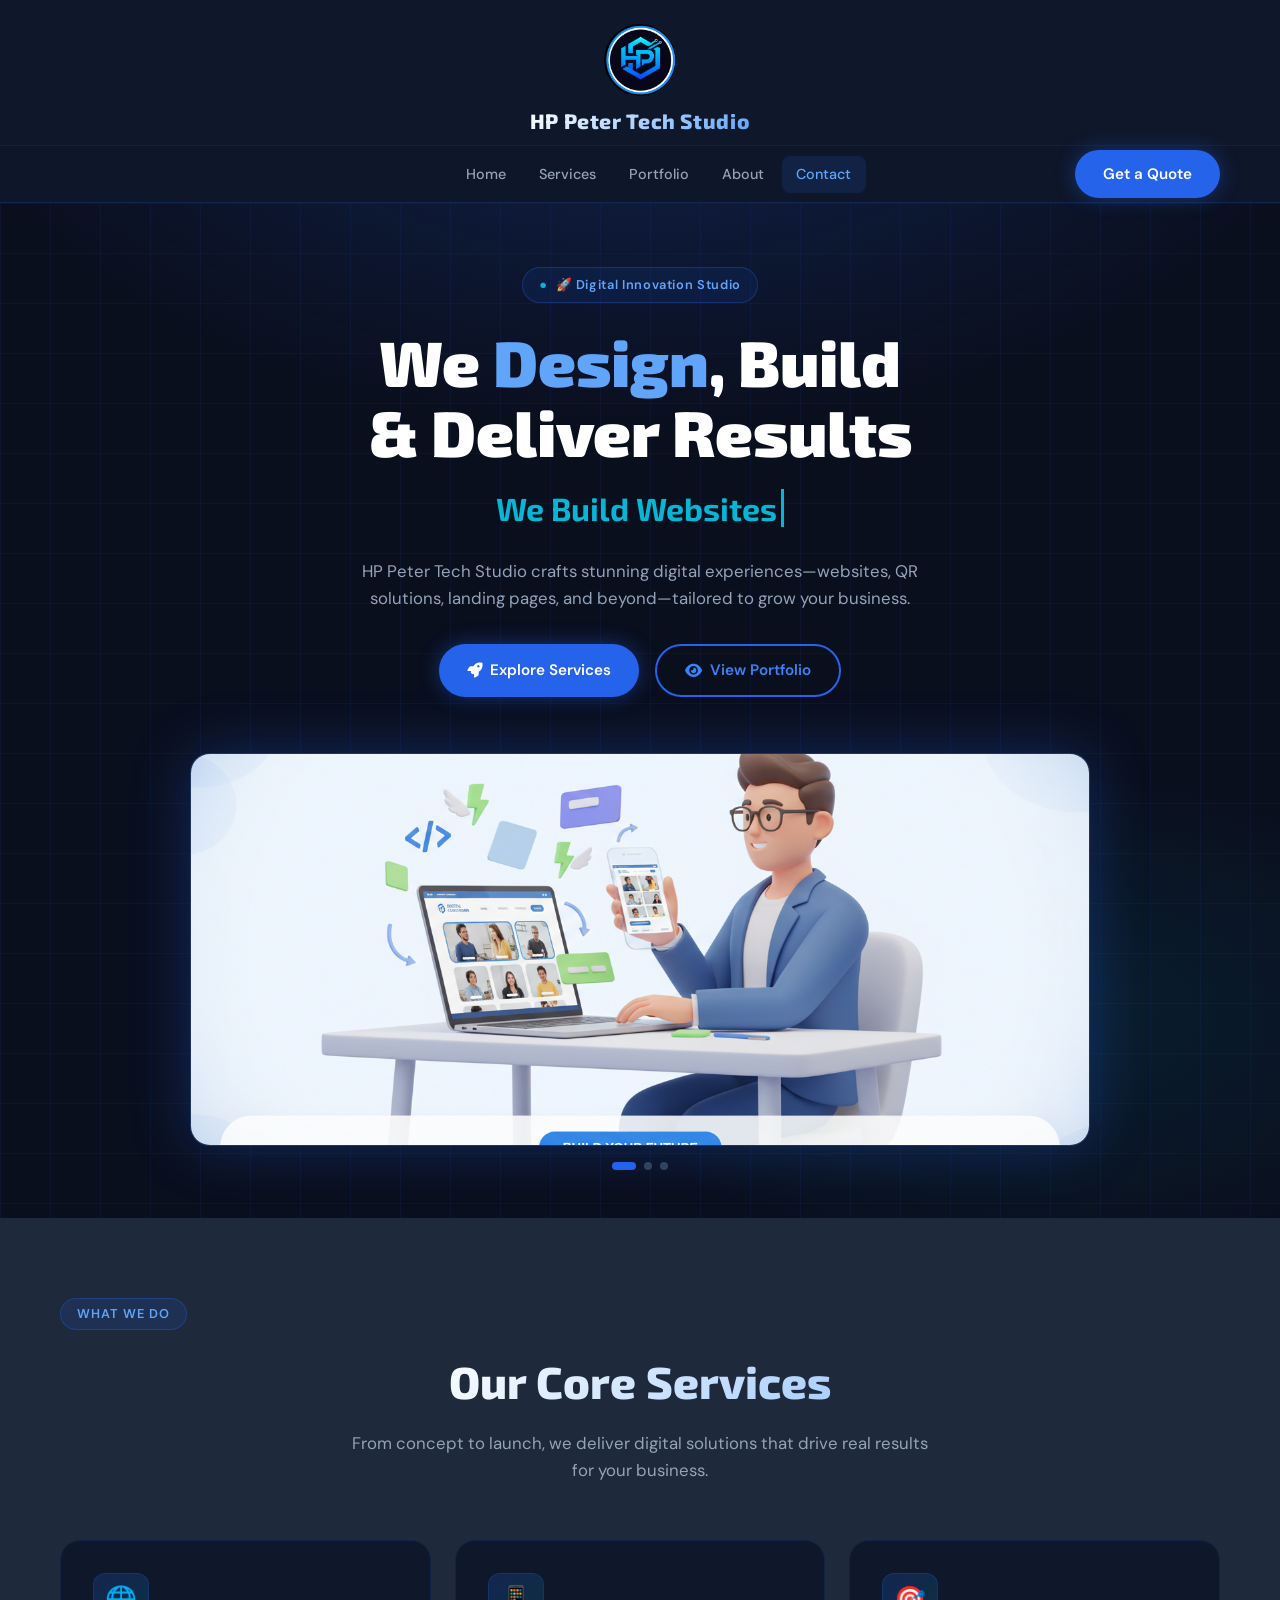
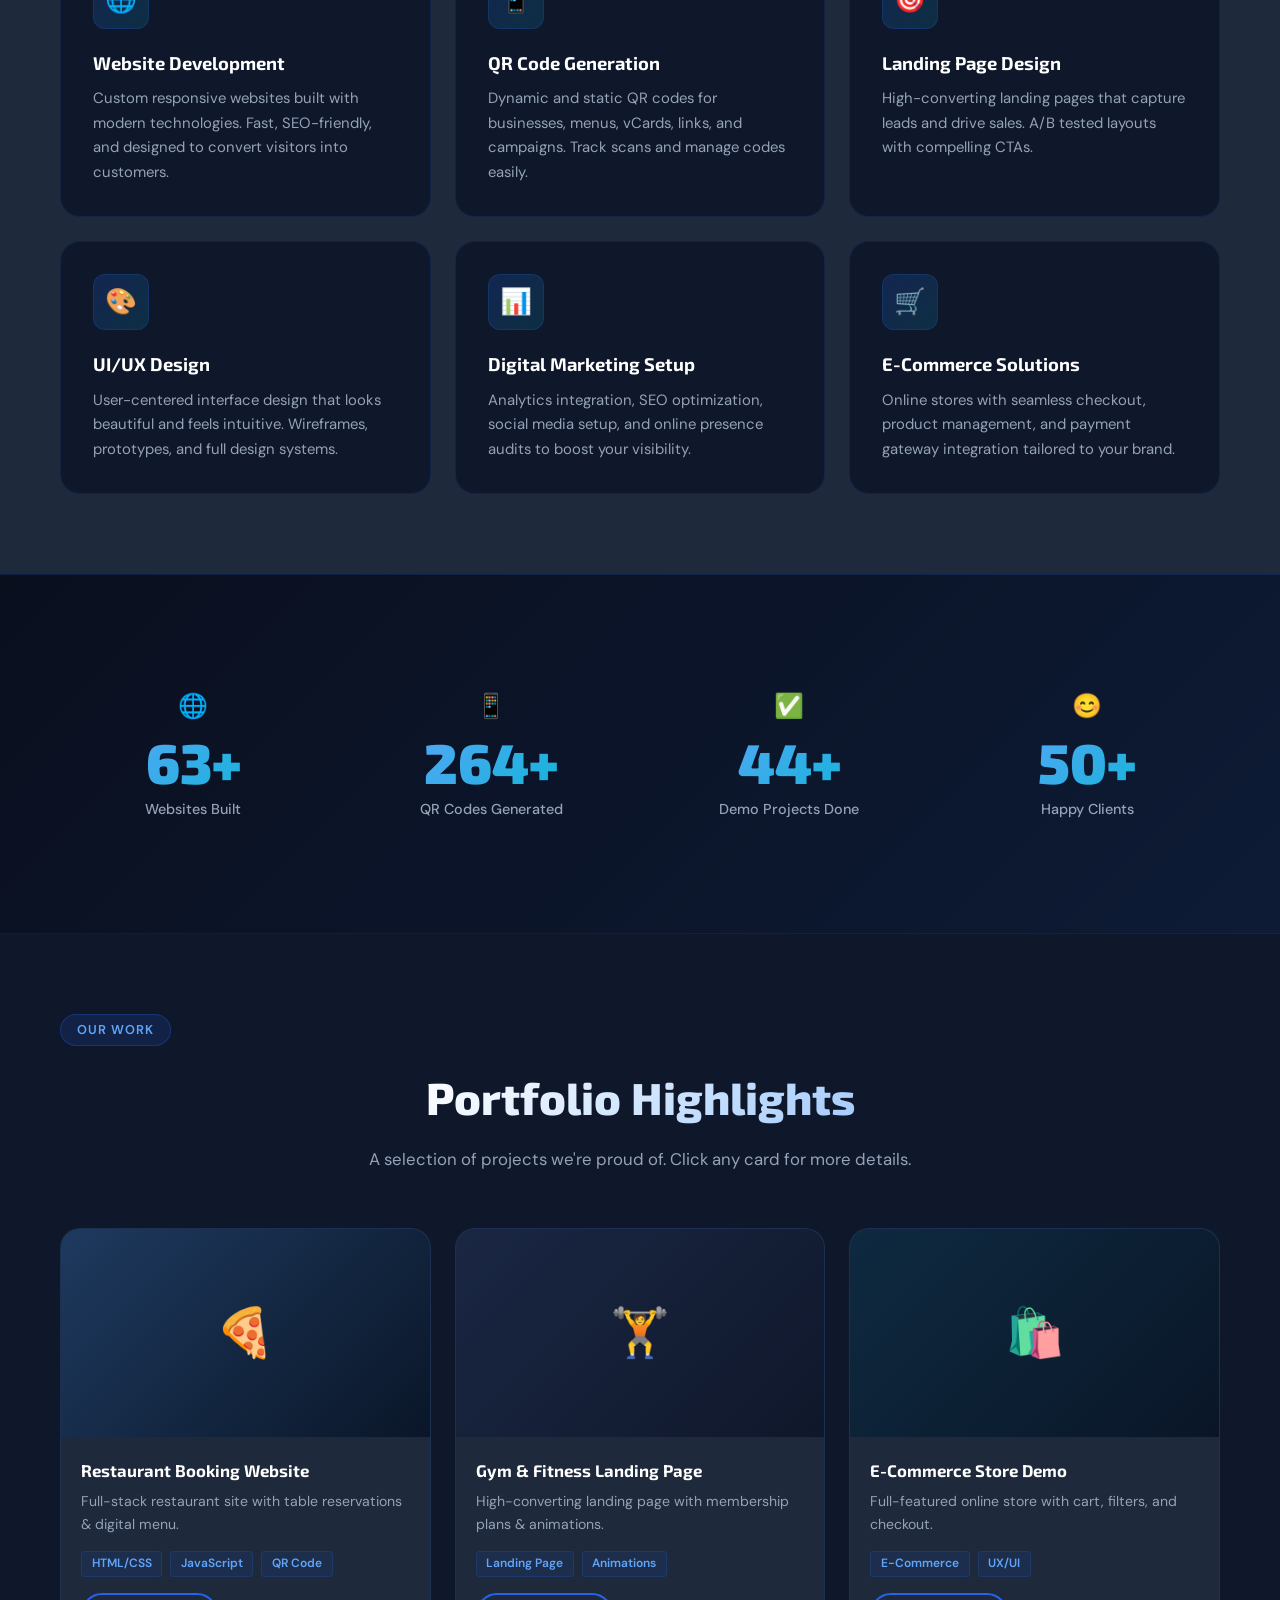
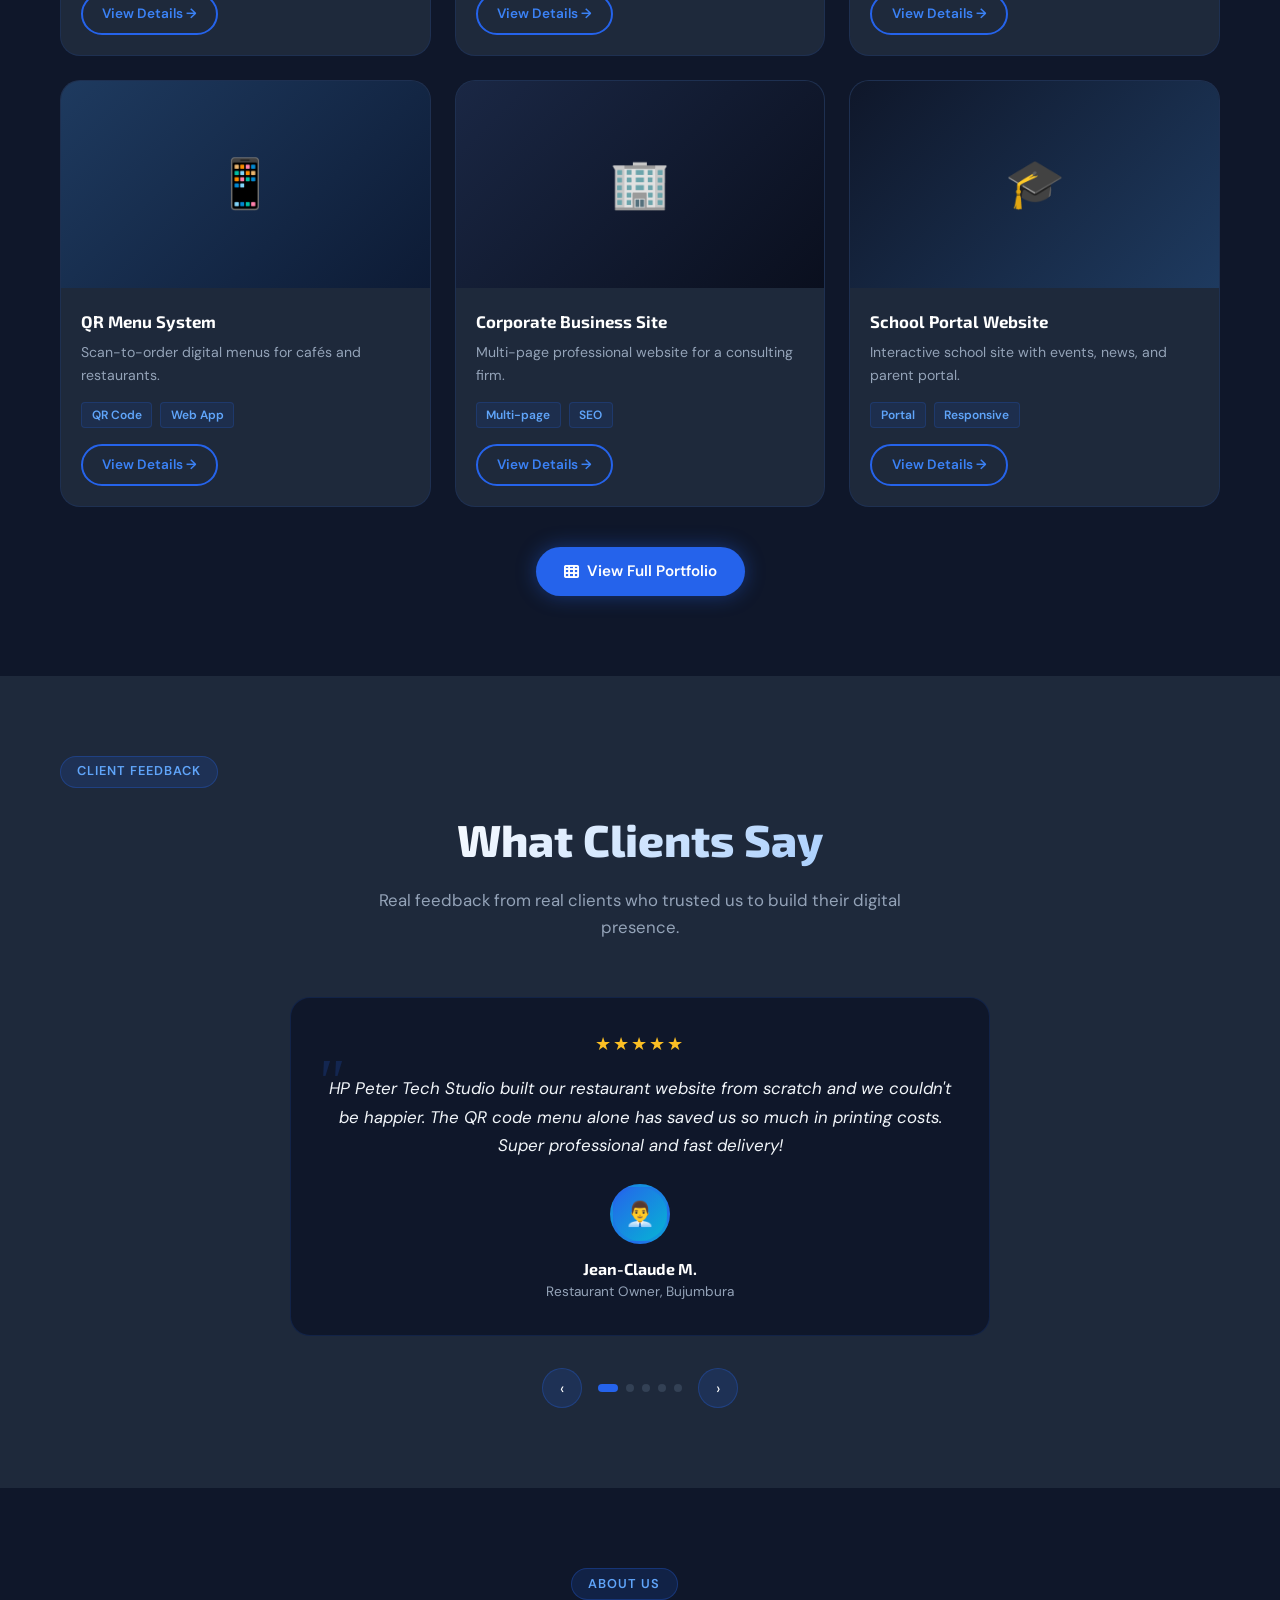
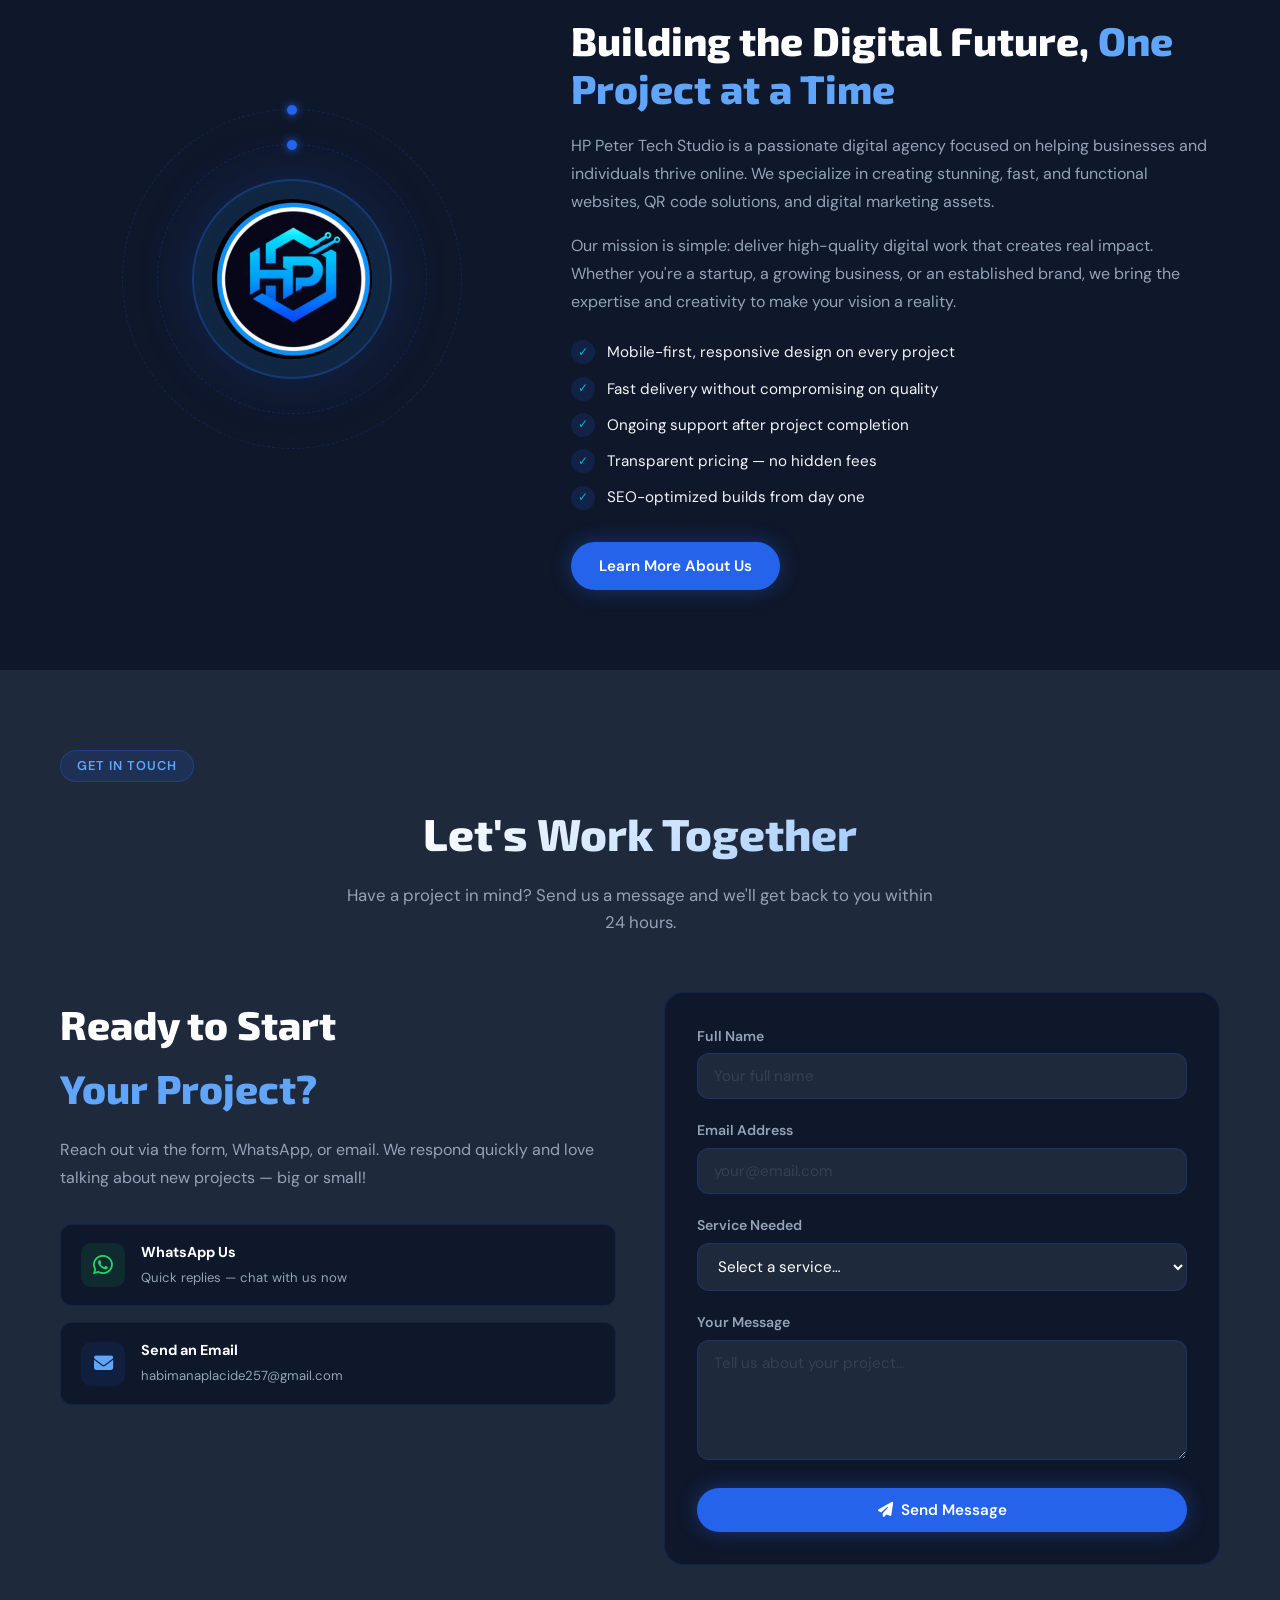
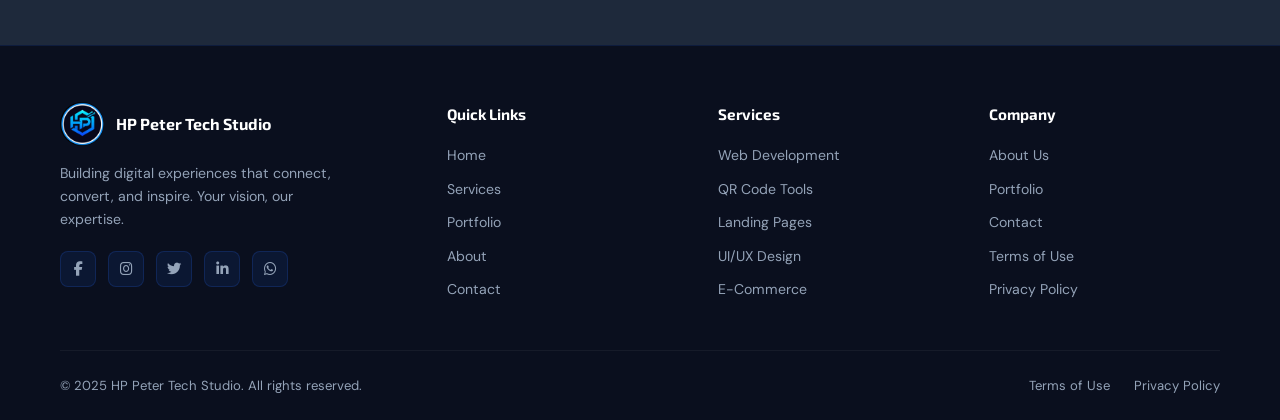
<file: index.html>
<!DOCTYPE html>
<html lang="en">
<head>
  <meta charset="UTF-8" />
  <meta name="viewport" content="width=device-width, initial-scale=1.0" />
  <title>HP Peter Tech Studio | Web Design & Digital Solutions</title>
  <meta name="description" content="HP Peter Tech Studio – Professional web design, QR code generation, landing pages and digital solutions." />
  <link rel="icon" href="images/logo.png" />
  <link rel="preconnect" href="https://fonts.googleapis.com" />
  <link rel="preconnect" href="https://fonts.gstatic.com" crossorigin />
  <link href="https://fonts.googleapis.com/css2?family=Exo+2:wght@400;600;700;800;900&family=DM+Sans:wght@400;500;600&display=swap" rel="stylesheet" />
  <link rel="stylesheet" href="https://cdnjs.cloudflare.com/ajax/libs/font-awesome/6.5.0/css/all.min.css" />
  <link rel="stylesheet" href="style.css" />
</head>
<body>

<!-- ===== SITE HEADER ===== -->
<header id="site-header">
  <div class="container header-inner">
    <img src="images/logo.png" alt="HP Peter Tech Studio Logo" class="header-logo" />
    <span class="header-brand">HP Peter Tech Studio</span>
  </div>
</header>

<!-- ===== NAVBAR ===== -->
<nav id="navbar">
  <div class="container nav-inner">
    <div class="nav-logo-mini">
      <img src="images/logo.png" alt="Logo" />
      <span>HP Peter Tech Studio</span>
    </div>
    <div class="nav-links">
      <a href="#hero" class="active">Home</a>
      <a href="#services">Services</a>
      <a href="#portfolio">Portfolio</a>
      <a href="#about">About</a>
      <a href="#contact">Contact</a>
    </div>
    <a href="#contact" class="btn btn-primary nav-cta">Get a Quote</a>
    <button class="hamburger" aria-label="Toggle menu">
      <span></span><span></span><span></span>
    </button>
  </div>
  <div class="mobile-menu">
    <a href="#hero">Home</a>
    <a href="#services">Services</a>
    <a href="#portfolio">Portfolio</a>
    <a href="#about">About</a>
    <a href="#contact">Contact</a>
    <a href="#contact" class="btn btn-primary" style="margin-top:0.5rem">Get a Quote</a>
  </div>
</nav>

<!-- ===== HERO ===== -->
<section id="hero">
  <div class="hero-bg"></div>
  <div class="hero-grid"></div>
  <div class="hero-content">
    <div class="hero-badge">🚀 Digital Innovation Studio</div>
    <h1 class="hero-title">
      We <span class="blue">Design</span>, Build<br />& Deliver Results
    </h1>
    <div class="hero-typing-wrap">
      We <span id="typed-text"></span>
    </div>
    <p class="hero-desc">
      HP Peter Tech Studio crafts stunning digital experiences—websites, QR solutions, landing pages, and beyond—tailored to grow your business.
    </p>
    <div class="hero-btns">
      <a href="#services" class="btn btn-primary"><i class="fa fa-rocket"></i> Explore Services</a>
      <a href="#portfolio" class="btn btn-outline"><i class="fa fa-eye"></i> View Portfolio</a>
    </div>
  </div>

  <!-- Hero Slider -->
  <div class="hero-slider-wrap">
    <div class="hero-slider">
      <div class="slide active slide-1">
        <div class="slide-content">
          <!--<div class="slide-icon">🌐</div>
          <div class="slide-title">Professional Website Development</div>
          <div class="slide-desc">Modern, fast, and responsive websites built to impress your clients</div>-->
        </div>
      </div>
      <div class="slide slide-2">
        <div class="slide-content">
          <!--<div class="slide-icon">📱</div>
          <div class="slide-title">QR Code Solutions & Tools</div>
          <div class="slide-desc">Custom QR codes for menus, business cards, marketing campaigns and more</div>-->
        </div>
      </div>
      <div class="slide slide-3">
        <div class="slide-content">
          <!--<div class="slide-icon">🎯</div>
          <div class="slide-title">Landing Pages That Convert</div>
          <div class="slide-desc">High-converting landing pages designed to turn visitors into customers</div>-->
        </div>
      </div>
    </div>
    <div class="slider-dots">
      <span class="active"></span>
      <span></span>
      <span></span>
    </div>
  </div>
</section>

<!-- ===== SERVICES ===== -->
<section id="services" class="section">
  <div class="container">
    <span class="tag" data-aos="fade-up">What We Do</span>
    <h2 class="section-title" data-aos="fade-up" data-aos-delay="100">Our Core Services</h2>
    <p class="section-subtitle" data-aos="fade-up" data-aos-delay="150">From concept to launch, we deliver digital solutions that drive real results for your business.</p>
    <div class="services-grid">

      <div class="service-card" data-aos="fade-up" data-aos-delay="0">
        <div class="service-icon">🌐</div>
        <h3>Website Development</h3>
        <p>Custom responsive websites built with modern technologies. Fast, SEO-friendly, and designed to convert visitors into customers.</p>
      </div>

      <div class="service-card" data-aos="fade-up" data-aos-delay="80">
        <div class="service-icon">📱</div>
        <h3>QR Code Generation</h3>
        <p>Dynamic and static QR codes for businesses, menus, vCards, links, and campaigns. Track scans and manage codes easily.</p>
      </div>

      <div class="service-card" data-aos="fade-up" data-aos-delay="160">
        <div class="service-icon">🎯</div>
        <h3>Landing Page Design</h3>
        <p>High-converting landing pages that capture leads and drive sales. A/B tested layouts with compelling CTAs.</p>
      </div>

      <div class="service-card" data-aos="fade-up" data-aos-delay="0">
        <div class="service-icon">🎨</div>
        <h3>UI/UX Design</h3>
        <p>User-centered interface design that looks beautiful and feels intuitive. Wireframes, prototypes, and full design systems.</p>
      </div>

      <div class="service-card" data-aos="fade-up" data-aos-delay="80">
        <div class="service-icon">📊</div>
        <h3>Digital Marketing Setup</h3>
        <p>Analytics integration, SEO optimization, social media setup, and online presence audits to boost your visibility.</p>
      </div>

      <div class="service-card" data-aos="fade-up" data-aos-delay="160">
        <div class="service-icon">🛒</div>
        <h3>E-Commerce Solutions</h3>
        <p>Online stores with seamless checkout, product management, and payment gateway integration tailored to your brand.</p>
      </div>

    </div>
  </div>
</section>

<!-- ===== COUNTERS ===== -->
<section id="counters" class="section">
  <div class="container">
    <div class="counters-grid">
      <div class="counter-card" data-aos="zoom-in">
        <div class="counter-icon">🌐</div>
        <div class="counter-number" data-target="120" data-suffix="+">0+</div>
        <div class="counter-label">Websites Built</div>
      </div>
      <div class="counter-card" data-aos="zoom-in" data-aos-delay="80">
        <div class="counter-icon">📱</div>
        <div class="counter-number" data-target="500" data-suffix="+">0+</div>
        <div class="counter-label">QR Codes Generated</div>
      </div>
      <div class="counter-card" data-aos="zoom-in" data-aos-delay="160">
        <div class="counter-icon">✅</div>
        <div class="counter-number" data-target="85" data-suffix="+">0+</div>
        <div class="counter-label">Demo Projects Done</div>
      </div>
      <div class="counter-card" data-aos="zoom-in" data-aos-delay="240">
        <div class="counter-icon">😊</div>
        <div class="counter-number" data-target="95" data-suffix="+">0+</div>
        <div class="counter-label">Happy Clients</div>
      </div>
    </div>
  </div>
</section>

<!-- ===== PORTFOLIO ===== -->
<section id="portfolio" class="section">
  <div class="container">
    <span class="tag" data-aos="fade-up">Our Work</span>
    <h2 class="section-title" data-aos="fade-up" data-aos-delay="100">Portfolio Highlights</h2>
    <p class="section-subtitle" data-aos="fade-up" data-aos-delay="150">A selection of projects we're proud of. Click any card for more details.</p>
    <div class="portfolio-grid">

      <div class="portfolio-card" data-aos="fade-up" data-aos-delay="0"
        data-lightbox="true" data-icon="🍕" data-title="Restaurant Booking Website"
        data-desc="A fully responsive restaurant website featuring online table bookings, a digital menu with QR code integration, and an admin panel to manage reservations in real time.">
        <div class="portfolio-img">
          <div class="portfolio-img-inner" style="background: linear-gradient(135deg,#1e3a5f,#0a1628);">🍕</div>
          <div class="portfolio-overlay">🔍</div>
        </div>
        <div class="portfolio-info">
          <h3>Restaurant Booking Website</h3>
          <p>Full-stack restaurant site with table reservations & digital menu.</p>
          <div class="portfolio-tags">
            <span class="ptag">HTML/CSS</span>
            <span class="ptag">JavaScript</span>
            <span class="ptag">QR Code</span>
          </div>
          <span class="btn btn-outline" style="font-size:0.85rem;padding:0.5rem 1.2rem">View Details →</span>
        </div>
      </div>

      <div class="portfolio-card" data-aos="fade-up" data-aos-delay="80"
        data-lightbox="true" data-icon="🏋️" data-title="Gym & Fitness Landing Page"
        data-desc="A high-converting landing page for a local gym featuring animated stats, membership plans, trainer profiles, and a WhatsApp contact integration that boosted sign-ups by 40%.">
        <div class="portfolio-img">
          <div class="portfolio-img-inner" style="background: linear-gradient(135deg,#1a2744,#0f172a);">🏋️</div>
          <div class="portfolio-overlay">🔍</div>
        </div>
        <div class="portfolio-info">
          <h3>Gym & Fitness Landing Page</h3>
          <p>High-converting landing page with membership plans & animations.</p>
          <div class="portfolio-tags">
            <span class="ptag">Landing Page</span>
            <span class="ptag">Animations</span>
          </div>
          <span class="btn btn-outline" style="font-size:0.85rem;padding:0.5rem 1.2rem">View Details →</span>
        </div>
      </div>

      <div class="portfolio-card" data-aos="fade-up" data-aos-delay="160"
        data-lightbox="true" data-icon="🛍️" data-title="E-Commerce Store Demo"
        data-desc="A demo e-commerce storefront built with modern UX patterns including product filtering, cart functionality, wishlist, and a complete checkout flow with mobile-first design.">
        <div class="portfolio-img">
          <div class="portfolio-img-inner" style="background: linear-gradient(135deg,#0e2a40,#0a1628);">🛍️</div>
          <div class="portfolio-overlay">🔍</div>
        </div>
        <div class="portfolio-info">
          <h3>E-Commerce Store Demo</h3>
          <p>Full-featured online store with cart, filters, and checkout.</p>
          <div class="portfolio-tags">
            <span class="ptag">E-Commerce</span>
            <span class="ptag">UX/UI</span>
          </div>
          <span class="btn btn-outline" style="font-size:0.85rem;padding:0.5rem 1.2rem">View Details →</span>
        </div>
      </div>

      <div class="portfolio-card" data-aos="fade-up" data-aos-delay="0"
        data-lightbox="true" data-icon="📱" data-title="QR Menu System"
        data-desc="A dynamic QR code menu system for cafes and restaurants. Customers scan to view the full menu, specials, and prices. Easy update panel for restaurant owners with no coding needed.">
        <div class="portfolio-img">
          <div class="portfolio-img-inner" style="background: linear-gradient(135deg,#1e3a5f,#0d1b35);">📱</div>
          <div class="portfolio-overlay">🔍</div>
        </div>
        <div class="portfolio-info">
          <h3>QR Menu System</h3>
          <p>Scan-to-order digital menus for cafés and restaurants.</p>
          <div class="portfolio-tags">
            <span class="ptag">QR Code</span>
            <span class="ptag">Web App</span>
          </div>
          <span class="btn btn-outline" style="font-size:0.85rem;padding:0.5rem 1.2rem">View Details →</span>
        </div>
      </div>

      <div class="portfolio-card" data-aos="fade-up" data-aos-delay="80"
        data-lightbox="true" data-icon="🏢" data-title="Corporate Business Site"
        data-desc="A professional multi-page website for a consulting firm featuring team profiles, services, a blog section, Google Maps integration, and a full contact system with email notifications.">
        <div class="portfolio-img">
          <div class="portfolio-img-inner" style="background: linear-gradient(135deg,#1a2744,#0a0f1e);">🏢</div>
          <div class="portfolio-overlay">🔍</div>
        </div>
        <div class="portfolio-info">
          <h3>Corporate Business Site</h3>
          <p>Multi-page professional website for a consulting firm.</p>
          <div class="portfolio-tags">
            <span class="ptag">Multi-page</span>
            <span class="ptag">SEO</span>
          </div>
          <span class="btn btn-outline" style="font-size:0.85rem;padding:0.5rem 1.2rem">View Details →</span>
        </div>
      </div>

      <div class="portfolio-card" data-aos="fade-up" data-aos-delay="160"
        data-lightbox="true" data-icon="🎓" data-title="School Portal Website"
        data-desc="An informational and interactive school website featuring news, event calendar, staff directory, admissions form, and a parent portal with announcements and document downloads.">
        <div class="portfolio-img">
          <div class="portfolio-img-inner" style="background: linear-gradient(135deg,#0f172a,#1e3a5f);">🎓</div>
          <div class="portfolio-overlay">🔍</div>
        </div>
        <div class="portfolio-info">
          <h3>School Portal Website</h3>
          <p>Interactive school site with events, news, and parent portal.</p>
          <div class="portfolio-tags">
            <span class="ptag">Portal</span>
            <span class="ptag">Responsive</span>
          </div>
          <span class="btn btn-outline" style="font-size:0.85rem;padding:0.5rem 1.2rem">View Details →</span>
        </div>
      </div>

    </div>
    <div style="text-align:center;margin-top:2.5rem" data-aos="fade-up">
      <a href="portfolio.html" class="btn btn-primary"><i class="fa fa-th"></i> View Full Portfolio</a>
    </div>
  </div>
</section>

<!-- Lightbox -->
<div class="lightbox-overlay">
  <div class="lightbox-box">
    <div class="lightbox-close">✕</div>
    <div class="lightbox-icon"></div>
    <h3 class="lightbox-title"></h3>
    <p class="lightbox-desc"></p>
    <a href="#contact" class="btn btn-primary">Get Similar Project →</a>
  </div>
</div>

<!-- ===== TESTIMONIALS ===== -->
<section id="testimonials" class="section">
  <div class="container">
    <span class="tag" data-aos="fade-up">Client Feedback</span>
    <h2 class="section-title" data-aos="fade-up" data-aos-delay="100">What Clients Say</h2>
    <p class="section-subtitle" data-aos="fade-up" data-aos-delay="150">Real feedback from real clients who trusted us to build their digital presence.</p>

    <div class="testimonials-slider" data-aos="fade-up" data-aos-delay="200">
      <div class="testimonials-track">
        <div class="testimonial-slide">
          <div class="testimonial-card">
            <div class="testimonial-stars">★★★★★</div>
            <p class="testimonial-text">HP Peter Tech Studio built our restaurant website from scratch and we couldn't be happier. The QR code menu alone has saved us so much in printing costs. Super professional and fast delivery!</p>
            <div class="testimonial-avatar">👨‍💼</div>
            <div class="testimonial-name">Jean-Claude M.</div>
            <div class="testimonial-role">Restaurant Owner, Bujumbura</div>
          </div>
        </div>
        <div class="testimonial-slide">
          <div class="testimonial-card">
            <div class="testimonial-stars">★★★★★</div>
            <p class="testimonial-text">The landing page they designed for our gym doubled our sign-up inquiries in the first month. Clean, modern, and it loads so fast! Highly recommend for any small business.</p>
            <div class="testimonial-avatar">💪</div>
            <div class="testimonial-name">Amina K.</div>
            <div class="testimonial-role">Fitness Studio Manager</div>
          </div>
        </div>
        <div class="testimonial-slide">
          <div class="testimonial-card">
            <div class="testimonial-stars">★★★★★</div>
            <p class="testimonial-text">Really impressed with the quality of work and the attention to detail. They delivered exactly what we discussed and even added some extra features we didn't ask for. Great communication throughout.</p>
            <div class="testimonial-avatar">🏢</div>
            <div class="testimonial-name">Patrick N.</div>
            <div class="testimonial-role">CEO, Consulting Firm</div>
          </div>
        </div>
        <div class="testimonial-slide">
          <div class="testimonial-card">
            <div class="testimonial-stars">★★★★★</div>
            <p class="testimonial-text">Our school needed a professional online presence and HP Peter Tech Studio delivered beyond expectations. Parents love the new site and we get compliments every day. Very talented team!</p>
            <div class="testimonial-avatar">🎓</div>
            <div class="testimonial-name">Sr. Marie-Claire</div>
            <div class="testimonial-role">School Director</div>
          </div>
        </div>
        <div class="testimonial-slide">
          <div class="testimonial-card">
            <div class="testimonial-stars">★★★★★</div>
            <p class="testimonial-text">Fast, affordable, and reliable. They built our e-commerce demo site exactly as we wanted. The mobile version is especially good. Will definitely work with them again for future projects!</p>
            <div class="testimonial-avatar">🛍️</div>
            <div class="testimonial-name">Diane R.</div>
            <div class="testimonial-role">Online Store Owner</div>
          </div>
        </div>
      </div>
      <div class="testimonials-nav">
        <button class="t-prev">‹</button>
        <div class="t-dots">
          <span class="active"></span>
          <span></span><span></span><span></span><span></span>
        </div>
        <button class="t-next">›</button>
      </div>
    </div>
  </div>
</section>

<!-- ===== ABOUT ===== -->
<section id="about" class="section">
  <div class="container">
    <div class="about-inner">
      <div class="about-visual" data-aos="fade-right">
        <div class="orbit orbit-2"><div class="orbit-dot"></div></div>
        <div class="orbit orbit-1"><div class="orbit-dot"></div></div>
        <div class="about-logo-wrap">
          <img src="images/logo.png" alt="HP Peter Tech Studio" />
        </div>
      </div>
      <div class="about-text" data-aos="fade-left" data-aos-delay="100">
        <span class="tag">About Us</span>
        <h2>Building the Digital Future, <span style="color:var(--blue-glow)">One Project at a Time</span></h2>
        <p>HP Peter Tech Studio is a passionate digital agency focused on helping businesses and individuals thrive online. We specialize in creating stunning, fast, and functional websites, QR code solutions, and digital marketing assets.</p>
        <p>Our mission is simple: deliver high-quality digital work that creates real impact. Whether you're a startup, a growing business, or an established brand, we bring the expertise and creativity to make your vision a reality.</p>
        <div class="about-features">
          <div class="about-feature"><span>✓</span> Mobile-first, responsive design on every project</div>
          <div class="about-feature"><span>✓</span> Fast delivery without compromising on quality</div>
          <div class="about-feature"><span>✓</span> Ongoing support after project completion</div>
          <div class="about-feature"><span>✓</span> Transparent pricing — no hidden fees</div>
          <div class="about-feature"><span>✓</span> SEO-optimized builds from day one</div>
        </div>
        <a href="about.html" class="btn btn-primary">Learn More About Us</a>
      </div>
    </div>
  </div>
</section>

<!-- ===== CONTACT ===== -->
<section id="contact" class="section">
  <div class="container">
    <span class="tag" data-aos="fade-up">Get In Touch</span>
    <h2 class="section-title" data-aos="fade-up" data-aos-delay="100">Let's Work Together</h2>
    <p class="section-subtitle" data-aos="fade-up" data-aos-delay="150">Have a project in mind? Send us a message and we'll get back to you within 24 hours.</p>
    <div class="contact-inner">
      <div class="contact-info" data-aos="fade-right">
        <h2>Ready to Start<br /><span style="color:var(--blue-glow)">Your Project?</span></h2>
        <p>Reach out via the form, WhatsApp, or email. We respond quickly and love talking about new projects — big or small!</p>
        <div class="contact-channels">
          <a href="https://wa.me/25768857061?text=Hello%20HP%20Peter%20Tech%20Studio,%20I%20would%20like%20to%20discuss%20a%20project" class="contact-channel" target="_blank" rel="noopener">
            <div class="channel-icon wa"><i class="fab fa-whatsapp" style="color:#25d366;font-size:1.4rem"></i></div>
            <div class="channel-text">
              <strong>WhatsApp Us</strong>
              <span>Quick replies — chat with us now</span>
            </div>
          </a>
          <a href="mailto:habimanaplacide257@gmail.com" class="contact-channel">
            <div class="channel-icon em"><i class="fas fa-envelope" style="color:var(--blue-glow);font-size:1.2rem"></i></div>
            <div class="channel-text">
              <strong>Send an Email</strong>
              <span>habimanaplacide257@gmail.com</span>
            </div>
          </a>
        </div>
      </div>

      <!--<form>
        <label for="subject">Name</label>
        <input type="text" id="name" name="name" placeholder="Enter Your Name" Required>

        <label for="email">Email</label>
        <input type="email" id="email" name="email" placeholder="Enter Your Email" Required>

        <label for="subject">Name</label>
        <input type="text" id="name" name="name" placeholder="Enter Your Name" Required>

        <label for="message">Message</label>
        <input type="text" id="message" name="message" placeholder="Enter Your Message" Required>
        
      </form>-->
      <div class="contact-form-wrap" data-aos="fade-left" data-aos-delay="100">
        <form id="contact-form" action="https://formspree.io/f/YOUR_FORM_ID" method="POST">
          <div class="form-group">
            <label for="name">Full Name</label>
            <input type="text" id="name" name="name" placeholder="Your full name" required />
          </div>
          <div class="form-group">
            <label for="email">Email Address</label>
            <input type="email" id="email" name="email" placeholder="your@email.com" required />
          </div>
          <div class="form-group">
            <label for="service">Service Needed</label>
            <select id="service" name="service">
              <option value="">Select a service…</option>
              <option>Website Development</option>
              <option>QR Code Generation</option>
              <option>Landing Page Design</option>
              <option>E-Commerce Store</option>
              <option>UI/UX Design</option>
              <option>Other</option>
            </select>
          </div>
          <div class="form-group">
            <label for="message">Your Message</label>
            <textarea id="message" name="message" placeholder="Tell us about your project…" required></textarea>
          </div>
          <button type="submit" class="btn btn-primary" style="width:100%;justify-content:center">
            <i class="fas fa-paper-plane"></i> Send Message
          </button>
          <div class="form-success">✅ Message sent! We'll get back to you soon.</div>
        </form>
      </div>
    </div>
  </div>
</section>

<!-- ===== FOOTER ===== -->
<footer>
  <div class="container">
    <div class="footer-grid">
      <div class="footer-brand">
        <div class="footer-logo">
          <img src="images/logo.png" alt="Logo" />
          <span>HP Peter Tech Studio</span>
        </div>
        <p>Building digital experiences that connect, convert, and inspire. Your vision, our expertise.</p>
        <div class="footer-social">
          <a href="https://www.facebook.com/profile.php?id=61583111527157" class="social-icon" aria-label="Facebook"><i class="fab fa-facebook-f"></i></a>
          <a href="#" class="social-icon" aria-label="Instagram"><i class="fab fa-instagram"></i></a>
          <a href="#" class="social-icon" aria-label="Twitter"><i class="fab fa-twitter"></i></a>
          <a href="https://www.linkedin.com/in/placide-habimana-944597352/" class="social-icon" aria-label="LinkedIn"><i class="fab fa-linkedin-in"></i></a>
          <a href="https://wa.me/25768857061" class="social-icon" aria-label="WhatsApp"><i class="fab fa-whatsapp"></i></a>
        </div>
      </div>
      <div class="footer-col">
        <h4>Quick Links</h4>
        <ul>
          <li><a href="#hero">Home</a></li>
          <li><a href="#services">Services</a></li>
          <li><a href="#portfolio">Portfolio</a></li>
          <li><a href="#about">About</a></li>
          <li><a href="#contact">Contact</a></li>
        </ul>
      </div>
      <div class="footer-col">
        <h4>Services</h4>
        <ul>
          <li><a href="services.html">Web Development</a></li>
          <li><a href="services.html">QR Code Tools</a></li>
          <li><a href="services.html">Landing Pages</a></li>
          <li><a href="services.html">UI/UX Design</a></li>
          <li><a href="services.html">E-Commerce</a></li>
        </ul>
      </div>
      <div class="footer-col">
        <h4>Company</h4>
        <ul>
          <li><a href="about.html">About Us</a></li>
          <li><a href="portfolio.html">Portfolio</a></li>
          <li><a href="contact.html">Contact</a></li>
          <li><a href="terms.html">Terms of Use</a></li>
          <li><a href="privacy.html">Privacy Policy</a></li>
        </ul>
      </div>
    </div>
    <div class="footer-bottom">
      <p>© 2025 HP Peter Tech Studio. All rights reserved.</p>
      <div class="footer-legal">
        <a href="terms.html">Terms of Use</a>
        <a href="privacy.html">Privacy Policy</a>
      </div>
    </div>
  </div>
</footer>

<button class="back-to-top" aria-label="Back to top">↑</button>

<script src="script.js"></script>
</body>
</html>
</file>
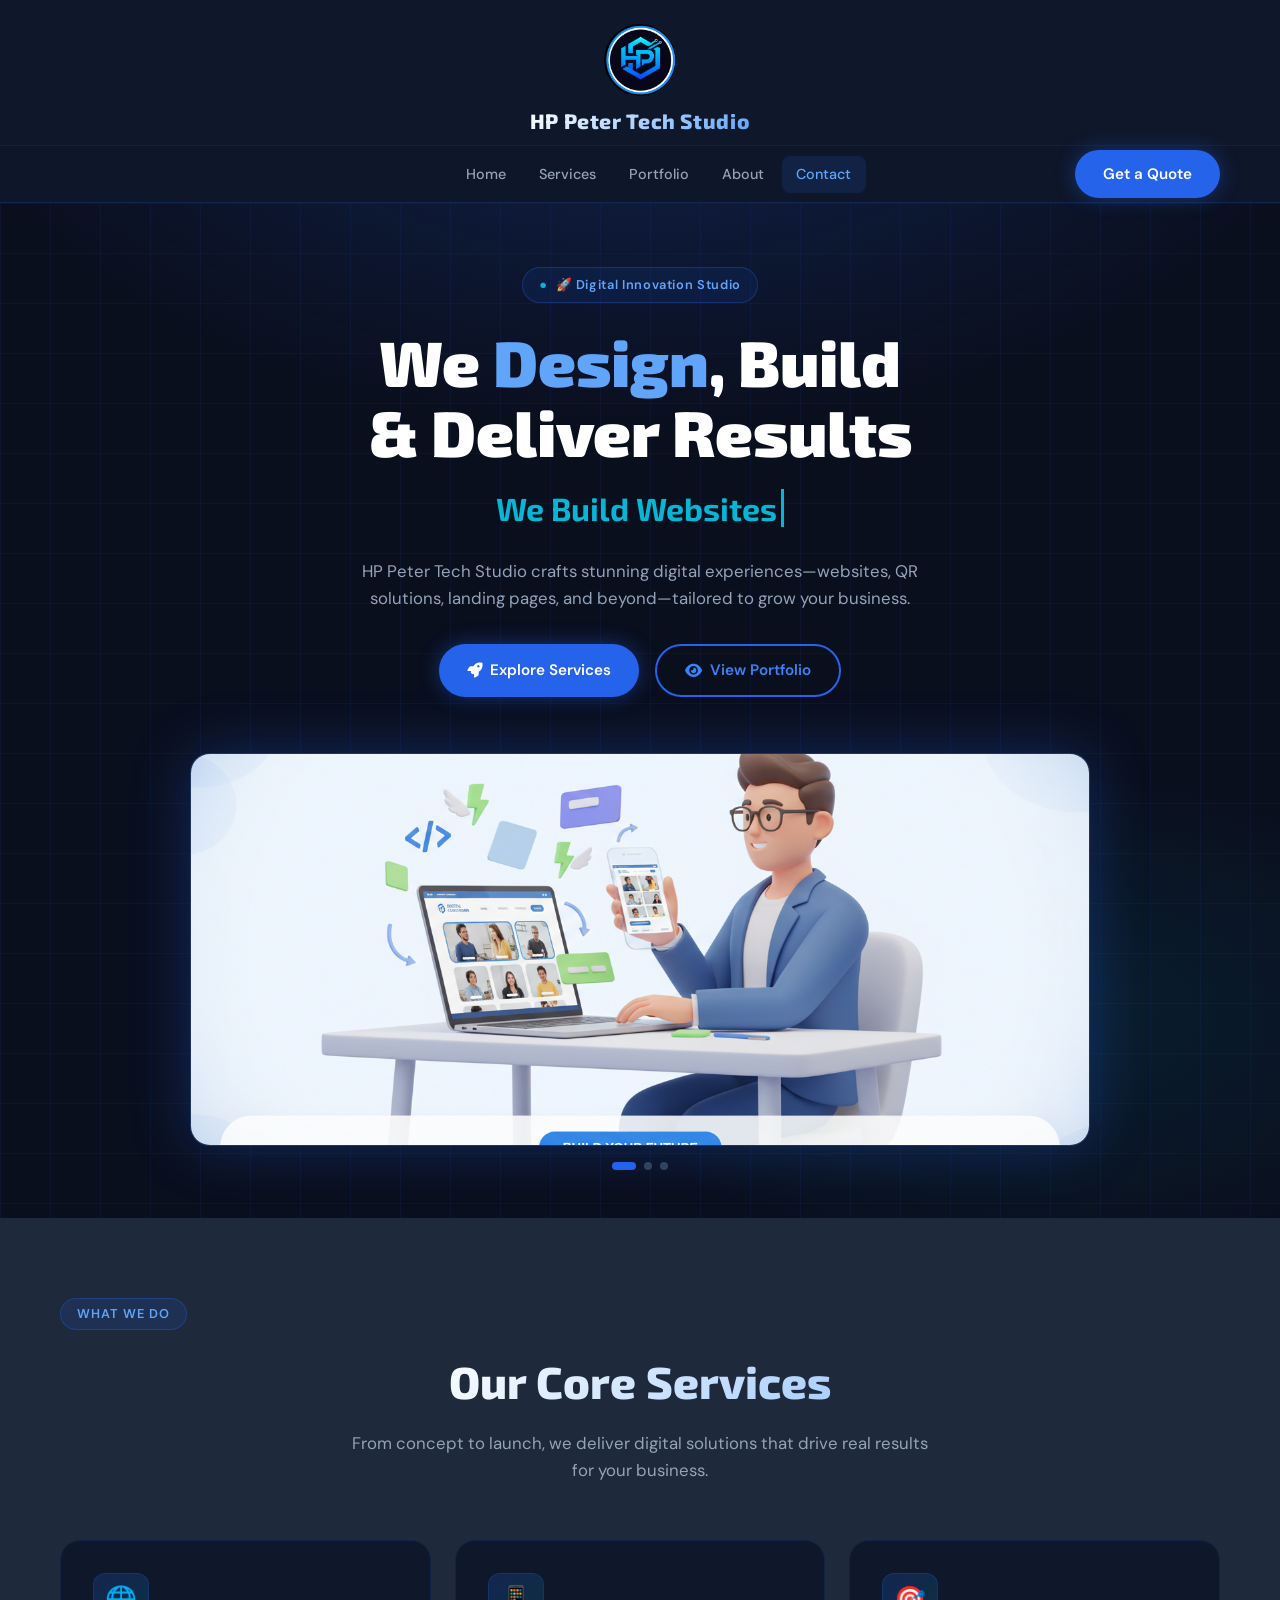
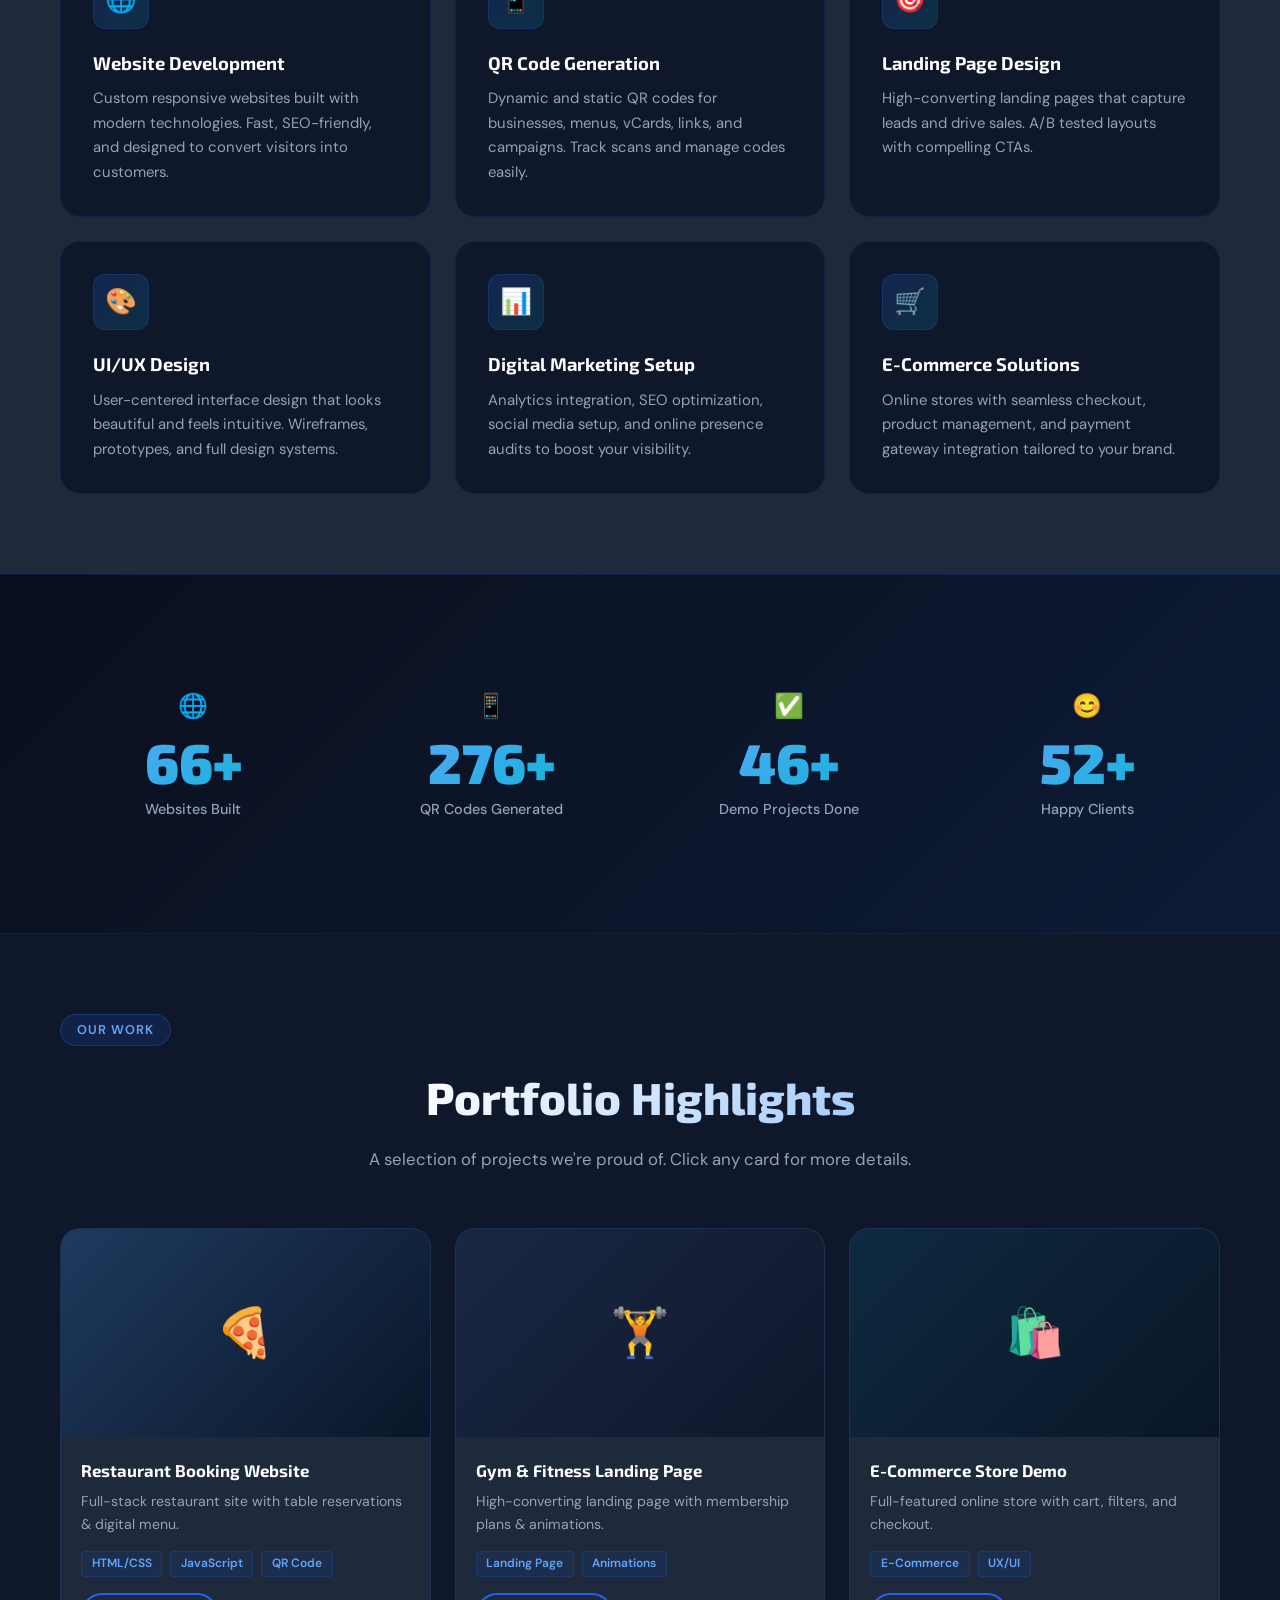
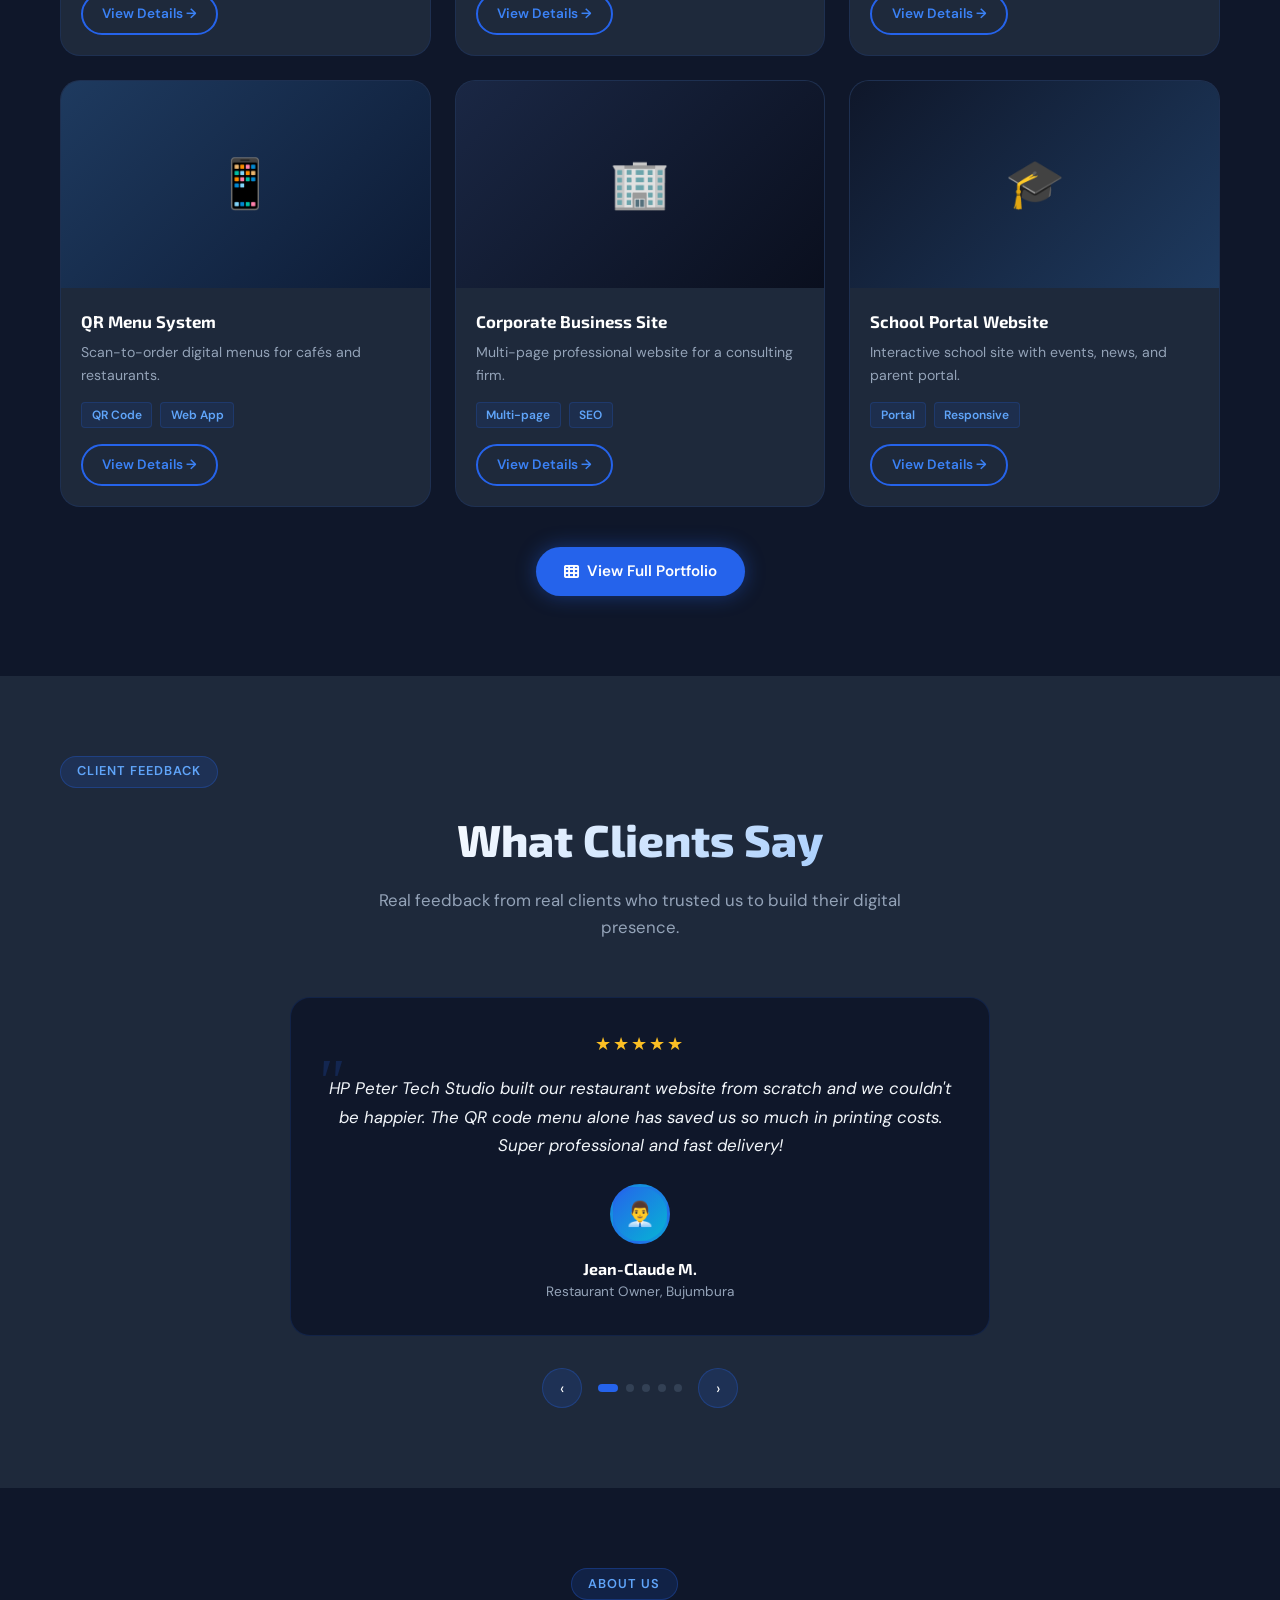
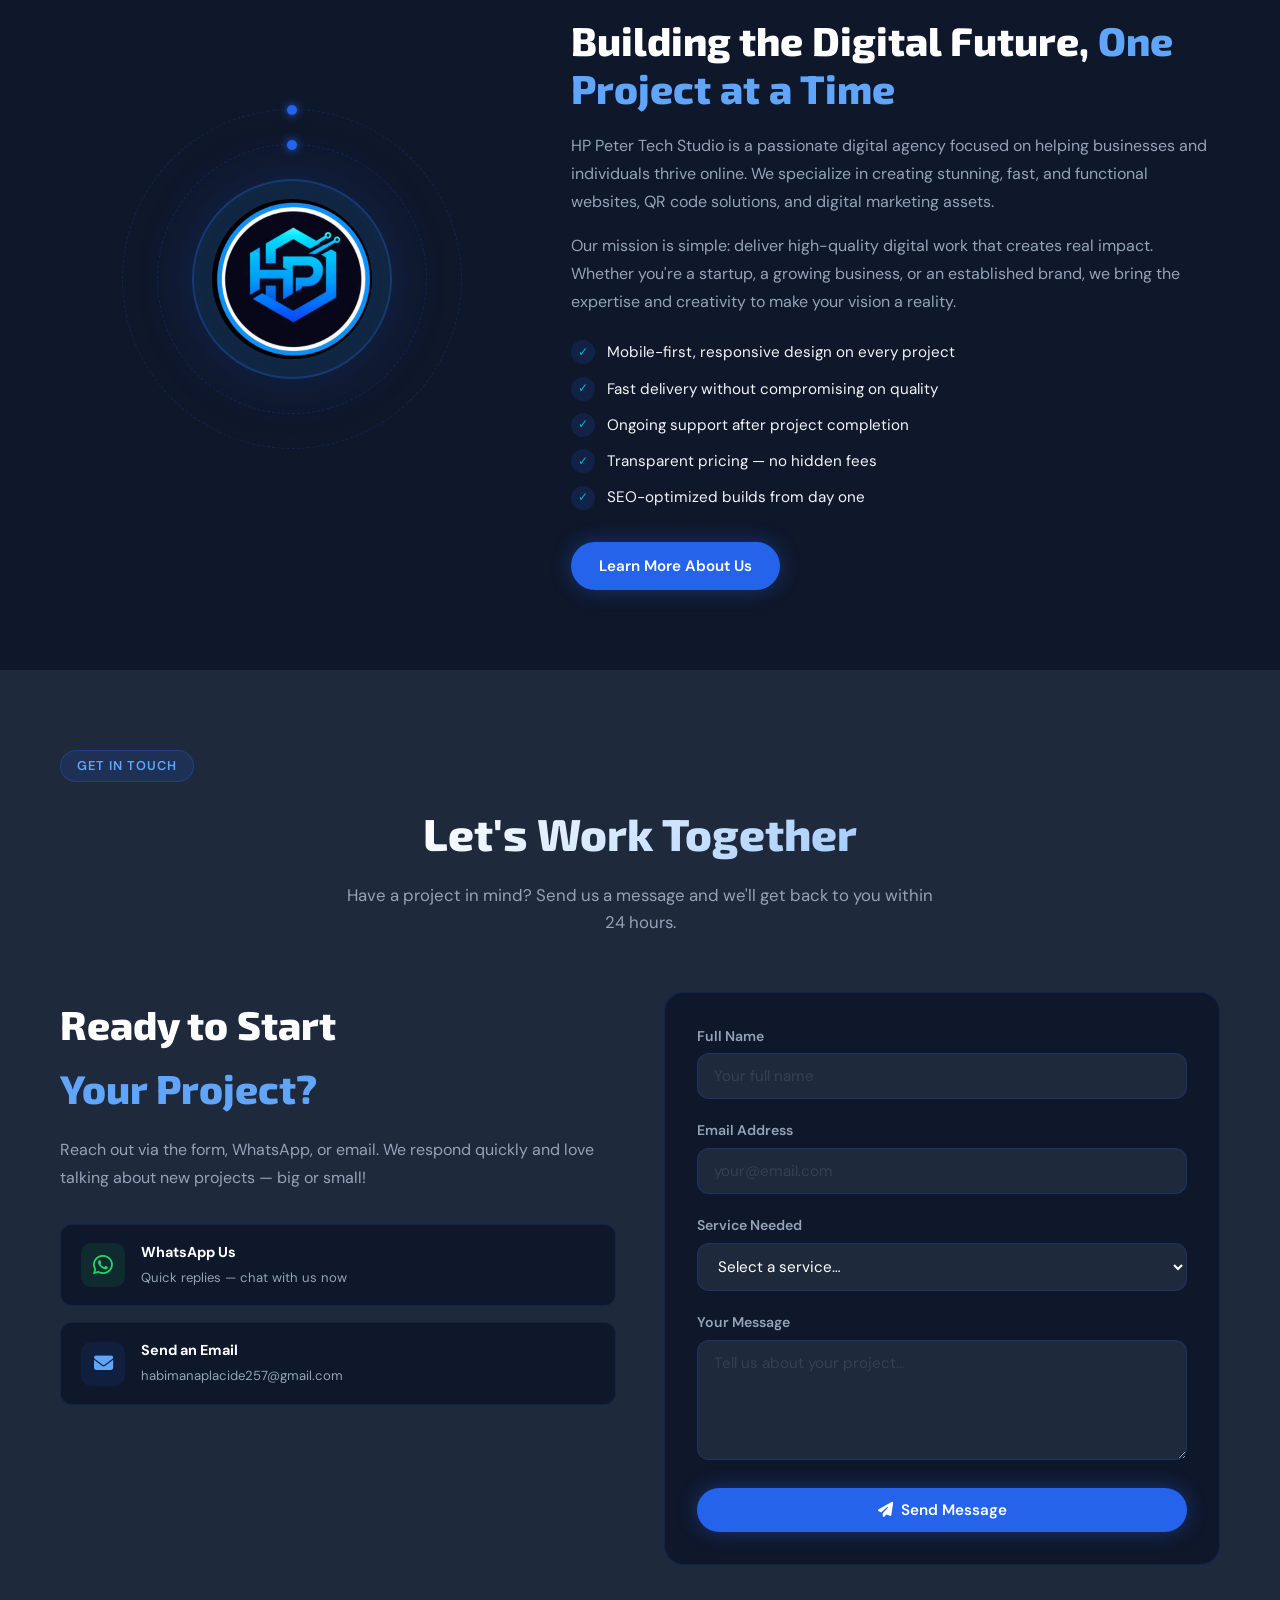
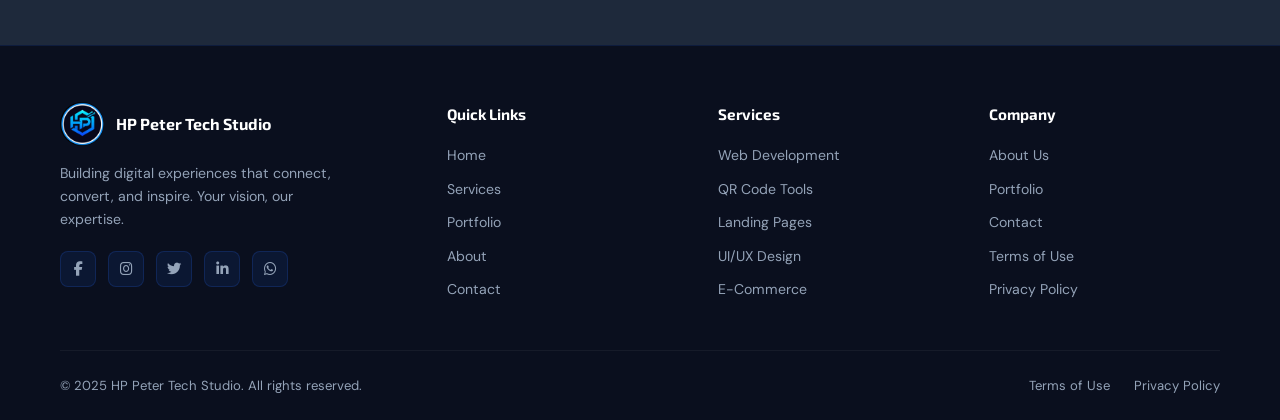
<file: hptech/index.html>
<!DOCTYPE html>
<html lang="en">
<head>
  <meta charset="UTF-8" />
  <meta name="viewport" content="width=device-width, initial-scale=1.0" />
  <title>HP Peter Tech Studio | Web Design & Digital Solutions</title>
  <meta name="description" content="HP Peter Tech Studio – Professional web design, QR code generation, landing pages and digital solutions." />
  <link rel="icon" href="images/logo.png" />
  <link rel="preconnect" href="https://fonts.googleapis.com" />
  <link rel="preconnect" href="https://fonts.gstatic.com" crossorigin />
  <link href="https://fonts.googleapis.com/css2?family=Exo+2:wght@400;600;700;800;900&family=DM+Sans:wght@400;500;600&display=swap" rel="stylesheet" />
  <link rel="stylesheet" href="https://cdnjs.cloudflare.com/ajax/libs/font-awesome/6.5.0/css/all.min.css" />
  <link rel="stylesheet" href="style.css" />
</head>
<body>

<!-- ===== SITE HEADER ===== -->
<header id="site-header">
  <div class="container header-inner">
    <img src="images/logo.png" alt="HP Peter Tech Studio Logo" class="header-logo" />
    <span class="header-brand">HP Peter Tech Studio</span>
  </div>
</header>

<!-- ===== NAVBAR ===== -->
<nav id="navbar">
  <div class="container nav-inner">
    <div class="nav-logo-mini">
      <img src="images/logo.png" alt="Logo" />
      <span>HP Peter Tech Studio</span>
    </div>
    <div class="nav-links">
      <a href="#hero" class="active">Home</a>
      <a href="#services">Services</a>
      <a href="#portfolio">Portfolio</a>
      <a href="#about">About</a>
      <a href="#contact">Contact</a>
    </div>
    <a href="#contact" class="btn btn-primary nav-cta">Get a Quote</a>
    <button class="hamburger" aria-label="Toggle menu">
      <span></span><span></span><span></span>
    </button>
  </div>
  <div class="mobile-menu">
    <a href="#hero">Home</a>
    <a href="#services">Services</a>
    <a href="#portfolio">Portfolio</a>
    <a href="#about">About</a>
    <a href="#contact">Contact</a>
    <a href="#contact" class="btn btn-primary" style="margin-top:0.5rem">Get a Quote</a>
  </div>
</nav>

<!-- ===== HERO ===== -->
<section id="hero">
  <div class="hero-bg"></div>
  <div class="hero-grid"></div>
  <div class="hero-content">
    <div class="hero-badge">🚀 Digital Innovation Studio</div>
    <h1 class="hero-title">
      We <span class="blue">Design</span>, Build<br />& Deliver Results
    </h1>
    <div class="hero-typing-wrap">
      We <span id="typed-text"></span>
    </div>
    <p class="hero-desc">
      HP Peter Tech Studio crafts stunning digital experiences—websites, QR solutions, landing pages, and beyond—tailored to grow your business.
    </p>
    <div class="hero-btns">
      <a href="#services" class="btn btn-primary"><i class="fa fa-rocket"></i> Explore Services</a>
      <a href="#portfolio" class="btn btn-outline"><i class="fa fa-eye"></i> View Portfolio</a>
    </div>
  </div>

  <!-- Hero Slider -->
  <div class="hero-slider-wrap">
    <div class="hero-slider">
      <div class="slide active slide-1">
        <div class="slide-content">
          <!--<div class="slide-icon">🌐</div>
          <div class="slide-title">Professional Website Development</div>
          <div class="slide-desc">Modern, fast, and responsive websites built to impress your clients</div>-->
        </div>
      </div>
      <div class="slide slide-2">
        <div class="slide-content">
          <!--<div class="slide-icon">📱</div>
          <div class="slide-title">QR Code Solutions & Tools</div>
          <div class="slide-desc">Custom QR codes for menus, business cards, marketing campaigns and more</div>-->
        </div>
      </div>
      <div class="slide slide-3">
        <div class="slide-content">
          <!--<div class="slide-icon">🎯</div>
          <div class="slide-title">Landing Pages That Convert</div>
          <div class="slide-desc">High-converting landing pages designed to turn visitors into customers</div>-->
        </div>
      </div>
    </div>
    <div class="slider-dots">
      <span class="active"></span>
      <span></span>
      <span></span>
    </div>
  </div>
</section>

<!-- ===== SERVICES ===== -->
<section id="services" class="section">
  <div class="container">
    <span class="tag" data-aos="fade-up">What We Do</span>
    <h2 class="section-title" data-aos="fade-up" data-aos-delay="100">Our Core Services</h2>
    <p class="section-subtitle" data-aos="fade-up" data-aos-delay="150">From concept to launch, we deliver digital solutions that drive real results for your business.</p>
    <div class="services-grid">

      <div class="service-card" data-aos="fade-up" data-aos-delay="0">
        <div class="service-icon">🌐</div>
        <h3>Website Development</h3>
        <p>Custom responsive websites built with modern technologies. Fast, SEO-friendly, and designed to convert visitors into customers.</p>
      </div>

      <div class="service-card" data-aos="fade-up" data-aos-delay="80">
        <div class="service-icon">📱</div>
        <h3>QR Code Generation</h3>
        <p>Dynamic and static QR codes for businesses, menus, vCards, links, and campaigns. Track scans and manage codes easily.</p>
      </div>

      <div class="service-card" data-aos="fade-up" data-aos-delay="160">
        <div class="service-icon">🎯</div>
        <h3>Landing Page Design</h3>
        <p>High-converting landing pages that capture leads and drive sales. A/B tested layouts with compelling CTAs.</p>
      </div>

      <div class="service-card" data-aos="fade-up" data-aos-delay="0">
        <div class="service-icon">🎨</div>
        <h3>UI/UX Design</h3>
        <p>User-centered interface design that looks beautiful and feels intuitive. Wireframes, prototypes, and full design systems.</p>
      </div>

      <div class="service-card" data-aos="fade-up" data-aos-delay="80">
        <div class="service-icon">📊</div>
        <h3>Digital Marketing Setup</h3>
        <p>Analytics integration, SEO optimization, social media setup, and online presence audits to boost your visibility.</p>
      </div>

      <div class="service-card" data-aos="fade-up" data-aos-delay="160">
        <div class="service-icon">🛒</div>
        <h3>E-Commerce Solutions</h3>
        <p>Online stores with seamless checkout, product management, and payment gateway integration tailored to your brand.</p>
      </div>

    </div>
  </div>
</section>

<!-- ===== COUNTERS ===== -->
<section id="counters" class="section">
  <div class="container">
    <div class="counters-grid">
      <div class="counter-card" data-aos="zoom-in">
        <div class="counter-icon">🌐</div>
        <div class="counter-number" data-target="120" data-suffix="+">0+</div>
        <div class="counter-label">Websites Built</div>
      </div>
      <div class="counter-card" data-aos="zoom-in" data-aos-delay="80">
        <div class="counter-icon">📱</div>
        <div class="counter-number" data-target="500" data-suffix="+">0+</div>
        <div class="counter-label">QR Codes Generated</div>
      </div>
      <div class="counter-card" data-aos="zoom-in" data-aos-delay="160">
        <div class="counter-icon">✅</div>
        <div class="counter-number" data-target="85" data-suffix="+">0+</div>
        <div class="counter-label">Demo Projects Done</div>
      </div>
      <div class="counter-card" data-aos="zoom-in" data-aos-delay="240">
        <div class="counter-icon">😊</div>
        <div class="counter-number" data-target="95" data-suffix="+">0+</div>
        <div class="counter-label">Happy Clients</div>
      </div>
    </div>
  </div>
</section>

<!-- ===== PORTFOLIO ===== -->
<section id="portfolio" class="section">
  <div class="container">
    <span class="tag" data-aos="fade-up">Our Work</span>
    <h2 class="section-title" data-aos="fade-up" data-aos-delay="100">Portfolio Highlights</h2>
    <p class="section-subtitle" data-aos="fade-up" data-aos-delay="150">A selection of projects we're proud of. Click any card for more details.</p>
    <div class="portfolio-grid">

      <div class="portfolio-card" data-aos="fade-up" data-aos-delay="0"
        data-lightbox="true" data-icon="🍕" data-title="Restaurant Booking Website"
        data-desc="A fully responsive restaurant website featuring online table bookings, a digital menu with QR code integration, and an admin panel to manage reservations in real time.">
        <div class="portfolio-img">
          <div class="portfolio-img-inner" style="background: linear-gradient(135deg,#1e3a5f,#0a1628);">🍕</div>
          <div class="portfolio-overlay">🔍</div>
        </div>
        <div class="portfolio-info">
          <h3>Restaurant Booking Website</h3>
          <p>Full-stack restaurant site with table reservations & digital menu.</p>
          <div class="portfolio-tags">
            <span class="ptag">HTML/CSS</span>
            <span class="ptag">JavaScript</span>
            <span class="ptag">QR Code</span>
          </div>
          <span class="btn btn-outline" style="font-size:0.85rem;padding:0.5rem 1.2rem">View Details →</span>
        </div>
      </div>

      <div class="portfolio-card" data-aos="fade-up" data-aos-delay="80"
        data-lightbox="true" data-icon="🏋️" data-title="Gym & Fitness Landing Page"
        data-desc="A high-converting landing page for a local gym featuring animated stats, membership plans, trainer profiles, and a WhatsApp contact integration that boosted sign-ups by 40%.">
        <div class="portfolio-img">
          <div class="portfolio-img-inner" style="background: linear-gradient(135deg,#1a2744,#0f172a);">🏋️</div>
          <div class="portfolio-overlay">🔍</div>
        </div>
        <div class="portfolio-info">
          <h3>Gym & Fitness Landing Page</h3>
          <p>High-converting landing page with membership plans & animations.</p>
          <div class="portfolio-tags">
            <span class="ptag">Landing Page</span>
            <span class="ptag">Animations</span>
          </div>
          <span class="btn btn-outline" style="font-size:0.85rem;padding:0.5rem 1.2rem">View Details →</span>
        </div>
      </div>

      <div class="portfolio-card" data-aos="fade-up" data-aos-delay="160"
        data-lightbox="true" data-icon="🛍️" data-title="E-Commerce Store Demo"
        data-desc="A demo e-commerce storefront built with modern UX patterns including product filtering, cart functionality, wishlist, and a complete checkout flow with mobile-first design.">
        <div class="portfolio-img">
          <div class="portfolio-img-inner" style="background: linear-gradient(135deg,#0e2a40,#0a1628);">🛍️</div>
          <div class="portfolio-overlay">🔍</div>
        </div>
        <div class="portfolio-info">
          <h3>E-Commerce Store Demo</h3>
          <p>Full-featured online store with cart, filters, and checkout.</p>
          <div class="portfolio-tags">
            <span class="ptag">E-Commerce</span>
            <span class="ptag">UX/UI</span>
          </div>
          <span class="btn btn-outline" style="font-size:0.85rem;padding:0.5rem 1.2rem">View Details →</span>
        </div>
      </div>

      <div class="portfolio-card" data-aos="fade-up" data-aos-delay="0"
        data-lightbox="true" data-icon="📱" data-title="QR Menu System"
        data-desc="A dynamic QR code menu system for cafes and restaurants. Customers scan to view the full menu, specials, and prices. Easy update panel for restaurant owners with no coding needed.">
        <div class="portfolio-img">
          <div class="portfolio-img-inner" style="background: linear-gradient(135deg,#1e3a5f,#0d1b35);">📱</div>
          <div class="portfolio-overlay">🔍</div>
        </div>
        <div class="portfolio-info">
          <h3>QR Menu System</h3>
          <p>Scan-to-order digital menus for cafés and restaurants.</p>
          <div class="portfolio-tags">
            <span class="ptag">QR Code</span>
            <span class="ptag">Web App</span>
          </div>
          <span class="btn btn-outline" style="font-size:0.85rem;padding:0.5rem 1.2rem">View Details →</span>
        </div>
      </div>

      <div class="portfolio-card" data-aos="fade-up" data-aos-delay="80"
        data-lightbox="true" data-icon="🏢" data-title="Corporate Business Site"
        data-desc="A professional multi-page website for a consulting firm featuring team profiles, services, a blog section, Google Maps integration, and a full contact system with email notifications.">
        <div class="portfolio-img">
          <div class="portfolio-img-inner" style="background: linear-gradient(135deg,#1a2744,#0a0f1e);">🏢</div>
          <div class="portfolio-overlay">🔍</div>
        </div>
        <div class="portfolio-info">
          <h3>Corporate Business Site</h3>
          <p>Multi-page professional website for a consulting firm.</p>
          <div class="portfolio-tags">
            <span class="ptag">Multi-page</span>
            <span class="ptag">SEO</span>
          </div>
          <span class="btn btn-outline" style="font-size:0.85rem;padding:0.5rem 1.2rem">View Details →</span>
        </div>
      </div>

      <div class="portfolio-card" data-aos="fade-up" data-aos-delay="160"
        data-lightbox="true" data-icon="🎓" data-title="School Portal Website"
        data-desc="An informational and interactive school website featuring news, event calendar, staff directory, admissions form, and a parent portal with announcements and document downloads.">
        <div class="portfolio-img">
          <div class="portfolio-img-inner" style="background: linear-gradient(135deg,#0f172a,#1e3a5f);">🎓</div>
          <div class="portfolio-overlay">🔍</div>
        </div>
        <div class="portfolio-info">
          <h3>School Portal Website</h3>
          <p>Interactive school site with events, news, and parent portal.</p>
          <div class="portfolio-tags">
            <span class="ptag">Portal</span>
            <span class="ptag">Responsive</span>
          </div>
          <span class="btn btn-outline" style="font-size:0.85rem;padding:0.5rem 1.2rem">View Details →</span>
        </div>
      </div>

    </div>
    <div style="text-align:center;margin-top:2.5rem" data-aos="fade-up">
      <a href="portfolio.html" class="btn btn-primary"><i class="fa fa-th"></i> View Full Portfolio</a>
    </div>
  </div>
</section>

<!-- Lightbox -->
<div class="lightbox-overlay">
  <div class="lightbox-box">
    <div class="lightbox-close">✕</div>
    <div class="lightbox-icon"></div>
    <h3 class="lightbox-title"></h3>
    <p class="lightbox-desc"></p>
    <a href="#contact" class="btn btn-primary">Get Similar Project →</a>
  </div>
</div>

<!-- ===== TESTIMONIALS ===== -->
<section id="testimonials" class="section">
  <div class="container">
    <span class="tag" data-aos="fade-up">Client Feedback</span>
    <h2 class="section-title" data-aos="fade-up" data-aos-delay="100">What Clients Say</h2>
    <p class="section-subtitle" data-aos="fade-up" data-aos-delay="150">Real feedback from real clients who trusted us to build their digital presence.</p>

    <div class="testimonials-slider" data-aos="fade-up" data-aos-delay="200">
      <div class="testimonials-track">
        <div class="testimonial-slide">
          <div class="testimonial-card">
            <div class="testimonial-stars">★★★★★</div>
            <p class="testimonial-text">HP Peter Tech Studio built our restaurant website from scratch and we couldn't be happier. The QR code menu alone has saved us so much in printing costs. Super professional and fast delivery!</p>
            <div class="testimonial-avatar">👨‍💼</div>
            <div class="testimonial-name">Jean-Claude M.</div>
            <div class="testimonial-role">Restaurant Owner, Bujumbura</div>
          </div>
        </div>
        <div class="testimonial-slide">
          <div class="testimonial-card">
            <div class="testimonial-stars">★★★★★</div>
            <p class="testimonial-text">The landing page they designed for our gym doubled our sign-up inquiries in the first month. Clean, modern, and it loads so fast! Highly recommend for any small business.</p>
            <div class="testimonial-avatar">💪</div>
            <div class="testimonial-name">Amina K.</div>
            <div class="testimonial-role">Fitness Studio Manager</div>
          </div>
        </div>
        <div class="testimonial-slide">
          <div class="testimonial-card">
            <div class="testimonial-stars">★★★★★</div>
            <p class="testimonial-text">Really impressed with the quality of work and the attention to detail. They delivered exactly what we discussed and even added some extra features we didn't ask for. Great communication throughout.</p>
            <div class="testimonial-avatar">🏢</div>
            <div class="testimonial-name">Patrick N.</div>
            <div class="testimonial-role">CEO, Consulting Firm</div>
          </div>
        </div>
        <div class="testimonial-slide">
          <div class="testimonial-card">
            <div class="testimonial-stars">★★★★★</div>
            <p class="testimonial-text">Our school needed a professional online presence and HP Peter Tech Studio delivered beyond expectations. Parents love the new site and we get compliments every day. Very talented team!</p>
            <div class="testimonial-avatar">🎓</div>
            <div class="testimonial-name">Sr. Marie-Claire</div>
            <div class="testimonial-role">School Director</div>
          </div>
        </div>
        <div class="testimonial-slide">
          <div class="testimonial-card">
            <div class="testimonial-stars">★★★★★</div>
            <p class="testimonial-text">Fast, affordable, and reliable. They built our e-commerce demo site exactly as we wanted. The mobile version is especially good. Will definitely work with them again for future projects!</p>
            <div class="testimonial-avatar">🛍️</div>
            <div class="testimonial-name">Diane R.</div>
            <div class="testimonial-role">Online Store Owner</div>
          </div>
        </div>
      </div>
      <div class="testimonials-nav">
        <button class="t-prev">‹</button>
        <div class="t-dots">
          <span class="active"></span>
          <span></span><span></span><span></span><span></span>
        </div>
        <button class="t-next">›</button>
      </div>
    </div>
  </div>
</section>

<!-- ===== ABOUT ===== -->
<section id="about" class="section">
  <div class="container">
    <div class="about-inner">
      <div class="about-visual" data-aos="fade-right">
        <div class="orbit orbit-2"><div class="orbit-dot"></div></div>
        <div class="orbit orbit-1"><div class="orbit-dot"></div></div>
        <div class="about-logo-wrap">
          <img src="images/logo.png" alt="HP Peter Tech Studio" />
        </div>
      </div>
      <div class="about-text" data-aos="fade-left" data-aos-delay="100">
        <span class="tag">About Us</span>
        <h2>Building the Digital Future, <span style="color:var(--blue-glow)">One Project at a Time</span></h2>
        <p>HP Peter Tech Studio is a passionate digital agency focused on helping businesses and individuals thrive online. We specialize in creating stunning, fast, and functional websites, QR code solutions, and digital marketing assets.</p>
        <p>Our mission is simple: deliver high-quality digital work that creates real impact. Whether you're a startup, a growing business, or an established brand, we bring the expertise and creativity to make your vision a reality.</p>
        <div class="about-features">
          <div class="about-feature"><span>✓</span> Mobile-first, responsive design on every project</div>
          <div class="about-feature"><span>✓</span> Fast delivery without compromising on quality</div>
          <div class="about-feature"><span>✓</span> Ongoing support after project completion</div>
          <div class="about-feature"><span>✓</span> Transparent pricing — no hidden fees</div>
          <div class="about-feature"><span>✓</span> SEO-optimized builds from day one</div>
        </div>
        <a href="about.html" class="btn btn-primary">Learn More About Us</a>
      </div>
    </div>
  </div>
</section>

<!-- ===== CONTACT ===== -->
<section id="contact" class="section">
  <div class="container">
    <span class="tag" data-aos="fade-up">Get In Touch</span>
    <h2 class="section-title" data-aos="fade-up" data-aos-delay="100">Let's Work Together</h2>
    <p class="section-subtitle" data-aos="fade-up" data-aos-delay="150">Have a project in mind? Send us a message and we'll get back to you within 24 hours.</p>
    <div class="contact-inner">
      <div class="contact-info" data-aos="fade-right">
        <h2>Ready to Start<br /><span style="color:var(--blue-glow)">Your Project?</span></h2>
        <p>Reach out via the form, WhatsApp, or email. We respond quickly and love talking about new projects — big or small!</p>
        <div class="contact-channels">
          <a href="https://wa.me/25777544572?text=Hello%20HP%20Peter%20Tech%20Studio%2C%20I%20need%20a%20website" class="contact-channel" target="_blank" rel="noopener">
            <div class="channel-icon wa"><i class="fab fa-whatsapp" style="color:#25d366;font-size:1.4rem"></i></div>
            <div class="channel-text">
              <strong>WhatsApp Us</strong>
              <span>Quick replies — chat with us now</span>
            </div>
          </a>
          <a href="mailto:habimanaplacide257@gmail.com" class="contact-channel">
            <div class="channel-icon em"><i class="fas fa-envelope" style="color:var(--blue-glow);font-size:1.2rem"></i></div>
            <div class="channel-text">
              <strong>Send an Email</strong>
              <span>habimanaplacide257@gmail.com</span>
            </div>
          </a>
        </div>
      </div>

      <!--<form>
        <label for="subject">Name</label>
        <input type="text" id="name" name="name" placeholder="Enter Your Name" Required>

        <label for="email">Email</label>
        <input type="email" id="email" name="email" placeholder="Enter Your Email" Required>

        <label for="subject">Name</label>
        <input type="text" id="name" name="name" placeholder="Enter Your Name" Required>

        <label for="message">Message</label>
        <input type="text" id="message" name="message" placeholder="Enter Your Message" Required>
        
      </form>-->
      <div class="contact-form-wrap" data-aos="fade-left" data-aos-delay="100">
        <form id="contact-form" action="https://formspree.io/f/YOUR_FORM_ID" method="POST">
          <div class="form-group">
            <label for="name">Full Name</label>
            <input type="text" id="name" name="name" placeholder="Your full name" required />
          </div>
          <div class="form-group">
            <label for="email">Email Address</label>
            <input type="email" id="email" name="email" placeholder="your@email.com" required />
          </div>
          <div class="form-group">
            <label for="service">Service Needed</label>
            <select id="service" name="service">
              <option value="">Select a service…</option>
              <option>Website Development</option>
              <option>QR Code Generation</option>
              <option>Landing Page Design</option>
              <option>E-Commerce Store</option>
              <option>UI/UX Design</option>
              <option>Other</option>
            </select>
          </div>
          <div class="form-group">
            <label for="message">Your Message</label>
            <textarea id="message" name="message" placeholder="Tell us about your project…" required></textarea>
          </div>
          <button type="submit" class="btn btn-primary" style="width:100%;justify-content:center">
            <i class="fas fa-paper-plane"></i> Send Message
          </button>
          <div class="form-success">✅ Message sent! We'll get back to you soon.</div>
        </form>
      </div>
    </div>
  </div>
</section>

<!-- ===== FOOTER ===== -->
<footer>
  <div class="container">
    <div class="footer-grid">
      <div class="footer-brand">
        <div class="footer-logo">
          <img src="images/logo.png" alt="Logo" />
          <span>HP Peter Tech Studio</span>
        </div>
        <p>Building digital experiences that connect, convert, and inspire. Your vision, our expertise.</p>
        <div class="footer-social">
          <a href="https://www.facebook.com/profile.php?id=61583111527157" class="social-icon" aria-label="Facebook"><i class="fab fa-facebook-f"></i></a>
          <a href="#" class="social-icon" aria-label="Instagram"><i class="fab fa-instagram"></i></a>
          <a href="#" class="social-icon" aria-label="Twitter"><i class="fab fa-twitter"></i></a>
          <a href="https://www.linkedin.com/in/placide-habimana-944597352/" class="social-icon" aria-label="LinkedIn"><i class="fab fa-linkedin-in"></i></a>
          <a href="https://wa.me/25777544572" class="social-icon" aria-label="WhatsApp"><i class="fab fa-whatsapp"></i></a>
        </div>
      </div>
      <div class="footer-col">
        <h4>Quick Links</h4>
        <ul>
          <li><a href="#hero">Home</a></li>
          <li><a href="#services">Services</a></li>
          <li><a href="#portfolio">Portfolio</a></li>
          <li><a href="#about">About</a></li>
          <li><a href="#contact">Contact</a></li>
        </ul>
      </div>
      <div class="footer-col">
        <h4>Services</h4>
        <ul>
          <li><a href="services.html">Web Development</a></li>
          <li><a href="services.html">QR Code Tools</a></li>
          <li><a href="services.html">Landing Pages</a></li>
          <li><a href="services.html">UI/UX Design</a></li>
          <li><a href="services.html">E-Commerce</a></li>
        </ul>
      </div>
      <div class="footer-col">
        <h4>Company</h4>
        <ul>
          <li><a href="about.html">About Us</a></li>
          <li><a href="portfolio.html">Portfolio</a></li>
          <li><a href="contact.html">Contact</a></li>
          <li><a href="terms.html">Terms of Use</a></li>
          <li><a href="privacy.html">Privacy Policy</a></li>
        </ul>
      </div>
    </div>
    <div class="footer-bottom">
      <p>© 2025 HP Peter Tech Studio. All rights reserved.</p>
      <div class="footer-legal">
        <a href="terms.html">Terms of Use</a>
        <a href="privacy.html">Privacy Policy</a>
      </div>
    </div>
  </div>
</footer>

<button class="back-to-top" aria-label="Back to top">↑</button>

<script src="script.js"></script>
</body>
</html>
</file>
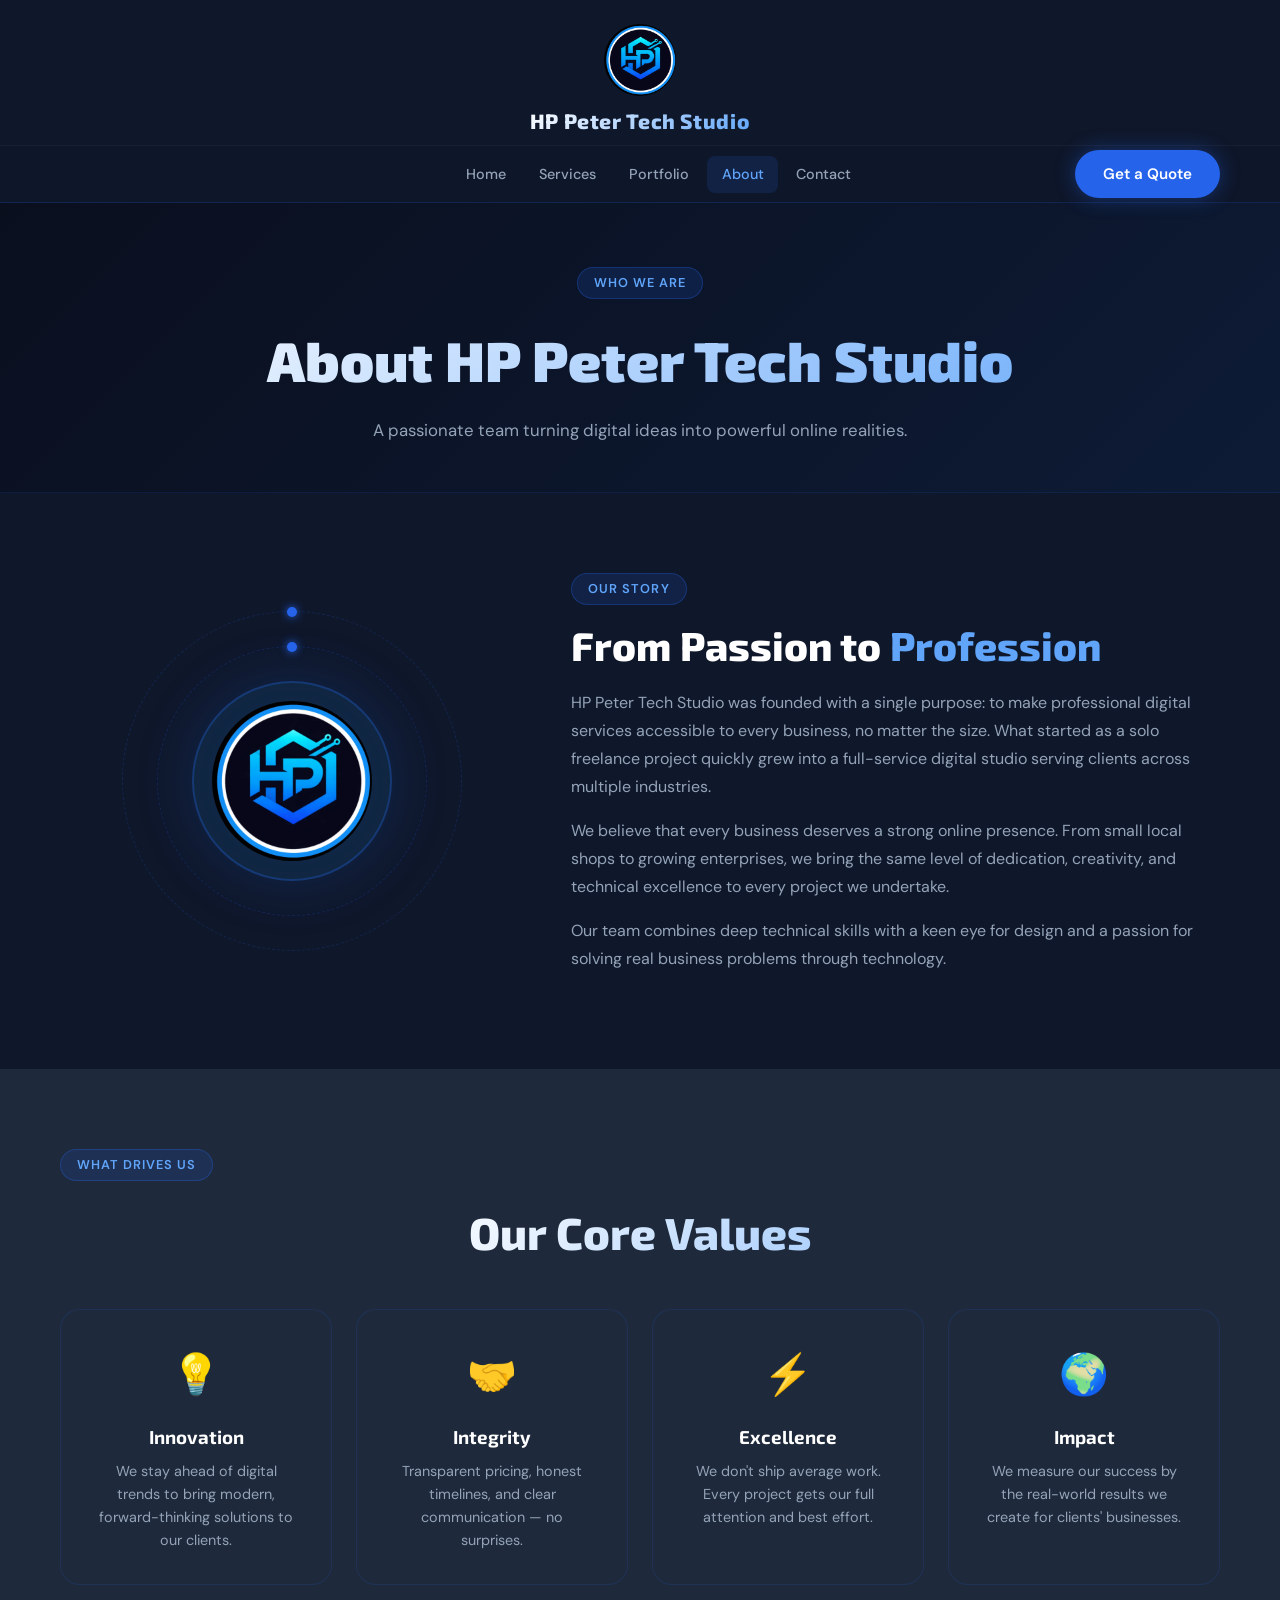
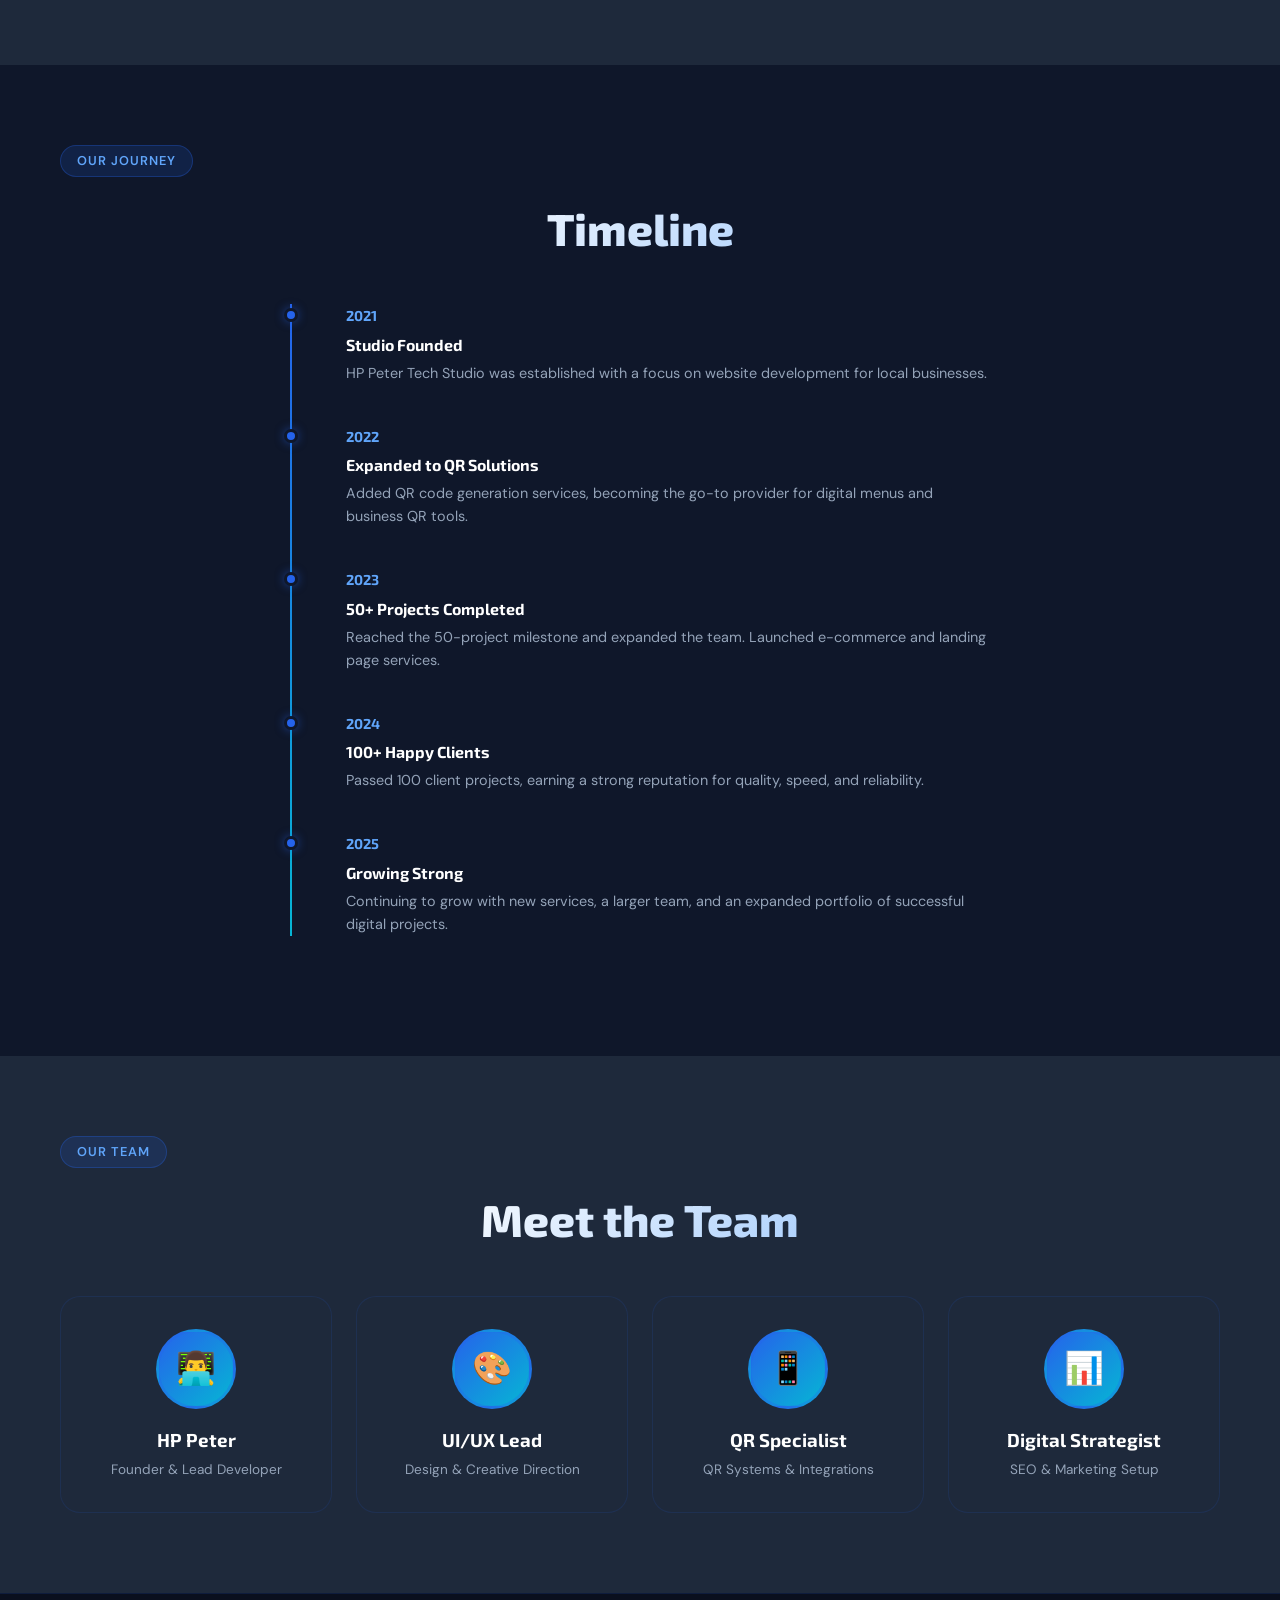
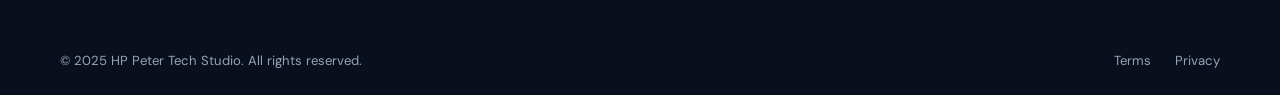
<file: about.html>
<!DOCTYPE html>
<html lang="en">
<head>
  <meta charset="UTF-8" /><meta name="viewport" content="width=device-width, initial-scale=1.0" />
  <title>About | HP Peter Tech Studio</title>
  <link rel="icon" href="images/logo.png" />
  <link rel="preconnect" href="https://fonts.googleapis.com" /><link rel="preconnect" href="https://fonts.gstatic.com" crossorigin />
  <link href="https://fonts.googleapis.com/css2?family=Exo+2:wght@400;600;700;800;900&family=DM+Sans:wght@400;500;600&display=swap" rel="stylesheet" />
  <link rel="stylesheet" href="https://cdnjs.cloudflare.com/ajax/libs/font-awesome/6.5.0/css/all.min.css" />
  <link rel="stylesheet" href="style.css" />
  <style>
    .values-grid{display:grid;grid-template-columns:repeat(auto-fit,minmax(220px,1fr));gap:1.5rem;margin-top:2.5rem;}
    .value-card{background:var(--dark-2);border:1px solid rgba(37,99,235,.15);border-radius:var(--radius-lg);padding:2rem;text-align:center;transition:var(--transition);}
    .value-card:hover{transform:translateY(-6px);border-color:rgba(37,99,235,.4);}
    .value-icon{font-size:2.5rem;margin-bottom:1rem;}
    .value-card h3{font-family:var(--font-display);font-weight:700;margin-bottom:.5rem;}
    .value-card p{color:var(--gray-mid);font-size:.9rem;}
    .team-grid{display:grid;grid-template-columns:repeat(auto-fit,minmax(200px,1fr));gap:1.5rem;margin-top:2.5rem;}
    .team-card{background:var(--dark-2);border:1px solid rgba(37,99,235,.12);border-radius:var(--radius-lg);padding:2rem 1.5rem;text-align:center;transition:var(--transition);}
    .team-card:hover{transform:translateY(-5px);border-color:rgba(37,99,235,.3);}
    .team-avatar{width:80px;height:80px;border-radius:50%;background:linear-gradient(135deg,var(--blue),var(--cyan));display:flex;align-items:center;justify-content:center;font-size:2rem;margin:0 auto 1rem;border:3px solid rgba(37,99,235,.3);}
    .team-card h3{font-family:var(--font-display);font-weight:700;margin-bottom:.25rem;}
    .team-card p{color:var(--gray-mid);font-size:.85rem;}
    .timeline{position:relative;max-width:700px;margin:2.5rem auto 0;padding-left:2rem;}
    .timeline::before{content:'';position:absolute;left:0;top:0;bottom:0;width:2px;background:linear-gradient(to bottom,var(--blue),var(--cyan));}
    .tl-item{position:relative;margin-bottom:2.5rem;padding-left:1.5rem;}
    .tl-dot{position:absolute;left:-2.4rem;top:.25rem;width:14px;height:14px;border-radius:50%;background:var(--blue);border:3px solid var(--dark);box-shadow:0 0 10px rgba(37,99,235,.5);}
    .tl-year{font-family:var(--font-display);font-weight:700;color:var(--blue-glow);font-size:.9rem;margin-bottom:.25rem;}
    .tl-title{font-family:var(--font-display);font-weight:700;margin-bottom:.3rem;}
    .tl-desc{color:var(--gray-mid);font-size:.9rem;}
  </style>
</head>
<body>
<header id="site-header"><div class="container header-inner">
  <a href="index.html"><img src="images/logo.png" alt="Logo" class="header-logo" /></a>
  <a href="index.html" class="header-brand">HP Peter Tech Studio</a>
</div></header>
<nav id="navbar"><div class="container nav-inner">
  <div class="nav-logo-mini"><img src="images/logo.png" alt="Logo" /><span>HP Peter Tech Studio</span></div>
  <div class="nav-links">
    <a href="index.html">Home</a><a href="services.html">Services</a>
    <a href="portfolio.html">Portfolio</a><a href="about.html" class="active">About</a><a href="contact.html">Contact</a>
  </div>
  <a href="contact.html" class="btn btn-primary nav-cta">Get a Quote</a>
  <button class="hamburger"><span></span><span></span><span></span></button>
</div>
<div class="mobile-menu">
  <a href="index.html">Home</a><a href="services.html">Services</a><a href="portfolio.html">Portfolio</a>
  <a href="about.html">About</a><a href="contact.html">Contact</a>
  <a href="contact.html" class="btn btn-primary" style="margin-top:.5rem">Get a Quote</a>
</div></nav>

<div class="page-hero">
  <div class="container">
    <span class="tag">Who We Are</span>
    <h1>About HP Peter Tech Studio</h1>
    <p>A passionate team turning digital ideas into powerful online realities.</p>
  </div>
</div>

<section class="section">
  <div class="container">
    <div class="about-inner" data-aos="fade-up">
      <div class="about-visual" data-aos="fade-right">
        <div class="orbit orbit-2"><div class="orbit-dot"></div></div>
        <div class="orbit orbit-1"><div class="orbit-dot"></div></div>
        <div class="about-logo-wrap"><img src="images/logo.png" alt="HP Peter Tech Studio" /></div>
      </div>
      <div class="about-text" data-aos="fade-left" data-aos-delay="100">
        <span class="tag">Our Story</span>
        <h2>From Passion to <span style="color:var(--blue-glow)">Profession</span></h2>
        <p>HP Peter Tech Studio was founded with a single purpose: to make professional digital services accessible to every business, no matter the size. What started as a solo freelance project quickly grew into a full-service digital studio serving clients across multiple industries.</p>
        <p>We believe that every business deserves a strong online presence. From small local shops to growing enterprises, we bring the same level of dedication, creativity, and technical excellence to every project we undertake.</p>
        <p>Our team combines deep technical skills with a keen eye for design and a passion for solving real business problems through technology.</p>
      </div>
    </div>
  </div>
</section>

<section class="section" style="background:var(--dark-2)">
  <div class="container">
    <span class="tag" data-aos="fade-up">What Drives Us</span>
    <h2 class="section-title" data-aos="fade-up" data-aos-delay="100">Our Core Values</h2>
    <div class="values-grid">
      <div class="value-card" data-aos="zoom-in"><div class="value-icon">💡</div><h3>Innovation</h3><p>We stay ahead of digital trends to bring modern, forward-thinking solutions to our clients.</p></div>
      <div class="value-card" data-aos="zoom-in" data-aos-delay="80"><div class="value-icon">🤝</div><h3>Integrity</h3><p>Transparent pricing, honest timelines, and clear communication — no surprises.</p></div>
      <div class="value-card" data-aos="zoom-in" data-aos-delay="160"><div class="value-icon">⚡</div><h3>Excellence</h3><p>We don't ship average work. Every project gets our full attention and best effort.</p></div>
      <div class="value-card" data-aos="zoom-in" data-aos-delay="240"><div class="value-icon">🌍</div><h3>Impact</h3><p>We measure our success by the real-world results we create for clients' businesses.</p></div>
    </div>
  </div>
</section>

<section class="section">
  <div class="container">
    <span class="tag" data-aos="fade-up">Our Journey</span>
    <h2 class="section-title" data-aos="fade-up" data-aos-delay="100">Timeline</h2>
    <div class="timeline" data-aos="fade-up" data-aos-delay="150">
      <div class="tl-item"><div class="tl-dot"></div><div class="tl-year">2021</div><div class="tl-title">Studio Founded</div><div class="tl-desc">HP Peter Tech Studio was established with a focus on website development for local businesses.</div></div>
      <div class="tl-item"><div class="tl-dot"></div><div class="tl-year">2022</div><div class="tl-title">Expanded to QR Solutions</div><div class="tl-desc">Added QR code generation services, becoming the go-to provider for digital menus and business QR tools.</div></div>
      <div class="tl-item"><div class="tl-dot"></div><div class="tl-year">2023</div><div class="tl-title">50+ Projects Completed</div><div class="tl-desc">Reached the 50-project milestone and expanded the team. Launched e-commerce and landing page services.</div></div>
      <div class="tl-item"><div class="tl-dot"></div><div class="tl-year">2024</div><div class="tl-title">100+ Happy Clients</div><div class="tl-desc">Passed 100 client projects, earning a strong reputation for quality, speed, and reliability.</div></div>
      <div class="tl-item"><div class="tl-dot"></div><div class="tl-year">2025</div><div class="tl-title">Growing Strong</div><div class="tl-desc">Continuing to grow with new services, a larger team, and an expanded portfolio of successful digital projects.</div></div>
    </div>
  </div>
</section>

<section class="section" style="background:var(--dark-2)">
  <div class="container">
    <span class="tag" data-aos="fade-up">Our Team</span>
    <h2 class="section-title" data-aos="fade-up" data-aos-delay="100">Meet the Team</h2>
    <div class="team-grid">
      <div class="team-card" data-aos="fade-up"><div class="team-avatar">👨‍💻</div><h3>HP Peter</h3><p>Founder & Lead Developer</p></div>
      <div class="team-card" data-aos="fade-up" data-aos-delay="80"><div class="team-avatar">🎨</div><h3>UI/UX Lead</h3><p>Design & Creative Direction</p></div>
      <div class="team-card" data-aos="fade-up" data-aos-delay="160"><div class="team-avatar">📱</div><h3>QR Specialist</h3><p>QR Systems & Integrations</p></div>
      <div class="team-card" data-aos="fade-up" data-aos-delay="240"><div class="team-avatar">📊</div><h3>Digital Strategist</h3><p>SEO & Marketing Setup</p></div>
    </div>
  </div>
</section>

<footer>
  <div class="container">
    <div class="footer-bottom" style="padding-top:0;border-top:none">
      <p>© 2025 HP Peter Tech Studio. All rights reserved.</p>
      <div class="footer-legal"><a href="terms.html">Terms</a><a href="privacy.html">Privacy</a></div>
    </div>
  </div>
</footer>
<button class="back-to-top">↑</button>
<script src="script.js"></script>
</body>
</html>
</file>
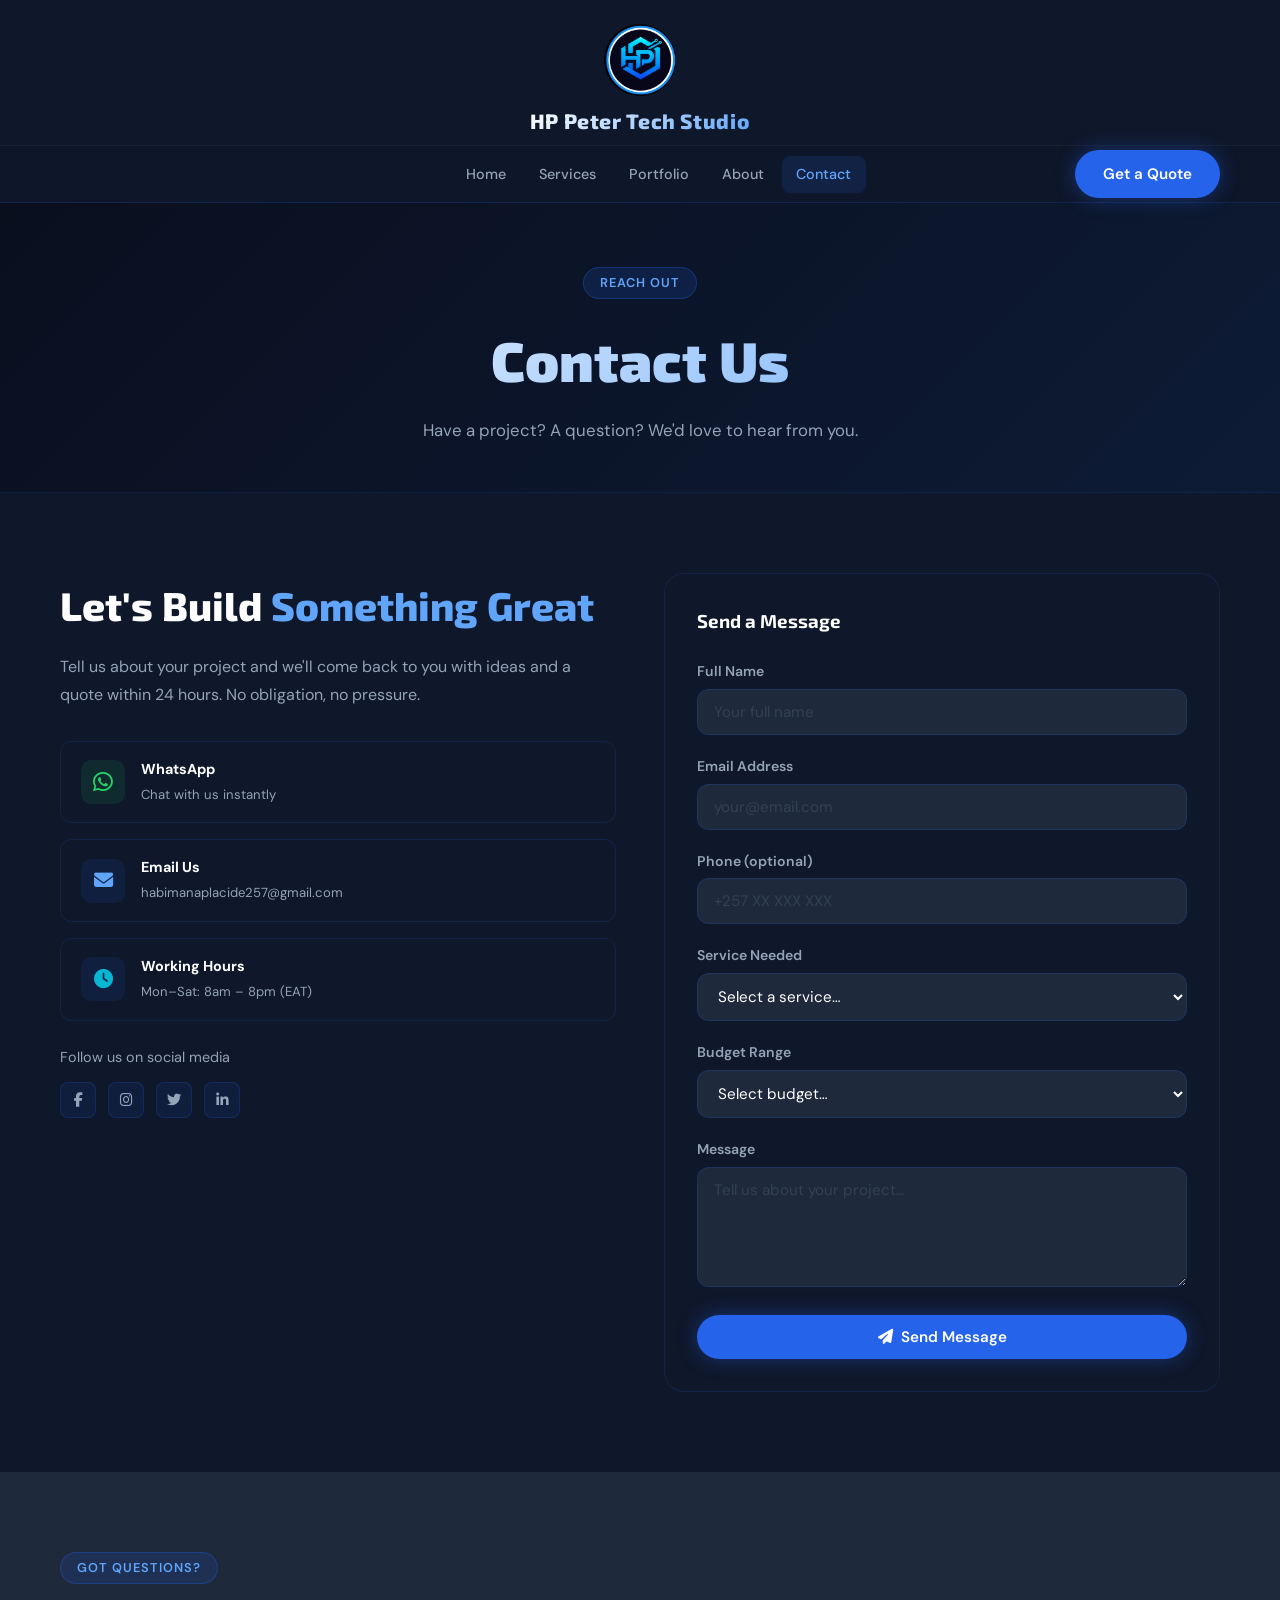
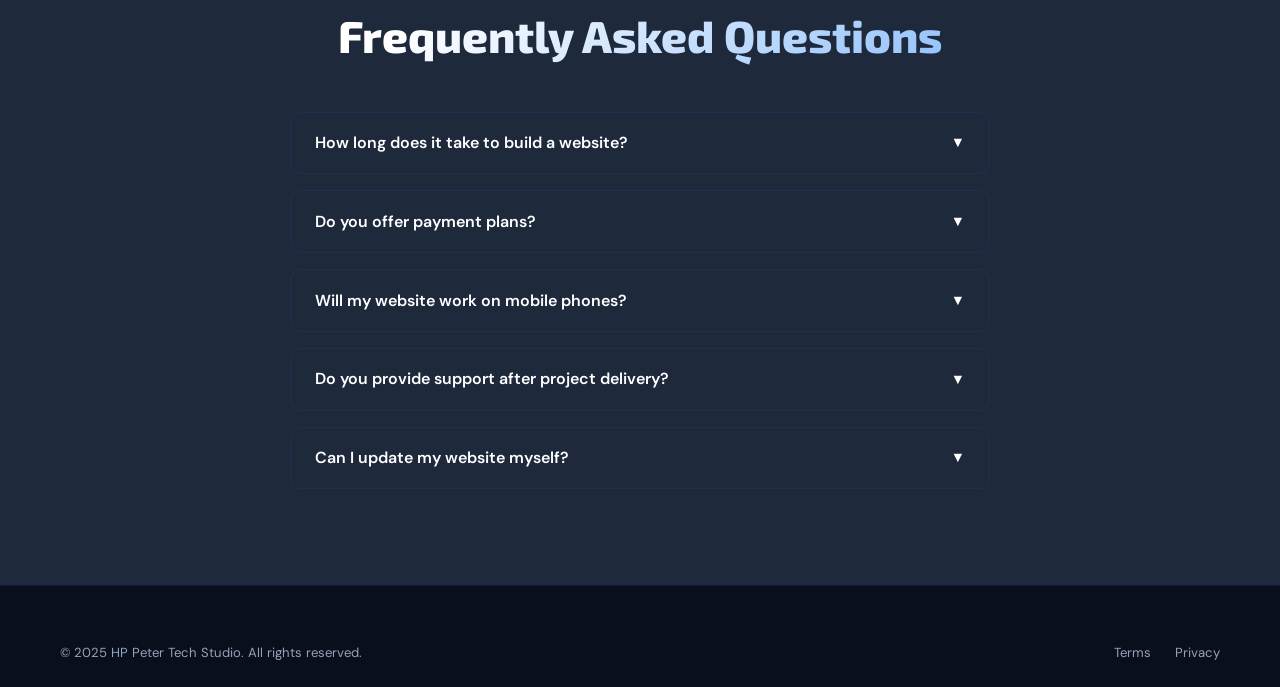
<file: contact.html>
<!DOCTYPE html>
<html lang="en">
<head>
  <meta charset="UTF-8" /><meta name="viewport" content="width=device-width, initial-scale=1.0" />
  <title>Contact | HP Peter Tech Studio</title>
  <link rel="icon" href="images/logo.png" />
  <link rel="preconnect" href="https://fonts.googleapis.com" /><link rel="preconnect" href="https://fonts.gstatic.com" crossorigin />
  <link href="https://fonts.googleapis.com/css2?family=Exo+2:wght@400;600;700;800;900&family=DM+Sans:wght@400;500;600&display=swap" rel="stylesheet" />
  <link rel="stylesheet" href="https://cdnjs.cloudflare.com/ajax/libs/font-awesome/6.5.0/css/all.min.css" />
  <link rel="stylesheet" href="style.css" />
  <style>
    .faq-item{background:var(--dark-2);border:1px solid rgba(37,99,235,.12);border-radius:var(--radius);margin-bottom:1rem;overflow:hidden;}
    .faq-q{padding:1.1rem 1.5rem;font-weight:600;cursor:pointer;display:flex;justify-content:space-between;align-items:center;transition:var(--transition);}
    .faq-q:hover{color:var(--blue-glow);}
    .faq-q .icon{transition:transform .3s;font-size:.9rem;}
    .faq-item.open .faq-q .icon{transform:rotate(180deg);}
    .faq-a{max-height:0;overflow:hidden;transition:max-height .35s ease,padding .35s;}
    .faq-item.open .faq-a{max-height:200px;padding:0 1.5rem 1.25rem;}
    .faq-a p{color:var(--gray-mid);font-size:.93rem;line-height:1.7;}
  </style>
</head>
<body>
<header id="site-header"><div class="container header-inner">
  <a href="index.html"><img src="images/logo.png" alt="Logo" class="header-logo" /></a>
  <a href="index.html" class="header-brand">HP Peter Tech Studio</a>
</div></header>
<nav id="navbar"><div class="container nav-inner">
  <div class="nav-logo-mini"><img src="images/logo.png" alt="Logo" /><span>HP Peter Tech Studio</span></div>
  <div class="nav-links">
    <a href="index.html">Home</a><a href="services.html">Services</a>
    <a href="portfolio.html">Portfolio</a><a href="about.html">About</a><a href="contact.html" class="active">Contact</a>
  </div>
  <a href="contact.html" class="btn btn-primary nav-cta">Get a Quote</a>
  <button class="hamburger"><span></span><span></span><span></span></button>
</div>
<div class="mobile-menu">
  <a href="index.html">Home</a><a href="services.html">Services</a><a href="portfolio.html">Portfolio</a>
  <a href="about.html">About</a><a href="contact.html">Contact</a>
  <a href="contact.html" class="btn btn-primary" style="margin-top:.5rem">Get a Quote</a>
</div></nav>

<div class="page-hero">
  <div class="container">
    <span class="tag">Reach Out</span>
    <h1>Contact Us</h1>
    <p>Have a project? A question? We'd love to hear from you.</p>
  </div>
</div>

<section class="section">
  <div class="container">
    <div class="contact-inner">
      <div class="contact-info" data-aos="fade-right">
        <h2>Let's Build <span style="color:var(--blue-glow)">Something Great</span></h2>
        <p>Tell us about your project and we'll come back to you with ideas and a quote within 24 hours. No obligation, no pressure.</p>
        <div class="contact-channels">
          <a href="https://wa.me/25768857061?text=Hello%20HP%20Peter%20Tech%20Studio" class="contact-channel" target="_blank" rel="noopener">
            <div class="channel-icon wa"><i class="fab fa-whatsapp" style="color:#25d366;font-size:1.4rem"></i></div>
            <div class="channel-text"><strong>WhatsApp</strong><span>Chat with us instantly</span></div>
          </a>
          <a href="mailto:habimanaplacide257@gmail.com" class="contact-channel">
            <div class="channel-icon em"><i class="fas fa-envelope" style="color:var(--blue-glow);font-size:1.2rem"></i></div>
            <div class="channel-text"><strong>Email Us</strong><span>habimanaplacide257@gmail.com</span></div>
          </a>
          <div class="contact-channel">
            <div class="channel-icon em"><i class="fas fa-clock" style="color:var(--cyan);font-size:1.2rem"></i></div>
            <div class="channel-text"><strong>Working Hours</strong><span>Mon–Sat: 8am – 8pm (EAT)</span></div>
          </div>
        </div>
        <div style="margin-top:1.5rem">
          <p style="font-size:.9rem;color:var(--gray-mid);margin-bottom:.75rem">Follow us on social media</p>
          <div style="display:flex;gap:.75rem">
            <a href="https://www.facebook.com/profile.php?id=61583111527157" class="social-icon"><i class="fab fa-facebook-f"></i></a>
            <a href="#" class="social-icon"><i class="fab fa-instagram"></i></a>
            <a href="#" class="social-icon"><i class="fab fa-twitter"></i></a>
            <a href="https://www.linkedin.com/in/placide-habimana-944597352/" class="social-icon"><i class="fab fa-linkedin-in"></i></a>
          </div>
        </div>
      </div>
      <div class="contact-form-wrap" data-aos="fade-left" data-aos-delay="100">
        <h3 style="font-family:var(--font-display);font-weight:700;margin-bottom:1.5rem">Send a Message</h3>
        <form id="contact-form" action="https://formspree.io/f/YOUR_FORM_ID" method="POST">
          <div class="form-group">
            <label>Full Name</label>
            <input type="text" name="name" placeholder="Your full name" required />
          </div>
          <div class="form-group">
            <label>Email Address</label>
            <input type="email" name="email" placeholder="your@email.com" required />
          </div>
          <div class="form-group">
            <label>Phone (optional)</label>
            <input type="tel" name="phone" placeholder="+257 XX XXX XXX" />
          </div>
          <div class="form-group">
            <label>Service Needed</label>
            <select name="service">
              <option value="">Select a service…</option>
              <option>Website Development</option>
              <option>QR Code Generation</option>
              <option>Landing Page Design</option>
              <option>E-Commerce Store</option>
              <option>UI/UX Design</option>
              <option>Other</option>
            </select>
          </div>
          <div class="form-group">
            <label>Budget Range</label>
            <select name="budget">
              <option value="">Select budget…</option>
              <option>Under $100</option>
              <option>$100 – $300</option>
              <option>$300 – $700</option>
              <option>$700+</option>
            </select>
          </div>
          <div class="form-group">
            <label>Message</label>
            <textarea name="message" placeholder="Tell us about your project…" required></textarea>
          </div>
          <button type="submit" class="btn btn-primary" style="width:100%;justify-content:center">
            <i class="fas fa-paper-plane"></i> Send Message
          </button>
          <div class="form-success">✅ Message sent! We'll get back to you within 24 hours.</div>
        </form>
      </div>
    </div>
  </div>
</section>

<section class="section" style="background:var(--dark-2)">
  <div class="container">
    <span class="tag" data-aos="fade-up">Got Questions?</span>
    <h2 class="section-title" data-aos="fade-up" data-aos-delay="100">Frequently Asked Questions</h2>
    <div style="max-width:700px;margin:2.5rem auto 0" data-aos="fade-up" data-aos-delay="150">
      <div class="faq-item">
        <div class="faq-q">How long does it take to build a website? <span class="icon">▼</span></div>
        <div class="faq-a"><p>A standard website typically takes 5–10 business days. Landing pages can be ready in 2–3 days. Complex e-commerce projects may take 2–4 weeks.</p></div>
      </div>
      <div class="faq-item">
        <div class="faq-q">Do you offer payment plans? <span class="icon">▼</span></div>
        <div class="faq-a"><p>Yes! We offer flexible payment plans. Typically, 50% upfront and 50% on delivery. Contact us to discuss options that work for your budget.</p></div>
      </div>
      <div class="faq-item">
        <div class="faq-q">Will my website work on mobile phones? <span class="icon">▼</span></div>
        <div class="faq-a"><p>Absolutely. All our websites are mobile-first and fully responsive — they look and work great on any device or screen size.</p></div>
      </div>
      <div class="faq-item">
        <div class="faq-q">Do you provide support after project delivery? <span class="icon">▼</span></div>
        <div class="faq-a"><p>Yes, we provide 30 days of free support after delivery. After that, we offer affordable monthly maintenance packages.</p></div>
      </div>
      <div class="faq-item">
        <div class="faq-q">Can I update my website myself? <span class="icon">▼</span></div>
        <div class="faq-a"><p>We can build your site with an easy-to-use content management system (CMS) and train you to update content, images, and text without any coding knowledge.</p></div>
      </div>
    </div>
  </div>
</section>

<footer>
  <div class="container">
    <div class="footer-bottom" style="padding-top:0;border-top:none">
      <p>© 2025 HP Peter Tech Studio. All rights reserved.</p>
      <div class="footer-legal"><a href="terms.html">Terms</a><a href="privacy.html">Privacy</a></div>
    </div>
  </div>
</footer>
<button class="back-to-top">↑</button>
<script src="script.js"></script>
<script>
  document.querySelectorAll('.faq-q').forEach(q => {
    q.addEventListener('click', () => {
      const item = q.parentElement;
      item.classList.toggle('open');
    });
  });
</script>
</body>
</html>
</file>
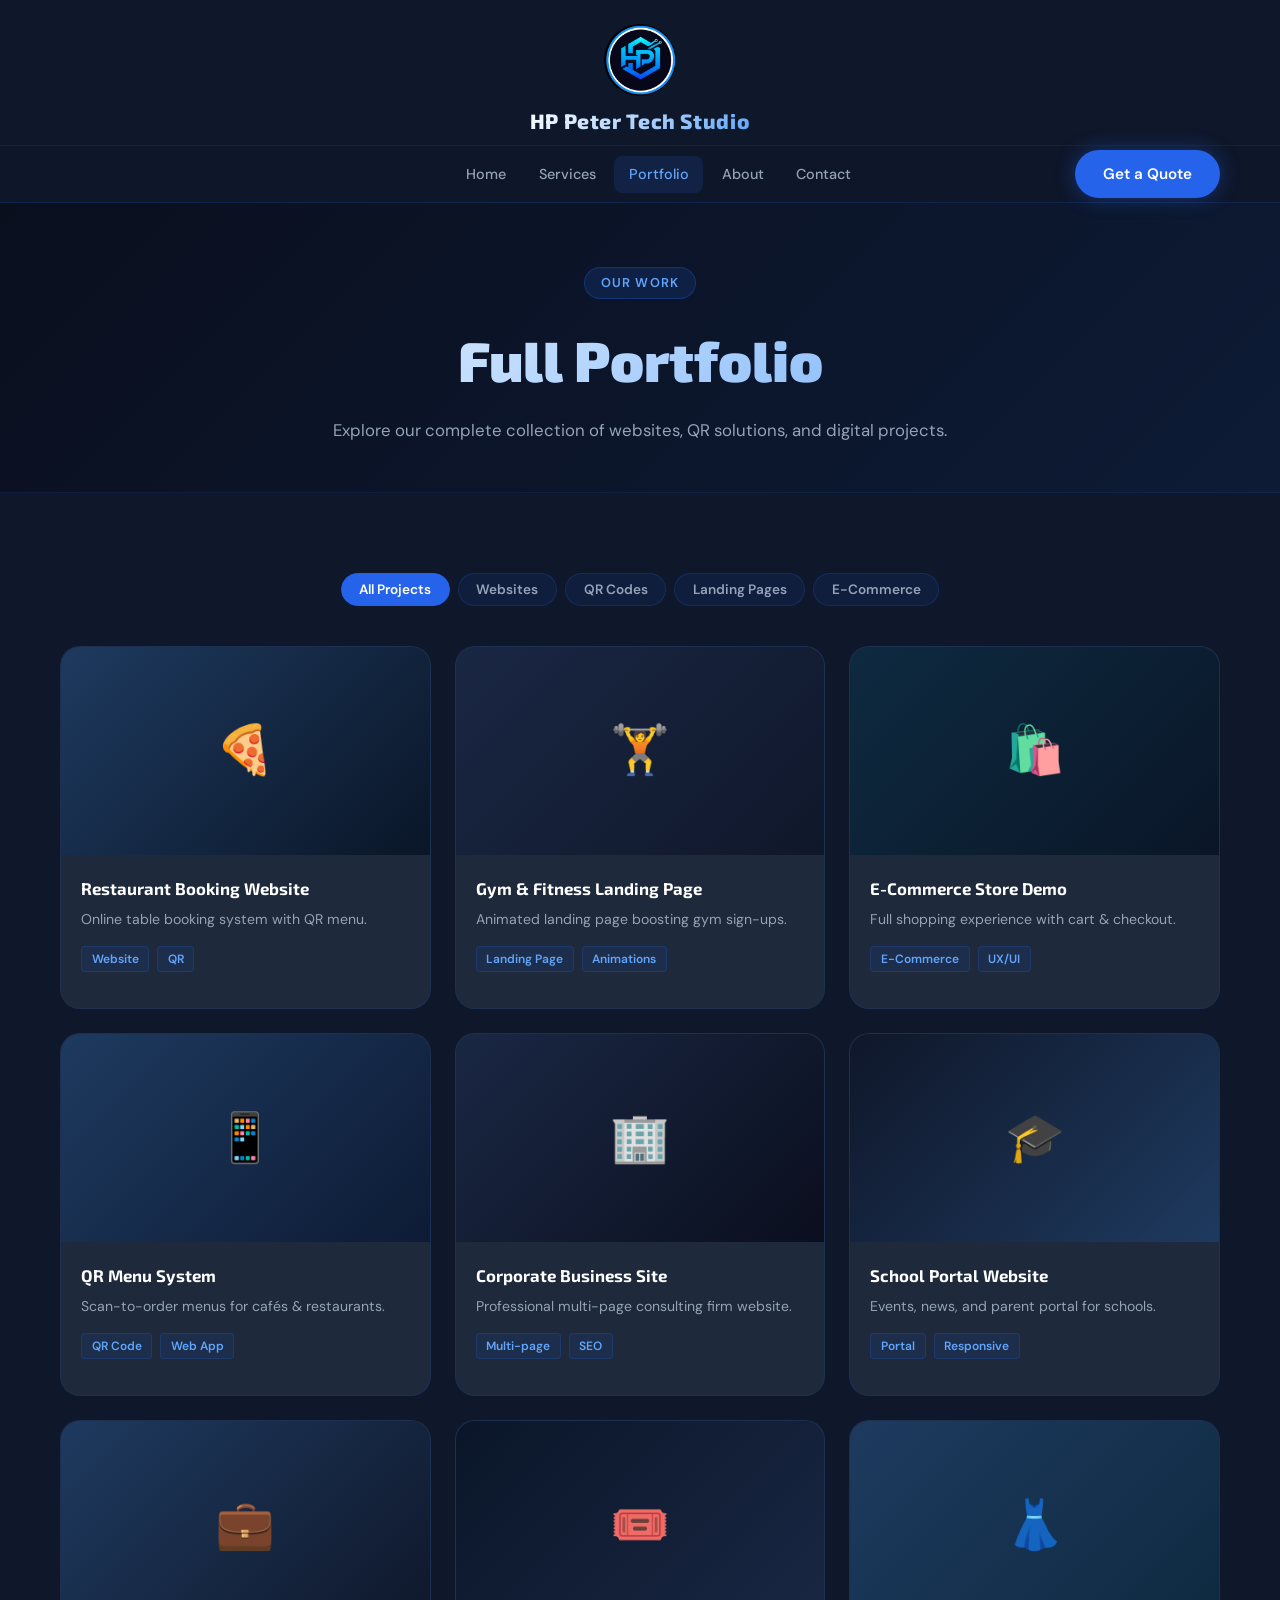
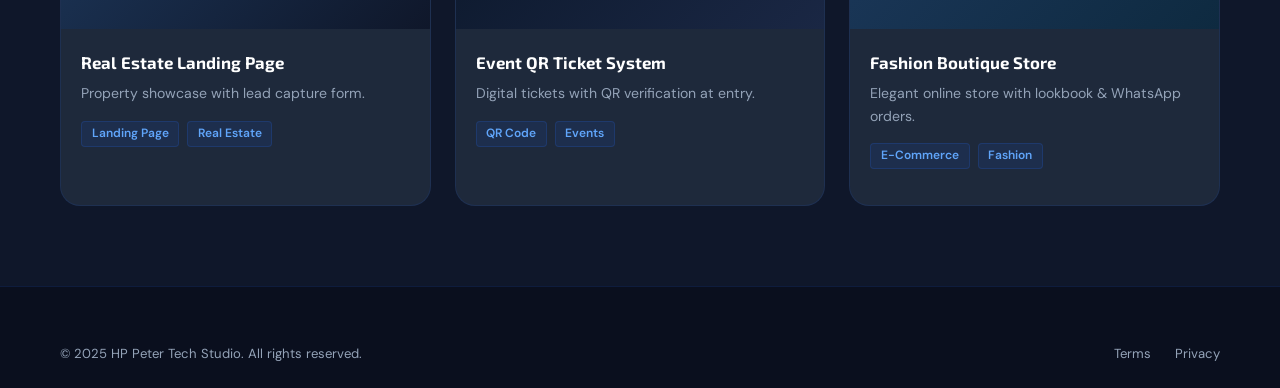
<file: portfolio.html>
<!DOCTYPE html>
<html lang="en">
<head>
  <meta charset="UTF-8" /><meta name="viewport" content="width=device-width, initial-scale=1.0" />
  <title>Portfolio | HP Peter Tech Studio</title>
  <link rel="icon" href="images/logo.png" />
  <link rel="preconnect" href="https://fonts.googleapis.com" /><link rel="preconnect" href="https://fonts.gstatic.com" crossorigin />
  <link href="https://fonts.googleapis.com/css2?family=Exo+2:wght@400;600;700;800;900&family=DM+Sans:wght@400;500;600&display=swap" rel="stylesheet" />
  <link rel="stylesheet" href="https://cdnjs.cloudflare.com/ajax/libs/font-awesome/6.5.0/css/all.min.css" />
  <link rel="stylesheet" href="style.css" />
  <style>
    .filter-bar{display:flex;gap:.5rem;flex-wrap:wrap;justify-content:center;margin-bottom:2.5rem;}
    .filter-btn{padding:.45rem 1.1rem;border-radius:50px;font-size:.85rem;font-weight:600;background:rgba(37,99,235,.1);border:1px solid rgba(37,99,235,.2);color:var(--gray-mid);cursor:pointer;transition:var(--transition);}
    .filter-btn.active,.filter-btn:hover{background:var(--blue);color:var(--white);border-color:var(--blue);}
    .portfolio-card[data-hidden]{display:none;}
  </style>
</head>
<body>
<header id="site-header"><div class="container header-inner">
  <a href="index.html"><img src="images/logo.png" alt="Logo" class="header-logo" /></a>
  <a href="index.html" class="header-brand">HP Peter Tech Studio</a>
</div></header>
<nav id="navbar"><div class="container nav-inner">
  <div class="nav-logo-mini"><img src="images/logo.png" alt="Logo" /><span>HP Peter Tech Studio</span></div>
  <div class="nav-links">
    <a href="index.html">Home</a><a href="services.html">Services</a>
    <a href="portfolio.html" class="active">Portfolio</a><a href="about.html">About</a><a href="contact.html">Contact</a>
  </div>
  <a href="contact.html" class="btn btn-primary nav-cta">Get a Quote</a>
  <button class="hamburger"><span></span><span></span><span></span></button>
</div>
<div class="mobile-menu">
  <a href="index.html">Home</a><a href="services.html">Services</a><a href="portfolio.html">Portfolio</a>
  <a href="about.html">About</a><a href="contact.html">Contact</a>
  <a href="contact.html" class="btn btn-primary" style="margin-top:.5rem">Get a Quote</a>
</div></nav>

<div class="page-hero">
  <div class="container">
    <span class="tag">Our Work</span>
    <h1>Full Portfolio</h1>
    <p>Explore our complete collection of websites, QR solutions, and digital projects.</p>
  </div>
</div>

<section class="section">
  <div class="container">
    <div class="filter-bar" data-aos="fade-up">
      <button class="filter-btn active" data-filter="all">All Projects</button>
      <button class="filter-btn" data-filter="website">Websites</button>
      <button class="filter-btn" data-filter="qr">QR Codes</button>
      <button class="filter-btn" data-filter="landing">Landing Pages</button>
      <button class="filter-btn" data-filter="ecommerce">E-Commerce</button>
    </div>
    <div class="portfolio-grid" id="portfolio-grid">

      <div class="portfolio-card" data-category="website" data-aos="fade-up"
        data-lightbox="true" data-icon="🍕" data-title="Restaurant Booking Website"
        data-desc="Fully responsive restaurant website with table bookings, digital menu QR integration, and admin panel for real-time reservation management.">
        <div class="portfolio-img"><div class="portfolio-img-inner" style="background:linear-gradient(135deg,#1e3a5f,#0a1628);">🍕</div><div class="portfolio-overlay">🔍</div></div>
        <div class="portfolio-info"><h3>Restaurant Booking Website</h3><p>Online table booking system with QR menu.</p>
        <div class="portfolio-tags"><span class="ptag">Website</span><span class="ptag">QR</span></div></div>
      </div>

      <div class="portfolio-card" data-category="landing" data-aos="fade-up" data-aos-delay="80"
        data-lightbox="true" data-icon="🏋️" data-title="Gym & Fitness Landing Page"
        data-desc="High-converting landing page for a local gym. Features animated stats counters, membership plan cards, trainer profiles, and WhatsApp contact integration.">
        <div class="portfolio-img"><div class="portfolio-img-inner" style="background:linear-gradient(135deg,#1a2744,#0f172a);">🏋️</div><div class="portfolio-overlay">🔍</div></div>
        <div class="portfolio-info"><h3>Gym & Fitness Landing Page</h3><p>Animated landing page boosting gym sign-ups.</p>
        <div class="portfolio-tags"><span class="ptag">Landing Page</span><span class="ptag">Animations</span></div></div>
      </div>

      <div class="portfolio-card" data-category="ecommerce" data-aos="fade-up" data-aos-delay="160"
        data-lightbox="true" data-icon="🛍️" data-title="E-Commerce Store Demo"
        data-desc="Complete demo e-commerce storefront with product filtering, cart, wishlist, and checkout flow — all mobile-first.">
        <div class="portfolio-img"><div class="portfolio-img-inner" style="background:linear-gradient(135deg,#0e2a40,#0a1628);">🛍️</div><div class="portfolio-overlay">🔍</div></div>
        <div class="portfolio-info"><h3>E-Commerce Store Demo</h3><p>Full shopping experience with cart & checkout.</p>
        <div class="portfolio-tags"><span class="ptag">E-Commerce</span><span class="ptag">UX/UI</span></div></div>
      </div>

      <div class="portfolio-card" data-category="qr" data-aos="fade-up"
        data-lightbox="true" data-icon="📱" data-title="QR Menu System"
        data-desc="Dynamic QR menu system for cafes. Customers scan to view the menu. Easy owner panel to update items, prices, and specials with no coding needed.">
        <div class="portfolio-img"><div class="portfolio-img-inner" style="background:linear-gradient(135deg,#1e3a5f,#0d1b35);">📱</div><div class="portfolio-overlay">🔍</div></div>
        <div class="portfolio-info"><h3>QR Menu System</h3><p>Scan-to-order menus for cafés & restaurants.</p>
        <div class="portfolio-tags"><span class="ptag">QR Code</span><span class="ptag">Web App</span></div></div>
      </div>

      <div class="portfolio-card" data-category="website" data-aos="fade-up" data-aos-delay="80"
        data-lightbox="true" data-icon="🏢" data-title="Corporate Business Site"
        data-desc="Multi-page website for a consulting firm. Includes team profiles, services overview, blog, Google Maps, and a full contact notification system.">
        <div class="portfolio-img"><div class="portfolio-img-inner" style="background:linear-gradient(135deg,#1a2744,#0a0f1e);">🏢</div><div class="portfolio-overlay">🔍</div></div>
        <div class="portfolio-info"><h3>Corporate Business Site</h3><p>Professional multi-page consulting firm website.</p>
        <div class="portfolio-tags"><span class="ptag">Multi-page</span><span class="ptag">SEO</span></div></div>
      </div>

      <div class="portfolio-card" data-category="website" data-aos="fade-up" data-aos-delay="160"
        data-lightbox="true" data-icon="🎓" data-title="School Portal Website"
        data-desc="School website with news, event calendar, staff directory, admissions form, and parent portal with announcements and document download.">
        <div class="portfolio-img"><div class="portfolio-img-inner" style="background:linear-gradient(135deg,#0f172a,#1e3a5f);">🎓</div><div class="portfolio-overlay">🔍</div></div>
        <div class="portfolio-info"><h3>School Portal Website</h3><p>Events, news, and parent portal for schools.</p>
        <div class="portfolio-tags"><span class="ptag">Portal</span><span class="ptag">Responsive</span></div></div>
      </div>

      <div class="portfolio-card" data-category="landing" data-aos="fade-up"
        data-lightbox="true" data-icon="💼" data-title="Real Estate Landing Page"
        data-desc="Elegant landing page for a real estate agency showcasing properties, agent bios, and a lead capture form — increased inquiries significantly within weeks.">
        <div class="portfolio-img"><div class="portfolio-img-inner" style="background:linear-gradient(135deg,#1e3a5f,#0f172a);">💼</div><div class="portfolio-overlay">🔍</div></div>
        <div class="portfolio-info"><h3>Real Estate Landing Page</h3><p>Property showcase with lead capture form.</p>
        <div class="portfolio-tags"><span class="ptag">Landing Page</span><span class="ptag">Real Estate</span></div></div>
      </div>

      <div class="portfolio-card" data-category="qr" data-aos="fade-up" data-aos-delay="80"
        data-lightbox="true" data-icon="🎟️" data-title="Event QR Ticket System"
        data-desc="QR-based ticketing system for a local event. Tickets generated with unique QR codes, scanned at entrance for verification. Reduced paper ticketing costs by 80%.">
        <div class="portfolio-img"><div class="portfolio-img-inner" style="background:linear-gradient(135deg,#0a1628,#1a2744);">🎟️</div><div class="portfolio-overlay">🔍</div></div>
        <div class="portfolio-info"><h3>Event QR Ticket System</h3><p>Digital tickets with QR verification at entry.</p>
        <div class="portfolio-tags"><span class="ptag">QR Code</span><span class="ptag">Events</span></div></div>
      </div>

      <div class="portfolio-card" data-category="ecommerce" data-aos="fade-up" data-aos-delay="160"
        data-lightbox="true" data-icon="👗" data-title="Fashion Boutique Store"
        data-desc="Online fashion store with lookbook gallery, size guide, WhatsApp order integration, and Instagram feed. Elegant design reflecting the brand's aesthetic perfectly.">
        <div class="portfolio-img"><div class="portfolio-img-inner" style="background:linear-gradient(135deg,#1e3a5f,#0e2a40);">👗</div><div class="portfolio-overlay">🔍</div></div>
        <div class="portfolio-info"><h3>Fashion Boutique Store</h3><p>Elegant online store with lookbook & WhatsApp orders.</p>
        <div class="portfolio-tags"><span class="ptag">E-Commerce</span><span class="ptag">Fashion</span></div></div>
      </div>

    </div>
  </div>
</section>

<div class="lightbox-overlay">
  <div class="lightbox-box">
    <div class="lightbox-close">✕</div>
    <div class="lightbox-icon"></div>
    <h3 class="lightbox-title"></h3>
    <p class="lightbox-desc"></p>
    <a href="contact.html" class="btn btn-primary">Get Similar Project →</a>
  </div>
</div>

<footer>
  <div class="container">
    <div class="footer-bottom" style="padding-top:0;border-top:none">
      <p>© 2025 HP Peter Tech Studio. All rights reserved.</p>
      <div class="footer-legal"><a href="terms.html">Terms</a><a href="privacy.html">Privacy</a></div>
    </div>
  </div>
</footer>
<button class="back-to-top">↑</button>
<script src="script.js"></script>
<script>
  // Portfolio filter
  document.querySelectorAll('.filter-btn').forEach(btn => {
    btn.addEventListener('click', () => {
      document.querySelectorAll('.filter-btn').forEach(b => b.classList.remove('active'));
      btn.classList.add('active');
      const filter = btn.dataset.filter;
      document.querySelectorAll('.portfolio-card').forEach(card => {
        if (filter === 'all' || card.dataset.category === filter) {
          card.style.display = '';
        } else {
          card.style.display = 'none';
        }
      });
    });
  });
</script>
</body>
</html>
</file>
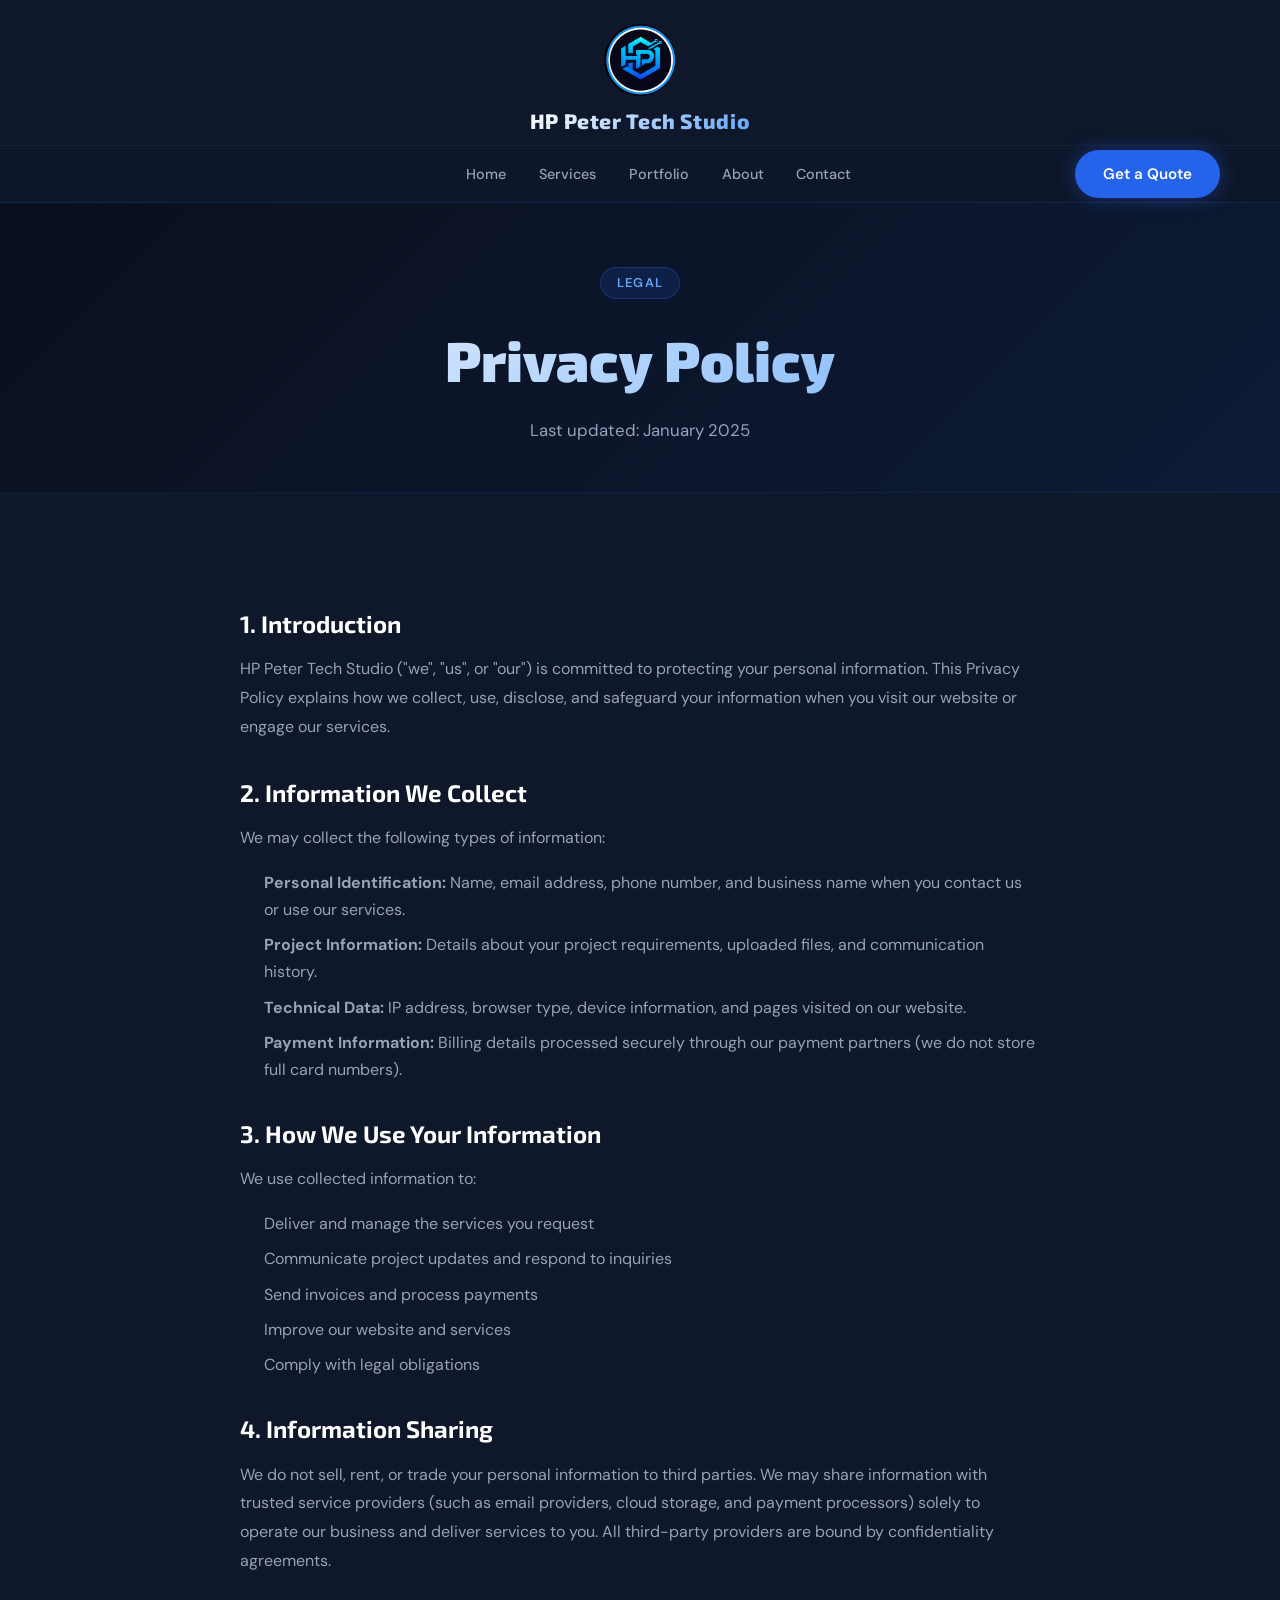
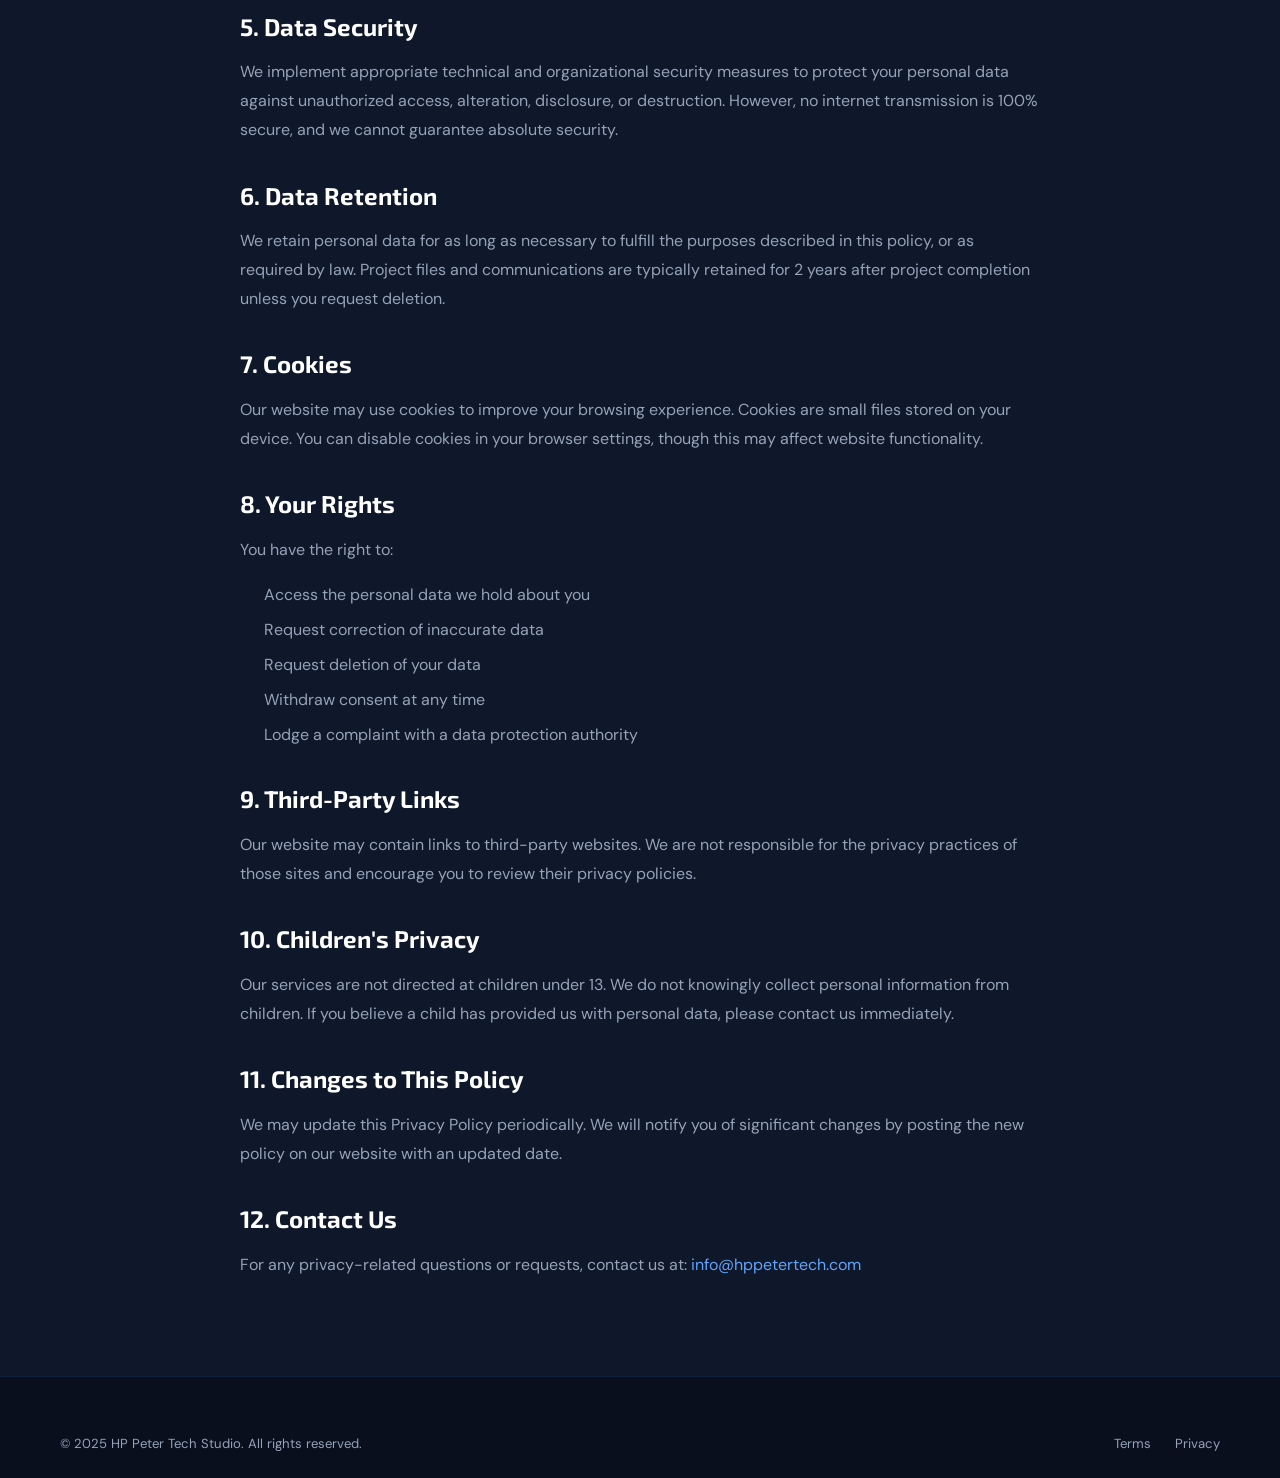
<file: privacy.html>
<!DOCTYPE html>
<html lang="en">
<head>
  <meta charset="UTF-8" /><meta name="viewport" content="width=device-width, initial-scale=1.0" />
  <title>Privacy Policy | HP Peter Tech Studio</title>
  <link rel="icon" href="images/logo.png" />
  <link rel="preconnect" href="https://fonts.googleapis.com" /><link rel="preconnect" href="https://fonts.gstatic.com" crossorigin />
  <link href="https://fonts.googleapis.com/css2?family=Exo+2:wght@400;600;700;800;900&family=DM+Sans:wght@400;500;600&display=swap" rel="stylesheet" />
  <link rel="stylesheet" href="https://cdnjs.cloudflare.com/ajax/libs/font-awesome/6.5.0/css/all.min.css" />
  <link rel="stylesheet" href="style.css" />
</head>
<body>
<header id="site-header"><div class="container header-inner">
  <a href="index.html"><img src="images/logo.png" alt="Logo" class="header-logo" /></a>
  <a href="index.html" class="header-brand">HP Peter Tech Studio</a>
</div></header>
<nav id="navbar"><div class="container nav-inner">
  <div class="nav-logo-mini"><img src="images/logo.png" alt="Logo" /><span>HP Peter Tech Studio</span></div>
  <div class="nav-links">
    <a href="index.html">Home</a><a href="services.html">Services</a>
    <a href="portfolio.html">Portfolio</a><a href="about.html">About</a><a href="contact.html">Contact</a>
  </div>
  <a href="contact.html" class="btn btn-primary nav-cta">Get a Quote</a>
  <button class="hamburger"><span></span><span></span><span></span></button>
</div>
<div class="mobile-menu">
  <a href="index.html">Home</a><a href="services.html">Services</a><a href="portfolio.html">Portfolio</a>
  <a href="about.html">About</a><a href="contact.html">Contact</a>
</div></nav>

<div class="page-hero">
  <div class="container">
    <span class="tag">Legal</span>
    <h1>Privacy Policy</h1>
    <p>Last updated: January 2025</p>
  </div>
</div>

<section class="section">
  <div class="container">
    <div class="prose" data-aos="fade-up">
      <h2>1. Introduction</h2>
      <p>HP Peter Tech Studio ("we", "us", or "our") is committed to protecting your personal information. This Privacy Policy explains how we collect, use, disclose, and safeguard your information when you visit our website or engage our services.</p>

      <h2>2. Information We Collect</h2>
      <p>We may collect the following types of information:</p>
      <ul>
        <li><strong>Personal Identification:</strong> Name, email address, phone number, and business name when you contact us or use our services.</li>
        <li><strong>Project Information:</strong> Details about your project requirements, uploaded files, and communication history.</li>
        <li><strong>Technical Data:</strong> IP address, browser type, device information, and pages visited on our website.</li>
        <li><strong>Payment Information:</strong> Billing details processed securely through our payment partners (we do not store full card numbers).</li>
      </ul>

      <h2>3. How We Use Your Information</h2>
      <p>We use collected information to:</p>
      <ul>
        <li>Deliver and manage the services you request</li>
        <li>Communicate project updates and respond to inquiries</li>
        <li>Send invoices and process payments</li>
        <li>Improve our website and services</li>
        <li>Comply with legal obligations</li>
      </ul>

      <h2>4. Information Sharing</h2>
      <p>We do not sell, rent, or trade your personal information to third parties. We may share information with trusted service providers (such as email providers, cloud storage, and payment processors) solely to operate our business and deliver services to you. All third-party providers are bound by confidentiality agreements.</p>

      <h2>5. Data Security</h2>
      <p>We implement appropriate technical and organizational security measures to protect your personal data against unauthorized access, alteration, disclosure, or destruction. However, no internet transmission is 100% secure, and we cannot guarantee absolute security.</p>

      <h2>6. Data Retention</h2>
      <p>We retain personal data for as long as necessary to fulfill the purposes described in this policy, or as required by law. Project files and communications are typically retained for 2 years after project completion unless you request deletion.</p>

      <h2>7. Cookies</h2>
      <p>Our website may use cookies to improve your browsing experience. Cookies are small files stored on your device. You can disable cookies in your browser settings, though this may affect website functionality.</p>

      <h2>8. Your Rights</h2>
      <p>You have the right to:</p>
      <ul>
        <li>Access the personal data we hold about you</li>
        <li>Request correction of inaccurate data</li>
        <li>Request deletion of your data</li>
        <li>Withdraw consent at any time</li>
        <li>Lodge a complaint with a data protection authority</li>
      </ul>

      <h2>9. Third-Party Links</h2>
      <p>Our website may contain links to third-party websites. We are not responsible for the privacy practices of those sites and encourage you to review their privacy policies.</p>

      <h2>10. Children's Privacy</h2>
      <p>Our services are not directed at children under 13. We do not knowingly collect personal information from children. If you believe a child has provided us with personal data, please contact us immediately.</p>

      <h2>11. Changes to This Policy</h2>
      <p>We may update this Privacy Policy periodically. We will notify you of significant changes by posting the new policy on our website with an updated date.</p>

      <h2>12. Contact Us</h2>
      <p>For any privacy-related questions or requests, contact us at: <a href="mailto:info@hppetertech.com" style="color:var(--blue-glow)">info@hppetertech.com</a></p>
    </div>
  </div>
</section>

<footer>
  <div class="container">
    <div class="footer-bottom" style="padding-top:0;border-top:none">
      <p>© 2025 HP Peter Tech Studio. All rights reserved.</p>
      <div class="footer-legal"><a href="terms.html">Terms</a><a href="privacy.html">Privacy</a></div>
    </div>
  </div>
</footer>
<button class="back-to-top">↑</button>
<script src="script.js"></script>
</body>
</html>
</file>
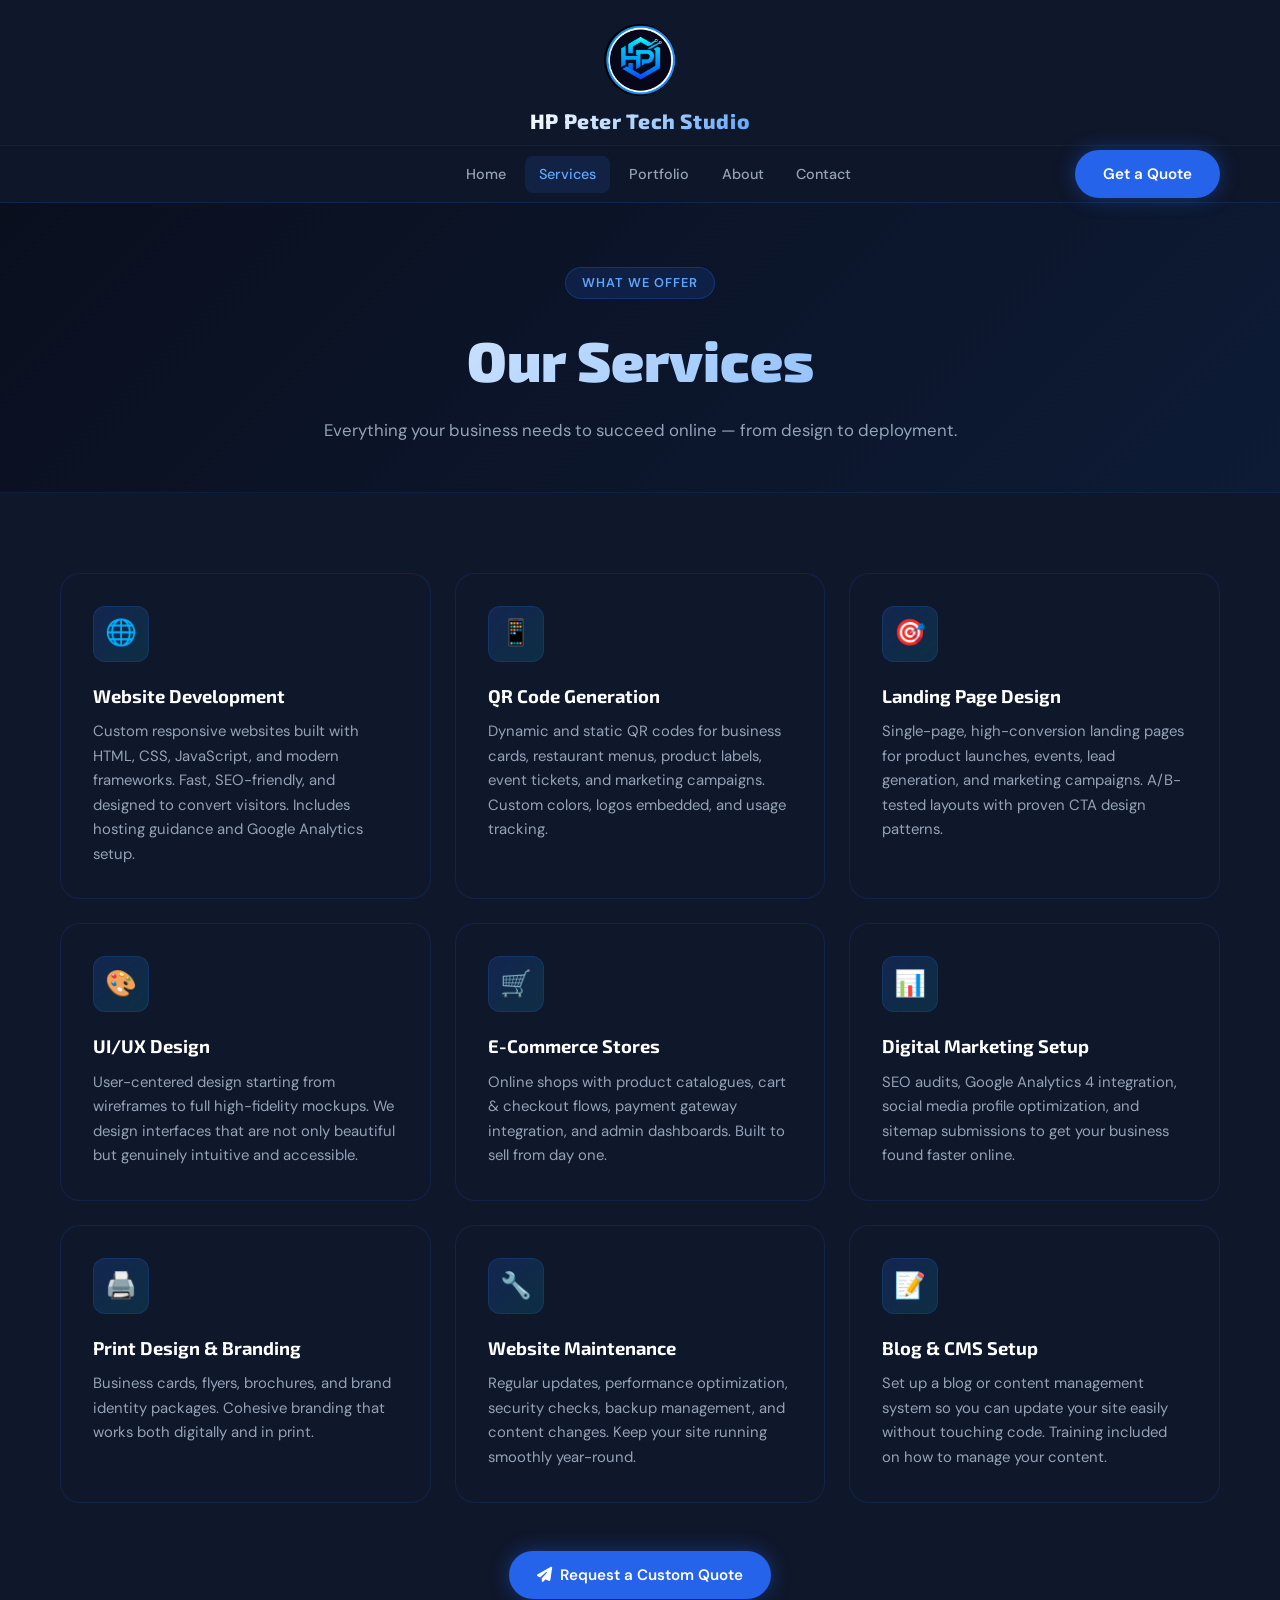
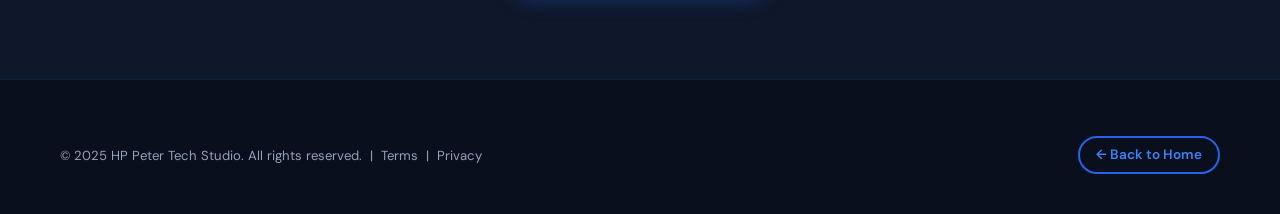
<file: services.html>
<!DOCTYPE html>
<html lang="en">
<head>
  <meta charset="UTF-8" /><meta name="viewport" content="width=device-width, initial-scale=1.0" />
  <title>Services | HP Peter Tech Studio</title>
  <meta name="description" content="Explore the full range of digital services offered by HP Peter Tech Studio." />
  <link rel="icon" href="images/logo.png" />
  <link rel="preconnect" href="https://fonts.googleapis.com" />
  <link rel="preconnect" href="https://fonts.gstatic.com" crossorigin />
  <link href="https://fonts.googleapis.com/css2?family=Exo+2:wght@400;600;700;800;900&family=DM+Sans:wght@400;500;600&display=swap" rel="stylesheet" />
  <link rel="stylesheet" href="https://cdnjs.cloudflare.com/ajax/libs/font-awesome/6.5.0/css/all.min.css" />
  <link rel="stylesheet" href="style.css" />
</head>
<body>
<header id="site-header"><div class="container header-inner">
  <a href="index.html"><img src="images/logo.png" alt="Logo" class="header-logo" /></a>
  <a href="index.html" class="header-brand">HP Peter Tech Studio</a>
</div></header>
<nav id="navbar"><div class="container nav-inner">
  <div class="nav-logo-mini"><img src="images/logo.png" alt="Logo" /><span>HP Peter Tech Studio</span></div>
  <div class="nav-links">
    <a href="index.html">Home</a><a href="services.html" class="active">Services</a>
    <a href="portfolio.html">Portfolio</a><a href="about.html">About</a><a href="contact.html">Contact</a>
  </div>
  <a href="contact.html" class="btn btn-primary nav-cta">Get a Quote</a>
  <button class="hamburger"><span></span><span></span><span></span></button>
</div>
<div class="mobile-menu">
  <a href="index.html">Home</a><a href="services.html">Services</a><a href="portfolio.html">Portfolio</a>
  <a href="about.html">About</a><a href="contact.html">Contact</a>
  <a href="contact.html" class="btn btn-primary" style="margin-top:0.5rem">Get a Quote</a>
</div></nav>

<div class="page-hero">
  <div class="container">
    <span class="tag">What We Offer</span>
    <h1>Our Services</h1>
    <p>Everything your business needs to succeed online — from design to deployment.</p>
  </div>
</div>

<section class="section">
  <div class="container">
    <div class="services-grid">
      <div class="service-card" data-aos="fade-up">
        <div class="service-icon">🌐</div>
        <h3>Website Development</h3>
        <p>Custom responsive websites built with HTML, CSS, JavaScript, and modern frameworks. Fast, SEO-friendly, and designed to convert visitors. Includes hosting guidance and Google Analytics setup.</p>
      </div>
      <div class="service-card" data-aos="fade-up" data-aos-delay="80">
        <div class="service-icon">📱</div>
        <h3>QR Code Generation</h3>
        <p>Dynamic and static QR codes for business cards, restaurant menus, product labels, event tickets, and marketing campaigns. Custom colors, logos embedded, and usage tracking.</p>
      </div>
      <div class="service-card" data-aos="fade-up" data-aos-delay="160">
        <div class="service-icon">🎯</div>
        <h3>Landing Page Design</h3>
        <p>Single-page, high-conversion landing pages for product launches, events, lead generation, and marketing campaigns. A/B-tested layouts with proven CTA design patterns.</p>
      </div>
      <div class="service-card" data-aos="fade-up">
        <div class="service-icon">🎨</div>
        <h3>UI/UX Design</h3>
        <p>User-centered design starting from wireframes to full high-fidelity mockups. We design interfaces that are not only beautiful but genuinely intuitive and accessible.</p>
      </div>
      <div class="service-card" data-aos="fade-up" data-aos-delay="80">
        <div class="service-icon">🛒</div>
        <h3>E-Commerce Stores</h3>
        <p>Online shops with product catalogues, cart & checkout flows, payment gateway integration, and admin dashboards. Built to sell from day one.</p>
      </div>
      <div class="service-card" data-aos="fade-up" data-aos-delay="160">
        <div class="service-icon">📊</div>
        <h3>Digital Marketing Setup</h3>
        <p>SEO audits, Google Analytics 4 integration, social media profile optimization, and sitemap submissions to get your business found faster online.</p>
      </div>
      <div class="service-card" data-aos="fade-up">
        <div class="service-icon">🖨️</div>
        <h3>Print Design & Branding</h3>
        <p>Business cards, flyers, brochures, and brand identity packages. Cohesive branding that works both digitally and in print.</p>
      </div>
      <div class="service-card" data-aos="fade-up" data-aos-delay="80">
        <div class="service-icon">🔧</div>
        <h3>Website Maintenance</h3>
        <p>Regular updates, performance optimization, security checks, backup management, and content changes. Keep your site running smoothly year-round.</p>
      </div>
      <div class="service-card" data-aos="fade-up" data-aos-delay="160">
        <div class="service-icon">📝</div>
        <h3>Blog & CMS Setup</h3>
        <p>Set up a blog or content management system so you can update your site easily without touching code. Training included on how to manage your content.</p>
      </div>
    </div>
    <div style="text-align:center;margin-top:3rem" data-aos="fade-up">
      <a href="contact.html" class="btn btn-primary"><i class="fas fa-paper-plane"></i> Request a Custom Quote</a>
    </div>
  </div>
</section>

<footer>
  <div class="container">
    <div class="footer-bottom" style="padding-top:0;border-top:none;padding-bottom:1rem;">
      <p>© 2025 HP Peter Tech Studio. All rights reserved. &nbsp;|&nbsp;
        <a href="terms.html" style="color:var(--gray-mid)">Terms</a> &nbsp;|&nbsp;
        <a href="privacy.html" style="color:var(--gray-mid)">Privacy</a>
      </p>
      <div><a href="index.html" class="btn btn-outline" style="padding:0.4rem 1rem;font-size:0.85rem">← Back to Home</a></div>
    </div>
  </div>
</footer>
<button class="back-to-top">↑</button>
<script src="script.js"></script>
</body>
</html>
</file>
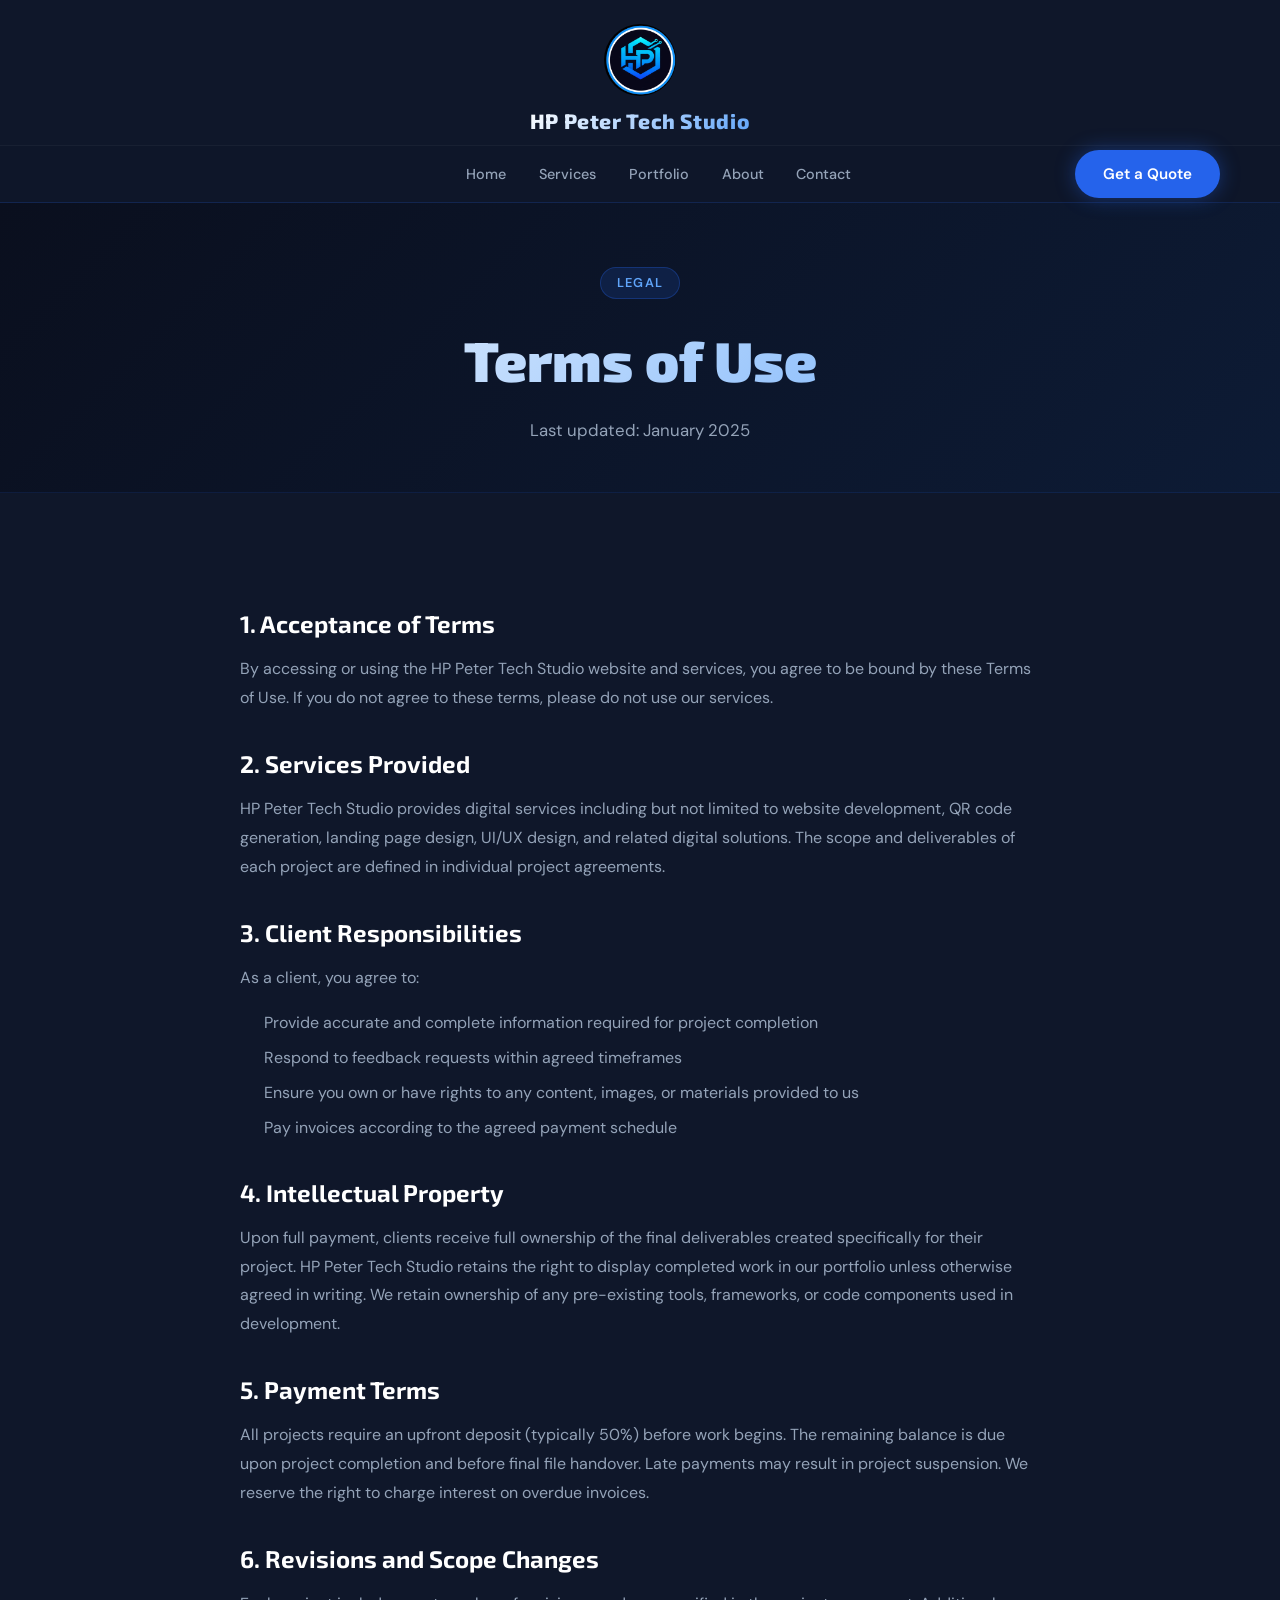
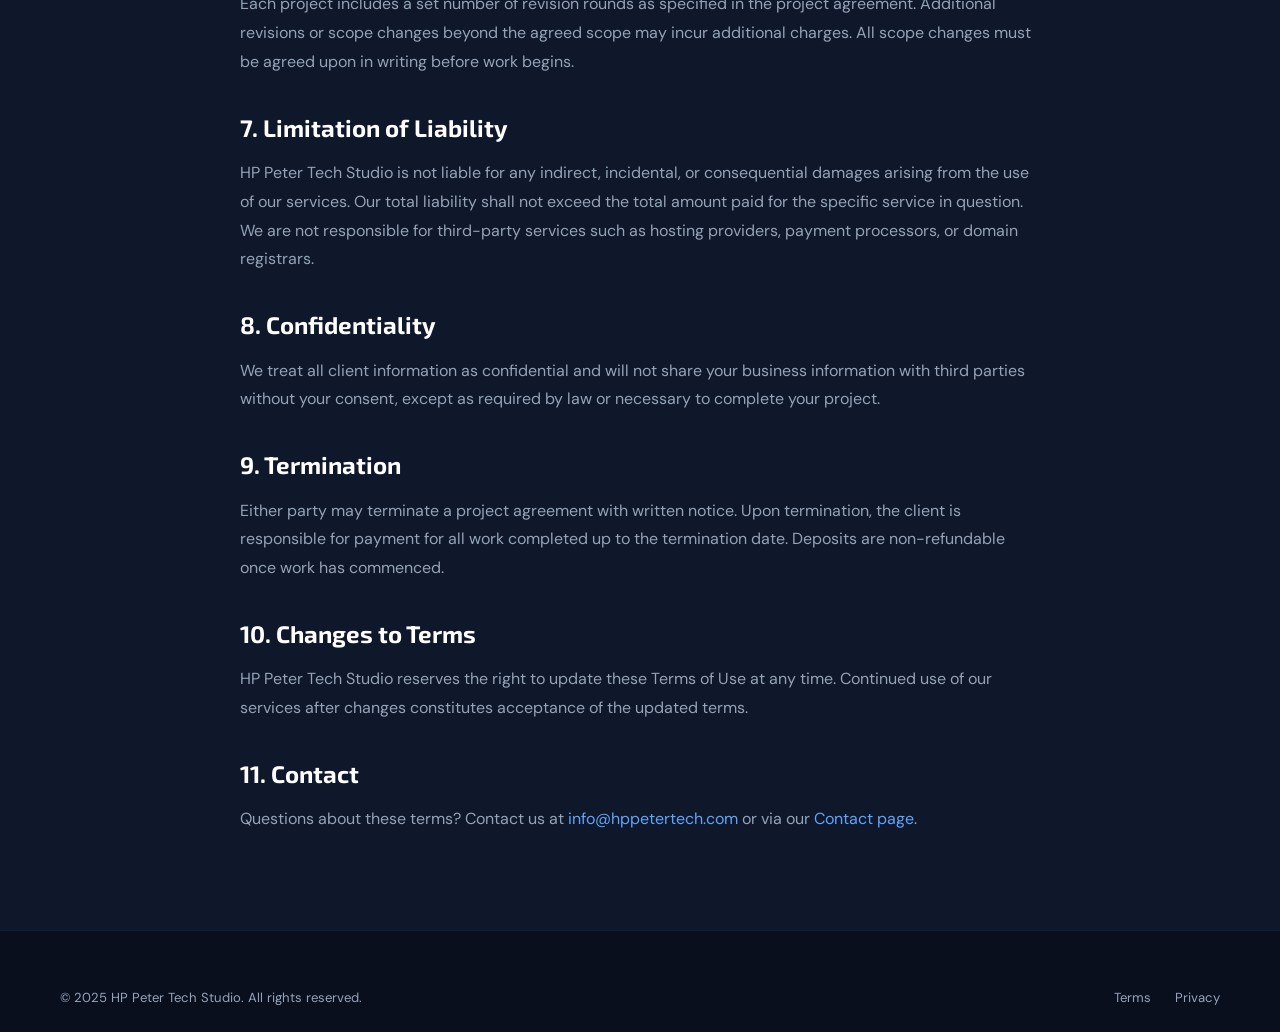
<file: terms.html>
<!DOCTYPE html>
<html lang="en">
<head>
  <meta charset="UTF-8" /><meta name="viewport" content="width=device-width, initial-scale=1.0" />
  <title>Terms of Use | HP Peter Tech Studio</title>
  <link rel="icon" href="images/logo.png" />
  <link rel="preconnect" href="https://fonts.googleapis.com" /><link rel="preconnect" href="https://fonts.gstatic.com" crossorigin />
  <link href="https://fonts.googleapis.com/css2?family=Exo+2:wght@400;600;700;800;900&family=DM+Sans:wght@400;500;600&display=swap" rel="stylesheet" />
  <link rel="stylesheet" href="https://cdnjs.cloudflare.com/ajax/libs/font-awesome/6.5.0/css/all.min.css" />
  <link rel="stylesheet" href="style.css" />
</head>
<body>
<header id="site-header"><div class="container header-inner">
  <a href="index.html"><img src="images/logo.png" alt="Logo" class="header-logo" /></a>
  <a href="index.html" class="header-brand">HP Peter Tech Studio</a>
</div></header>
<nav id="navbar"><div class="container nav-inner">
  <div class="nav-logo-mini"><img src="images/logo.png" alt="Logo" /><span>HP Peter Tech Studio</span></div>
  <div class="nav-links">
    <a href="index.html">Home</a><a href="services.html">Services</a>
    <a href="portfolio.html">Portfolio</a><a href="about.html">About</a><a href="contact.html">Contact</a>
  </div>
  <a href="contact.html" class="btn btn-primary nav-cta">Get a Quote</a>
  <button class="hamburger"><span></span><span></span><span></span></button>
</div>
<div class="mobile-menu">
  <a href="index.html">Home</a><a href="services.html">Services</a><a href="portfolio.html">Portfolio</a>
  <a href="about.html">About</a><a href="contact.html">Contact</a>
</div></nav>

<div class="page-hero">
  <div class="container">
    <span class="tag">Legal</span>
    <h1>Terms of Use</h1>
    <p>Last updated: January 2025</p>
  </div>
</div>

<section class="section">
  <div class="container">
    <div class="prose" data-aos="fade-up">
      <h2>1. Acceptance of Terms</h2>
      <p>By accessing or using the HP Peter Tech Studio website and services, you agree to be bound by these Terms of Use. If you do not agree to these terms, please do not use our services.</p>

      <h2>2. Services Provided</h2>
      <p>HP Peter Tech Studio provides digital services including but not limited to website development, QR code generation, landing page design, UI/UX design, and related digital solutions. The scope and deliverables of each project are defined in individual project agreements.</p>

      <h2>3. Client Responsibilities</h2>
      <p>As a client, you agree to:</p>
      <ul>
        <li>Provide accurate and complete information required for project completion</li>
        <li>Respond to feedback requests within agreed timeframes</li>
        <li>Ensure you own or have rights to any content, images, or materials provided to us</li>
        <li>Pay invoices according to the agreed payment schedule</li>
      </ul>

      <h2>4. Intellectual Property</h2>
      <p>Upon full payment, clients receive full ownership of the final deliverables created specifically for their project. HP Peter Tech Studio retains the right to display completed work in our portfolio unless otherwise agreed in writing. We retain ownership of any pre-existing tools, frameworks, or code components used in development.</p>

      <h2>5. Payment Terms</h2>
      <p>All projects require an upfront deposit (typically 50%) before work begins. The remaining balance is due upon project completion and before final file handover. Late payments may result in project suspension. We reserve the right to charge interest on overdue invoices.</p>

      <h2>6. Revisions and Scope Changes</h2>
      <p>Each project includes a set number of revision rounds as specified in the project agreement. Additional revisions or scope changes beyond the agreed scope may incur additional charges. All scope changes must be agreed upon in writing before work begins.</p>

      <h2>7. Limitation of Liability</h2>
      <p>HP Peter Tech Studio is not liable for any indirect, incidental, or consequential damages arising from the use of our services. Our total liability shall not exceed the total amount paid for the specific service in question. We are not responsible for third-party services such as hosting providers, payment processors, or domain registrars.</p>

      <h2>8. Confidentiality</h2>
      <p>We treat all client information as confidential and will not share your business information with third parties without your consent, except as required by law or necessary to complete your project.</p>

      <h2>9. Termination</h2>
      <p>Either party may terminate a project agreement with written notice. Upon termination, the client is responsible for payment for all work completed up to the termination date. Deposits are non-refundable once work has commenced.</p>

      <h2>10. Changes to Terms</h2>
      <p>HP Peter Tech Studio reserves the right to update these Terms of Use at any time. Continued use of our services after changes constitutes acceptance of the updated terms.</p>

      <h2>11. Contact</h2>
      <p>Questions about these terms? Contact us at <a href="mailto:info@hppetertech.com" style="color:var(--blue-glow)">info@hppetertech.com</a> or via our <a href="contact.html" style="color:var(--blue-glow)">Contact page</a>.</p>
    </div>
  </div>
</section>

<footer>
  <div class="container">
    <div class="footer-bottom" style="padding-top:0;border-top:none">
      <p>© 2025 HP Peter Tech Studio. All rights reserved.</p>
      <div class="footer-legal"><a href="terms.html">Terms</a><a href="privacy.html">Privacy</a></div>
    </div>
  </div>
</footer>
<button class="back-to-top">↑</button>
<script src="script.js"></script>
</body>
</html>
</file>
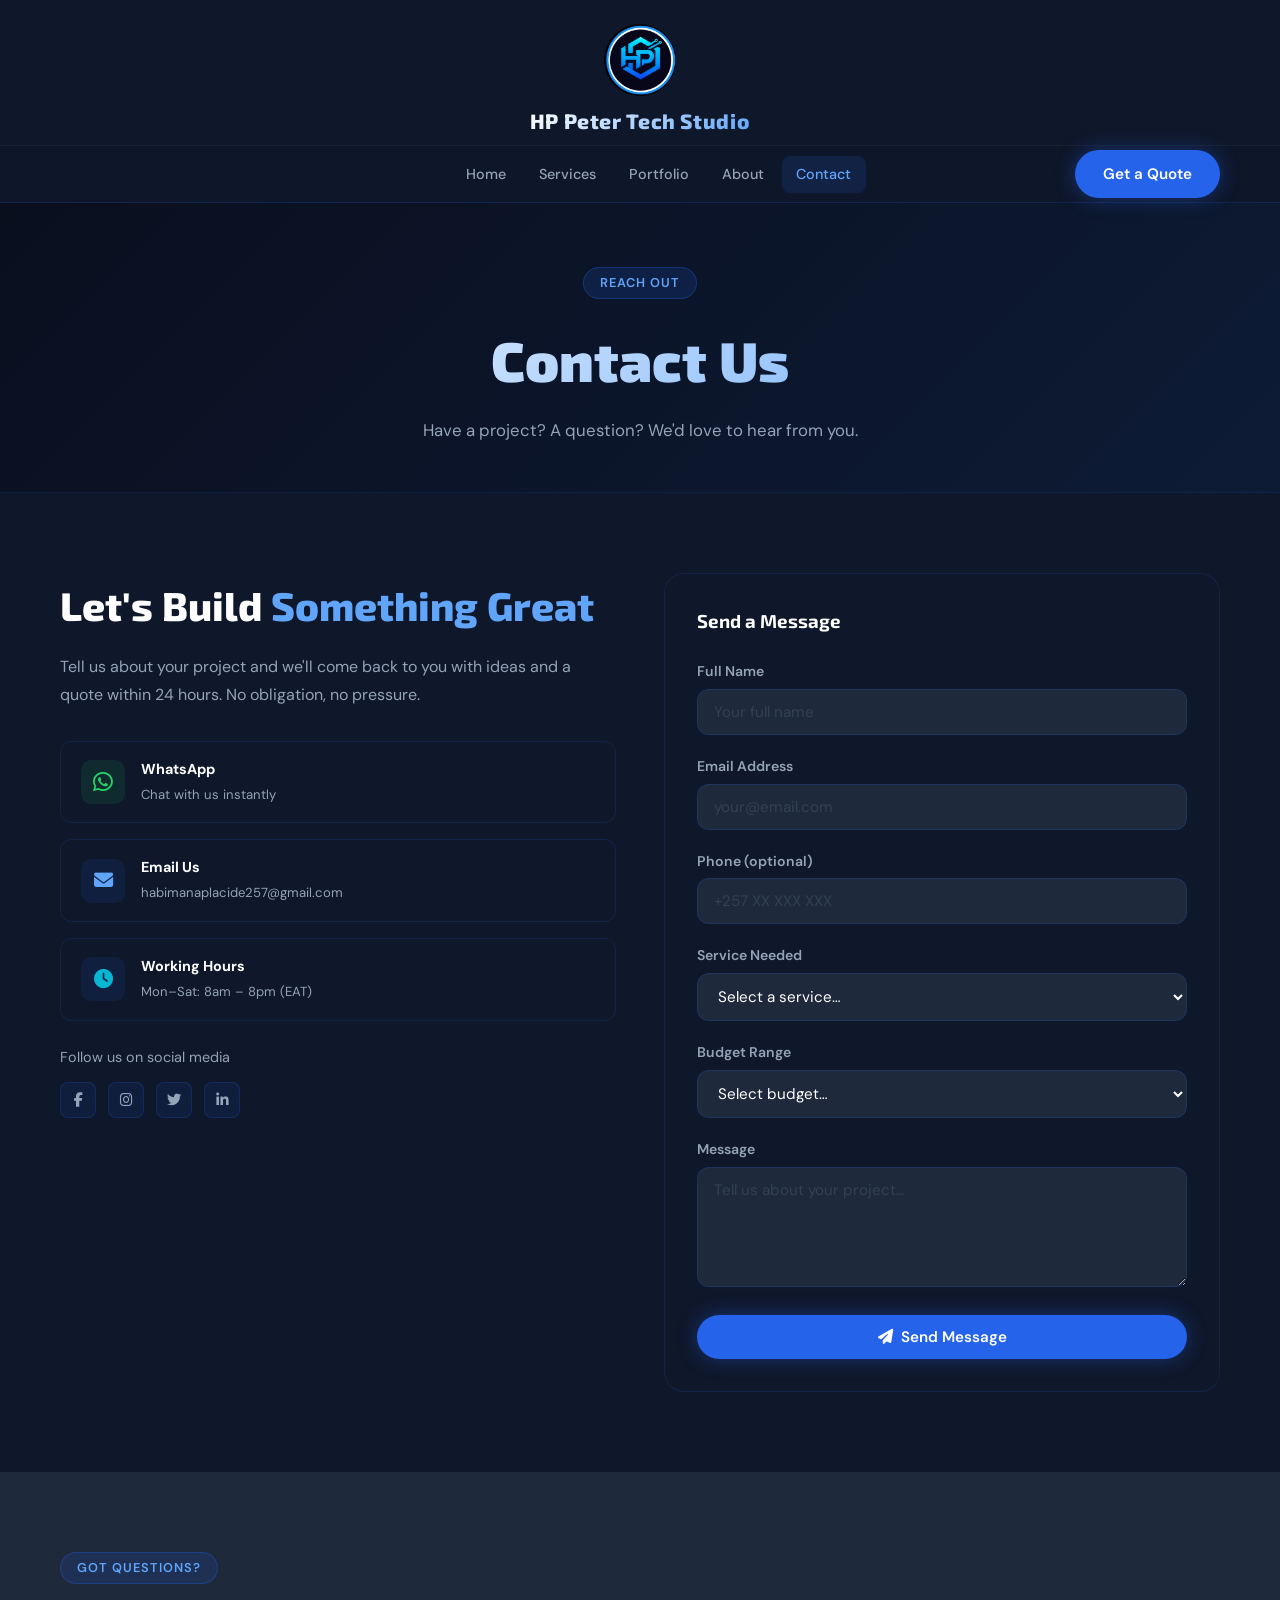
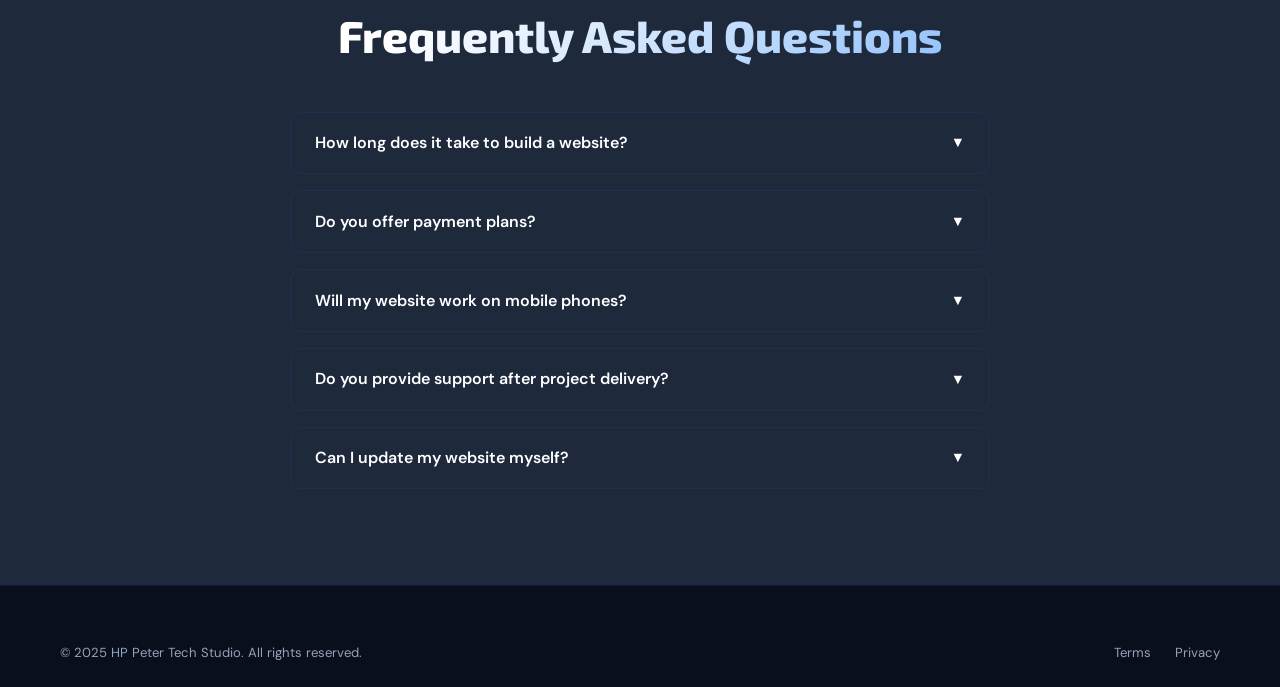
<file: hptech/contact.html>
<!DOCTYPE html>
<html lang="en">
<head>
  <meta charset="UTF-8" /><meta name="viewport" content="width=device-width, initial-scale=1.0" />
  <title>Contact | HP Peter Tech Studio</title>
  <link rel="icon" href="images/logo.png" />
  <link rel="preconnect" href="https://fonts.googleapis.com" /><link rel="preconnect" href="https://fonts.gstatic.com" crossorigin />
  <link href="https://fonts.googleapis.com/css2?family=Exo+2:wght@400;600;700;800;900&family=DM+Sans:wght@400;500;600&display=swap" rel="stylesheet" />
  <link rel="stylesheet" href="https://cdnjs.cloudflare.com/ajax/libs/font-awesome/6.5.0/css/all.min.css" />
  <link rel="stylesheet" href="style.css" />
  <style>
    .faq-item{background:var(--dark-2);border:1px solid rgba(37,99,235,.12);border-radius:var(--radius);margin-bottom:1rem;overflow:hidden;}
    .faq-q{padding:1.1rem 1.5rem;font-weight:600;cursor:pointer;display:flex;justify-content:space-between;align-items:center;transition:var(--transition);}
    .faq-q:hover{color:var(--blue-glow);}
    .faq-q .icon{transition:transform .3s;font-size:.9rem;}
    .faq-item.open .faq-q .icon{transform:rotate(180deg);}
    .faq-a{max-height:0;overflow:hidden;transition:max-height .35s ease,padding .35s;}
    .faq-item.open .faq-a{max-height:200px;padding:0 1.5rem 1.25rem;}
    .faq-a p{color:var(--gray-mid);font-size:.93rem;line-height:1.7;}
  </style>
</head>
<body>
<header id="site-header"><div class="container header-inner">
  <a href="index.html"><img src="images/logo.png" alt="Logo" class="header-logo" /></a>
  <a href="index.html" class="header-brand">HP Peter Tech Studio</a>
</div></header>
<nav id="navbar"><div class="container nav-inner">
  <div class="nav-logo-mini"><img src="images/logo.png" alt="Logo" /><span>HP Peter Tech Studio</span></div>
  <div class="nav-links">
    <a href="index.html">Home</a><a href="services.html">Services</a>
    <a href="portfolio.html">Portfolio</a><a href="about.html">About</a><a href="contact.html" class="active">Contact</a>
  </div>
  <a href="contact.html" class="btn btn-primary nav-cta">Get a Quote</a>
  <button class="hamburger"><span></span><span></span><span></span></button>
</div>
<div class="mobile-menu">
  <a href="index.html">Home</a><a href="services.html">Services</a><a href="portfolio.html">Portfolio</a>
  <a href="about.html">About</a><a href="contact.html">Contact</a>
  <a href="contact.html" class="btn btn-primary" style="margin-top:.5rem">Get a Quote</a>
</div></nav>

<div class="page-hero">
  <div class="container">
    <span class="tag">Reach Out</span>
    <h1>Contact Us</h1>
    <p>Have a project? A question? We'd love to hear from you.</p>
  </div>
</div>

<section class="section">
  <div class="container">
    <div class="contact-inner">
      <div class="contact-info" data-aos="fade-right">
        <h2>Let's Build <span style="color:var(--blue-glow)">Something Great</span></h2>
        <p>Tell us about your project and we'll come back to you with ideas and a quote within 24 hours. No obligation, no pressure.</p>
        <div class="contact-channels">
          <a href="https://wa.me/25777544572?text=Hello%20HP%20Peter%20Tech%20Studio" class="contact-channel" target="_blank" rel="noopener">
            <div class="channel-icon wa"><i class="fab fa-whatsapp" style="color:#25d366;font-size:1.4rem"></i></div>
            <div class="channel-text"><strong>WhatsApp</strong><span>Chat with us instantly</span></div>
          </a>
          <a href="mailto:habimanaplacide257@gmail.com" class="contact-channel">
            <div class="channel-icon em"><i class="fas fa-envelope" style="color:var(--blue-glow);font-size:1.2rem"></i></div>
            <div class="channel-text"><strong>Email Us</strong><span>habimanaplacide257@gmail.com</span></div>
          </a>
          <div class="contact-channel">
            <div class="channel-icon em"><i class="fas fa-clock" style="color:var(--cyan);font-size:1.2rem"></i></div>
            <div class="channel-text"><strong>Working Hours</strong><span>Mon–Sat: 8am – 8pm (EAT)</span></div>
          </div>
        </div>
        <div style="margin-top:1.5rem">
          <p style="font-size:.9rem;color:var(--gray-mid);margin-bottom:.75rem">Follow us on social media</p>
          <div style="display:flex;gap:.75rem">
            <a href="https://www.facebook.com/profile.php?id=61583111527157" class="social-icon"><i class="fab fa-facebook-f"></i></a>
            <a href="#" class="social-icon"><i class="fab fa-instagram"></i></a>
            <a href="#" class="social-icon"><i class="fab fa-twitter"></i></a>
            <a href="https://www.linkedin.com/in/placide-habimana-944597352/" class="social-icon"><i class="fab fa-linkedin-in"></i></a>
          </div>
        </div>
      </div>
      <div class="contact-form-wrap" data-aos="fade-left" data-aos-delay="100">
        <h3 style="font-family:var(--font-display);font-weight:700;margin-bottom:1.5rem">Send a Message</h3>
        <form id="contact-form" action="https://formspree.io/f/YOUR_FORM_ID" method="POST">
          <div class="form-group">
            <label>Full Name</label>
            <input type="text" name="name" placeholder="Your full name" required />
          </div>
          <div class="form-group">
            <label>Email Address</label>
            <input type="email" name="email" placeholder="your@email.com" required />
          </div>
          <div class="form-group">
            <label>Phone (optional)</label>
            <input type="tel" name="phone" placeholder="+257 XX XXX XXX" />
          </div>
          <div class="form-group">
            <label>Service Needed</label>
            <select name="service">
              <option value="">Select a service…</option>
              <option>Website Development</option>
              <option>QR Code Generation</option>
              <option>Landing Page Design</option>
              <option>E-Commerce Store</option>
              <option>UI/UX Design</option>
              <option>Other</option>
            </select>
          </div>
          <div class="form-group">
            <label>Budget Range</label>
            <select name="budget">
              <option value="">Select budget…</option>
              <option>Under $100</option>
              <option>$100 – $300</option>
              <option>$300 – $700</option>
              <option>$700+</option>
            </select>
          </div>
          <div class="form-group">
            <label>Message</label>
            <textarea name="message" placeholder="Tell us about your project…" required></textarea>
          </div>
          <button type="submit" class="btn btn-primary" style="width:100%;justify-content:center">
            <i class="fas fa-paper-plane"></i> Send Message
          </button>
          <div class="form-success">✅ Message sent! We'll get back to you within 24 hours.</div>
        </form>
      </div>
    </div>
  </div>
</section>

<section class="section" style="background:var(--dark-2)">
  <div class="container">
    <span class="tag" data-aos="fade-up">Got Questions?</span>
    <h2 class="section-title" data-aos="fade-up" data-aos-delay="100">Frequently Asked Questions</h2>
    <div style="max-width:700px;margin:2.5rem auto 0" data-aos="fade-up" data-aos-delay="150">
      <div class="faq-item">
        <div class="faq-q">How long does it take to build a website? <span class="icon">▼</span></div>
        <div class="faq-a"><p>A standard website typically takes 5–10 business days. Landing pages can be ready in 2–3 days. Complex e-commerce projects may take 2–4 weeks.</p></div>
      </div>
      <div class="faq-item">
        <div class="faq-q">Do you offer payment plans? <span class="icon">▼</span></div>
        <div class="faq-a"><p>Yes! We offer flexible payment plans. Typically, 50% upfront and 50% on delivery. Contact us to discuss options that work for your budget.</p></div>
      </div>
      <div class="faq-item">
        <div class="faq-q">Will my website work on mobile phones? <span class="icon">▼</span></div>
        <div class="faq-a"><p>Absolutely. All our websites are mobile-first and fully responsive — they look and work great on any device or screen size.</p></div>
      </div>
      <div class="faq-item">
        <div class="faq-q">Do you provide support after project delivery? <span class="icon">▼</span></div>
        <div class="faq-a"><p>Yes, we provide 30 days of free support after delivery. After that, we offer affordable monthly maintenance packages.</p></div>
      </div>
      <div class="faq-item">
        <div class="faq-q">Can I update my website myself? <span class="icon">▼</span></div>
        <div class="faq-a"><p>We can build your site with an easy-to-use content management system (CMS) and train you to update content, images, and text without any coding knowledge.</p></div>
      </div>
    </div>
  </div>
</section>

<footer>
  <div class="container">
    <div class="footer-bottom" style="padding-top:0;border-top:none">
      <p>© 2025 HP Peter Tech Studio. All rights reserved.</p>
      <div class="footer-legal"><a href="terms.html">Terms</a><a href="privacy.html">Privacy</a></div>
    </div>
  </div>
</footer>
<button class="back-to-top">↑</button>
<script src="script.js"></script>
<script>
  document.querySelectorAll('.faq-q').forEach(q => {
    q.addEventListener('click', () => {
      const item = q.parentElement;
      item.classList.toggle('open');
    });
  });
</script>
</body>
</html>
</file>
<file: style.css>
/* ===== CSS VARIABLES ===== */
:root {
  --dark: #0f172a;
  --dark-2: #1e293b;
  --dark-3: #0a0f1e;
  --blue: #2563eb;
  --blue-light: #3b82f6;
  --blue-glow: #60a5fa;
  --cyan: #06b6d4;
  --white: #ffffff;
  --gray-light: #f1f5f9;
  --gray-mid: #94a3b8;
  --gray-dark: #334155;
  --font-display: 'Exo 2', sans-serif;
  --font-body: 'DM Sans', sans-serif;
  --transition: all 0.3s ease;
  --shadow: 0 4px 24px rgba(37, 99, 235, 0.18);
  --shadow-lg: 0 8px 48px rgba(37, 99, 235, 0.25);
  --radius: 12px;
  --radius-lg: 20px;
}

/* ===== RESET & BASE ===== */
*, *::before, *::after { box-sizing: border-box; margin: 0; padding: 0; }

html { scroll-behavior: smooth; font-size: 16px; }

body {
  font-family: var(--font-body);
  background: var(--dark);
  color: var(--white);
  line-height: 1.6;
  overflow-x: hidden;
}

img { max-width: 100%; display: block; }
a { text-decoration: none; color: inherit; }
ul { list-style: none; }
button { cursor: pointer; border: none; outline: none; font-family: inherit; }

/* ===== UTILITIES ===== */
.container { width: 100%; max-width: 1200px; margin: 0 auto; padding: 0 1.25rem; }
.section { padding: 5rem 0; }
.section-title {
  font-family: var(--font-display);
  font-size: clamp(1.8rem, 4vw, 2.8rem);
  font-weight: 800;
  text-align: center;
  margin-bottom: 0.75rem;
  background: linear-gradient(135deg, var(--white) 30%, var(--blue-glow));
  -webkit-background-clip: text;
  -webkit-text-fill-color: transparent;
  background-clip: text;
}
.section-subtitle {
  text-align: center;
  color: var(--gray-mid);
  font-size: 1.05rem;
  margin-bottom: 3.5rem;
  max-width: 600px;
  margin-left: auto;
  margin-right: auto;
}
.btn {
  display: inline-flex;
  align-items: center;
  gap: 0.5rem;
  padding: 0.75rem 1.75rem;
  border-radius: 50px;
  font-weight: 600;
  font-size: 0.95rem;
  transition: var(--transition);
}
.btn-primary {
  background: var(--blue);
  color: var(--white);
  box-shadow: 0 0 20px rgba(37,99,235,0.4);
}
.btn-primary:hover {
  background: var(--blue-light);
  transform: translateY(-2px);
  box-shadow: 0 0 30px rgba(37,99,235,0.6);
}
.btn-outline {
  border: 2px solid var(--blue);
  color: var(--blue-light);
  background: transparent;
}
.btn-outline:hover {
  background: var(--blue);
  color: var(--white);
  transform: translateY(-2px);
}
.tag {
  display: inline-block;
  background: rgba(37,99,235,0.15);
  color: var(--blue-glow);
  border: 1px solid rgba(37,99,235,0.3);
  border-radius: 50px;
  padding: 0.3rem 1rem;
  font-size: 0.8rem;
  font-weight: 600;
  letter-spacing: 0.08em;
  text-transform: uppercase;
  margin-bottom: 1rem;
}

/* ===== HEADER / TOP BAR ===== */
#site-header {
  background: var(--dark);
  padding: 1.5rem 0 0.5rem;
  text-align: center;
  border-bottom: 1px solid rgba(255,255,255,0.04);
}
.header-inner { display: flex; flex-direction: column; align-items: center; gap: 0.5rem; }
.header-logo { width: 72px; height: 72px; border-radius: 50%; object-fit: cover; }
.header-brand {
  font-family: var(--font-display);
  font-size: 1.3rem;
  font-weight: 800;
  background: linear-gradient(135deg, var(--white), var(--blue-glow));
  -webkit-background-clip: text;
  -webkit-text-fill-color: transparent;
  background-clip: text;
  letter-spacing: 0.03em;
}

/* ===== NAVBAR ===== */
#navbar {
  position: sticky;
  top: 0;
  z-index: 1000;
  background: rgba(15,23,42,0.95);
  backdrop-filter: blur(14px);
  -webkit-backdrop-filter: blur(14px);
  border-bottom: 1px solid rgba(37,99,235,0.2);
  transition: var(--transition);
}
#navbar.scrolled { box-shadow: 0 4px 30px rgba(0,0,0,0.5); }
.nav-inner {
  display: flex;
  align-items: center;
  justify-content: space-between;
  height: 56px;
}
.nav-logo-mini {
  display: flex;
  align-items: center;
  gap: 0.6rem;
  opacity: 0;
  transition: opacity 0.3s;
}
.nav-logo-mini img { width: 32px; height: 32px; border-radius: 50%; }
.nav-logo-mini span {
  font-family: var(--font-display);
  font-weight: 700;
  font-size: 0.9rem;
  color: var(--blue-glow);
}
#navbar.scrolled .nav-logo-mini { opacity: 1; }
.nav-links {
  display: flex;
  align-items: center;
  gap: 0.25rem;
}
.nav-links a {
  padding: 0.45rem 0.9rem;
  border-radius: 8px;
  font-size: 0.9rem;
  font-weight: 500;
  color: var(--gray-mid);
  transition: var(--transition);
}
.nav-links a:hover, .nav-links a.active {
  color: var(--white);
  background: rgba(37,99,235,0.15);
}
.nav-links a.active { color: var(--blue-glow); }
.nav-cta { display: none; }
.hamburger {
  display: flex;
  flex-direction: column;
  gap: 5px;
  background: none;
  padding: 4px;
  cursor: pointer;
}
.hamburger span {
  display: block;
  width: 24px;
  height: 2px;
  background: var(--white);
  border-radius: 2px;
  transition: var(--transition);
}
.hamburger.open span:nth-child(1) { transform: rotate(45deg) translate(5px, 5px); }
.hamburger.open span:nth-child(2) { opacity: 0; }
.hamburger.open span:nth-child(3) { transform: rotate(-45deg) translate(5px, -5px); }
.mobile-menu {
  display: none;
  flex-direction: column;
  background: var(--dark-2);
  border-top: 1px solid rgba(37,99,235,0.15);
  padding: 1rem;
  gap: 0.25rem;
}
.mobile-menu.open { display: flex; }
.mobile-menu a {
  padding: 0.7rem 1rem;
  border-radius: 8px;
  color: var(--gray-mid);
  font-weight: 500;
  transition: var(--transition);
}
.mobile-menu a:hover { color: var(--white); background: rgba(37,99,235,0.15); }

/* ===== HERO ===== */
#hero {
  min-height: calc(100vh - 56px);
  display: flex;
  flex-direction: column;
  align-items: center;
  justify-content: center;
  text-align: center;
  padding: 4rem 1.25rem 3rem;
  position: relative;
  overflow: hidden;
}
.hero-bg {
  position: absolute;
  inset: 0;
  background:
    radial-gradient(ellipse 80% 60% at 50% -20%, rgba(37,99,235,0.25) 0%, transparent 70%),
    radial-gradient(ellipse 60% 40% at 80% 80%, rgba(6,182,212,0.1) 0%, transparent 60%),
    var(--dark-3);
  z-index: 0;
}
.hero-grid {
  position: absolute;
  inset: 0;
  background-image:
    linear-gradient(rgba(37,99,235,0.07) 1px, transparent 1px),
    linear-gradient(90deg, rgba(37,99,235,0.07) 1px, transparent 1px);
  background-size: 50px 50px;
  z-index: 0;
}
.hero-content { position: relative; z-index: 1; max-width: 800px; }
.hero-badge {
  display: inline-flex;
  align-items: center;
  gap: 0.5rem;
  background: rgba(37,99,235,0.1);
  border: 1px solid rgba(37,99,235,0.3);
  border-radius: 50px;
  padding: 0.4rem 1rem;
  font-size: 0.8rem;
  font-weight: 600;
  color: var(--blue-glow);
  margin-bottom: 1.5rem;
  letter-spacing: 0.05em;
}
.hero-badge::before { content: '●'; color: var(--cyan); animation: pulse-dot 2s infinite; }
@keyframes pulse-dot { 0%, 100% { opacity: 1; } 50% { opacity: 0.3; } }
.hero-title {
  font-family: var(--font-display);
  font-size: clamp(2.2rem, 6vw, 4rem);
  font-weight: 900;
  line-height: 1.1;
  margin-bottom: 1rem;
}
.hero-title span.blue { color: var(--blue-glow); }
.hero-typing-wrap {
  font-family: var(--font-display);
  font-size: clamp(1.3rem, 3.5vw, 2rem);
  font-weight: 700;
  color: var(--cyan);
  min-height: 2.5rem;
  margin-bottom: 1.5rem;
}
#typed-text { border-right: 3px solid var(--cyan); padding-right: 4px; animation: blink 0.7s step-end infinite; }
@keyframes blink { 0%, 100% { border-color: var(--cyan); } 50% { border-color: transparent; } }
.hero-desc {
  color: var(--gray-mid);
  font-size: 1.05rem;
  max-width: 560px;
  margin: 0 auto 2rem;
}
.hero-btns { display: flex; gap: 1rem; flex-wrap: wrap; justify-content: center; margin-bottom: 3.5rem; }

/* Hero Slider */
.hero-slider-wrap {
  position: relative;
  z-index: 1;
  width: 100%;
  max-width: 900px;
  margin: 0 auto;
}
.hero-slider {
  position: relative;
  border-radius: var(--radius-lg);
  overflow: hidden;
  box-shadow: 0 0 60px rgba(37,99,235,0.3);
  border: 1px solid rgba(37,99,235,0.2);
  background: var(--dark-2);
  aspect-ratio: 16/7;
}
.slide {
  position: absolute;
  inset: 0;
  opacity: 0;
  transition: opacity 0.8s ease;
  display: flex;
  align-items: center;
  justify-content: center;
  font-size: 1.2rem;
}
.slide.active { opacity: 1; }
.slide-content {
  width: 100%;
  height: 100%;
  display: flex;
  align-items: center;
  justify-content: center;
  flex-direction: column;
  gap: 0.75rem;
  padding: 2rem;
}
.slide-icon { font-size: 3rem; }
.slide-title { font-family: var(--font-display); font-size: 1.4rem; font-weight: 700;}
.slide-desc { color: var(--gray-mid); text-align: center; font-size: 0.95rem; }
.slide-1 { background: linear-gradient(135deg, #0f172a, #1e3a5f); background-image:url("images/Generated\ Image\ March\ 15\,\ 2026\ -\ 11_56PM.png");background-size:cover;
background-position:center;
background-repeat:no-repeat; }
.slide-2 { background: linear-gradient(135deg, #0a1628, #0e2a40); background-image: url('images/ChatGPT\ Image\ Mar\ 16\,\ 2026\,\ 12_17_22\ AM.png');background-size:cover;
background-position:center;
background-repeat:no-repeat;}
.slide-3 { background: linear-gradient(135deg, #0f172a, #1a2744); background-image: url('images/ChatGPT\ Image\ Mar\ 16\,\ 2026\,\ 12_27_31\ AM.png'); background-size: cover; background-position: center; background-repeat: no-repeat;}
.slider-dots {
  display: flex;
  justify-content: center;
  gap: 0.5rem;
  margin-top: 1rem;
}
.slider-dots span {
  width: 8px;
  height: 8px;
  border-radius: 50%;
  background: var(--gray-dark);
  cursor: pointer;
  transition: var(--transition);
}
.slider-dots span.active { background: var(--blue); width: 24px; border-radius: 4px; }

/* ===== SERVICES ===== */
#services { background: var(--dark-2); }
.services-grid {
  display: grid;
  grid-template-columns: repeat(auto-fit, minmax(280px, 1fr));
  gap: 1.5rem;
}
.service-card {
  background: var(--dark);
  border: 1px solid rgba(37,99,235,0.15);
  border-radius: var(--radius-lg);
  padding: 2rem;
  transition: var(--transition);
  position: relative;
  overflow: hidden;
}
.service-card::before {
  content: '';
  position: absolute;
  top: 0;
  left: 0;
  right: 0;
  height: 3px;
  background: linear-gradient(90deg, var(--blue), var(--cyan));
  transform: scaleX(0);
  transition: transform 0.3s ease;
}
.service-card:hover::before { transform: scaleX(1); }
.service-card:hover {
  transform: translateY(-6px);
  border-color: rgba(37,99,235,0.4);
  box-shadow: var(--shadow-lg);
}
.service-icon {
  width: 56px;
  height: 56px;
  background: linear-gradient(135deg, rgba(37,99,235,0.2), rgba(6,182,212,0.15));
  border-radius: var(--radius);
  display: flex;
  align-items: center;
  justify-content: center;
  font-size: 1.6rem;
  margin-bottom: 1.25rem;
  border: 1px solid rgba(37,99,235,0.2);
}
.service-card h3 {
  font-family: var(--font-display);
  font-size: 1.15rem;
  font-weight: 700;
  margin-bottom: 0.5rem;
  color: var(--white);
}
.service-card p { color: var(--gray-mid); font-size: 0.93rem; line-height: 1.65; }

/* ===== COUNTERS ===== */
#counters {
  background: linear-gradient(135deg, var(--dark-3) 0%, #0d1b35 100%);
  border-top: 1px solid rgba(37,99,235,0.15);
  border-bottom: 1px solid rgba(37,99,235,0.15);
}
.counters-grid {
  display: grid;
  grid-template-columns: repeat(2, 1fr);
  gap: 2rem;
}
.counter-card {
  text-align: center;
  padding: 2rem 1rem;
}
.counter-number {
  font-family: var(--font-display);
  font-size: clamp(2.5rem, 6vw, 3.5rem);
  font-weight: 900;
  background: linear-gradient(135deg, var(--blue-glow), var(--cyan));
  -webkit-background-clip: text;
  -webkit-text-fill-color: transparent;
  background-clip: text;
  line-height: 1;
  margin-bottom: 0.5rem;
}
.counter-label {
  color: var(--gray-mid);
  font-size: 0.9rem;
  font-weight: 500;
}
.counter-icon { font-size: 1.5rem; margin-bottom: 0.5rem; }

/* ===== PORTFOLIO ===== */
#portfolio { background: var(--dark); }
.portfolio-grid {
  display: grid;
  grid-template-columns: repeat(auto-fit, minmax(280px, 1fr));
  gap: 1.5rem;
}
.portfolio-card {
  background: var(--dark-2);
  border: 1px solid rgba(37,99,235,0.12);
  border-radius: var(--radius-lg);
  overflow: hidden;
  transition: var(--transition);
  cursor: pointer;
}
.portfolio-card:hover {
  transform: translateY(-6px);
  border-color: rgba(37,99,235,0.35);
  box-shadow: var(--shadow-lg);
}
.portfolio-img {
  position: relative;
  aspect-ratio: 16/9;
  overflow: hidden;
  background: var(--dark-3);
}
.portfolio-img-inner {
  width: 100%;
  height: 100%;
  display: flex;
  align-items: center;
  justify-content: center;
  font-size: 3rem;
  transition: transform 0.5s ease;
}
.portfolio-card:hover .portfolio-img-inner { transform: scale(1.08); }
.portfolio-overlay {
  position: absolute;
  inset: 0;
  background: rgba(37,99,235,0.7);
  display: flex;
  align-items: center;
  justify-content: center;
  opacity: 0;
  transition: var(--transition);
  font-size: 2rem;
}
.portfolio-card:hover .portfolio-overlay { opacity: 1; }
.portfolio-info { padding: 1.25rem; }
.portfolio-info h3 {
  font-family: var(--font-display);
  font-weight: 700;
  margin-bottom: 0.4rem;
  font-size: 1.05rem;
}
.portfolio-info p { color: var(--gray-mid); font-size: 0.88rem; margin-bottom: 1rem; }
.portfolio-tags { display: flex; gap: 0.5rem; flex-wrap: wrap; margin-bottom: 1rem; }
.ptag {
  background: rgba(37,99,235,0.1);
  color: var(--blue-glow);
  border: 1px solid rgba(37,99,235,0.2);
  border-radius: 4px;
  padding: 0.15rem 0.6rem;
  font-size: 0.75rem;
  font-weight: 600;
}

/* Lightbox */
.lightbox-overlay {
  position: fixed;
  inset: 0;
  background: rgba(0,0,0,0.9);
  z-index: 9999;
  display: flex;
  align-items: center;
  justify-content: center;
  padding: 1rem;
  opacity: 0;
  pointer-events: none;
  transition: opacity 0.3s;
}
.lightbox-overlay.open { opacity: 1; pointer-events: all; }
.lightbox-box {
  background: var(--dark-2);
  border: 1px solid rgba(37,99,235,0.3);
  border-radius: var(--radius-lg);
  max-width: 700px;
  width: 100%;
  padding: 2rem;
  position: relative;
  transform: scale(0.9);
  transition: transform 0.3s;
}
.lightbox-overlay.open .lightbox-box { transform: scale(1); }
.lightbox-close {
  position: absolute;
  top: 1rem; right: 1rem;
  width: 32px; height: 32px;
  background: rgba(255,255,255,0.1);
  border-radius: 50%;
  display: flex; align-items: center; justify-content: center;
  font-size: 1.2rem;
  cursor: pointer;
  transition: var(--transition);
}
.lightbox-close:hover { background: var(--blue); }
.lightbox-icon { font-size: 5rem; text-align: center; margin-bottom: 1rem; }
.lightbox-title { font-family: var(--font-display); font-size: 1.4rem; font-weight: 700; margin-bottom: 0.5rem; }
.lightbox-desc { color: var(--gray-mid); margin-bottom: 1.5rem; }

/* ===== TESTIMONIALS ===== */
#testimonials { background: var(--dark-2); overflow: hidden; }
.testimonials-slider { position: relative; }
.testimonials-track {
  display: flex;
  transition: transform 0.6s cubic-bezier(0.4, 0, 0.2, 1);
}
.testimonial-slide {
  min-width: 100%;
  padding: 0 0.5rem;
}
.testimonial-card {
  background: var(--dark);
  border: 1px solid rgba(37,99,235,0.15);
  border-radius: var(--radius-lg);
  padding: 2rem;
  max-width: 700px;
  margin: 0 auto;
  text-align: center;
}
.testimonial-stars { color: #fbbf24; font-size: 1.1rem; margin-bottom: 1rem; letter-spacing: 2px; }
.testimonial-text {
  font-size: 1.05rem;
  color: var(--gray-light);
  line-height: 1.7;
  font-style: italic;
  margin-bottom: 1.5rem;
  position: relative;
}
.testimonial-text::before {
  content: '"';
  font-size: 4rem;
  color: rgba(37,99,235,0.2);
  position: absolute;
  top: -1.5rem;
  left: -0.5rem;
  font-family: Georgia, serif;
  line-height: 1;
}
.testimonial-avatar {
  width: 60px;
  height: 60px;
  border-radius: 50%;
  background: linear-gradient(135deg, var(--blue), var(--cyan));
  display: flex;
  align-items: center;
  justify-content: center;
  font-size: 1.5rem;
  margin: 0 auto 0.75rem;
  border: 3px solid rgba(37,99,235,0.3);
}
.testimonial-name { font-family: var(--font-display); font-weight: 700; }
.testimonial-role { color: var(--gray-mid); font-size: 0.85rem; }
.testimonials-nav {
  display: flex;
  justify-content: center;
  align-items: center;
  gap: 1rem;
  margin-top: 2rem;
}
.t-prev, .t-next {
  width: 40px; height: 40px;
  border-radius: 50%;
  background: rgba(37,99,235,0.15);
  border: 1px solid rgba(37,99,235,0.3);
  color: var(--white);
  font-size: 1rem;
  display: flex; align-items: center; justify-content: center;
  transition: var(--transition);
  cursor: pointer;
}
.t-prev:hover, .t-next:hover { background: var(--blue); }
.t-dots { display: flex; gap: 0.5rem; }
.t-dots span {
  width: 8px; height: 8px;
  border-radius: 50%;
  background: var(--gray-dark);
  cursor: pointer;
  transition: var(--transition);
}
.t-dots span.active { background: var(--blue); width: 20px; border-radius: 4px; }

/* ===== ABOUT ===== */
#about { background: var(--dark); }
.about-inner {
  display: grid;
  grid-template-columns: 1fr;
  gap: 3rem;
  align-items: center;
}
.about-visual {
  position: relative;
  display: flex;
  align-items: center;
  justify-content: center;
}
.about-logo-wrap {
  width: 200px;
  height: 200px;
  border-radius: 50%;
  background: radial-gradient(circle, rgba(37,99,235,0.2), rgba(6,182,212,0.1));
  border: 2px solid rgba(37,99,235,0.3);
  display: flex;
  align-items: center;
  justify-content: center;
  box-shadow: 0 0 60px rgba(37,99,235,0.2);
  animation: float 4s ease-in-out infinite;
}
.about-logo-wrap img { width: 160px; height: 160px; border-radius: 50%; }
@keyframes float {
  0%, 100% { transform: translateY(0); }
  50% { transform: translateY(-12px); }
}
.orbit {
  position: absolute;
  border: 1px dashed rgba(37,99,235,0.2);
  border-radius: 50%;
  animation: rotate-orbit 12s linear infinite;
}
.orbit-1 { width: 270px; height: 270px; }
.orbit-2 { width: 340px; height: 340px; animation-direction: reverse; animation-duration: 18s; }
.orbit-dot {
  width: 10px; height: 10px;
  border-radius: 50%;
  background: var(--blue);
  position: absolute;
  top: -5px;
  left: 50%;
  transform: translateX(-50%);
  box-shadow: 0 0 8px var(--blue);
}
@keyframes rotate-orbit { from { transform: rotate(0deg); } to { transform: rotate(360deg); } }
.about-text .tag { display: inline-block; }
.about-text h2 {
  font-family: var(--font-display);
  font-size: clamp(1.8rem, 4vw, 2.5rem);
  font-weight: 800;
  line-height: 1.2;
  margin-bottom: 1.25rem;
}
.about-text p {
  color: var(--gray-mid);
  margin-bottom: 1rem;
  line-height: 1.75;
}
.about-features {
  display: flex;
  flex-direction: column;
  gap: 0.75rem;
  margin: 1.5rem 0 2rem;
}
.about-feature {
  display: flex;
  align-items: center;
  gap: 0.75rem;
  color: var(--gray-light);
  font-size: 0.95rem;
}
.about-feature span:first-child {
  width: 24px; height: 24px;
  border-radius: 50%;
  background: rgba(37,99,235,0.15);
  display: flex; align-items: center; justify-content: center;
  font-size: 0.75rem;
  color: var(--cyan);
  flex-shrink: 0;
}

/* ===== CONTACT ===== */
#contact { background: var(--dark-2); }
.contact-inner {
  display: grid;
  grid-template-columns: 1fr;
  gap: 3rem;
}
.contact-info h2 {
  font-family: var(--font-display);
  font-size: clamp(1.8rem, 4vw, 2.5rem);
  font-weight: 800;
  margin-bottom: 1rem;
}
.contact-info p { color: var(--gray-mid); line-height: 1.75; margin-bottom: 2rem; }
.contact-channels { display: flex; flex-direction: column; gap: 1rem; }
.contact-channel {
  display: flex;
  align-items: center;
  gap: 1rem;
  padding: 1rem 1.25rem;
  background: var(--dark);
  border: 1px solid rgba(37,99,235,0.15);
  border-radius: var(--radius);
  transition: var(--transition);
}
.contact-channel:hover { border-color: var(--blue); transform: translateX(4px); }
.channel-icon {
  width: 44px; height: 44px;
  border-radius: 10px;
  display: flex; align-items: center; justify-content: center;
  font-size: 1.3rem;
  flex-shrink: 0;
}
.channel-icon.wa { background: rgba(37,211,102,0.1); }
.channel-icon.em { background: rgba(37,99,235,0.1); }
.channel-text strong { display: block; font-size: 0.9rem; }
.channel-text span { color: var(--gray-mid); font-size: 0.82rem; }
.contact-form-wrap {
  background: var(--dark);
  border: 1px solid rgba(37,99,235,0.15);
  border-radius: var(--radius-lg);
  padding: 2rem;
}
.form-group { margin-bottom: 1.25rem; }
.form-group label {
  display: block;
  font-size: 0.88rem;
  font-weight: 600;
  color: var(--gray-mid);
  margin-bottom: 0.4rem;
}
.form-group input,
.form-group textarea,
.form-group select {
  width: 100%;
  background: var(--dark-2);
  border: 1px solid rgba(37,99,235,0.2);
  border-radius: var(--radius);
  padding: 0.75rem 1rem;
  color: var(--white);
  font-family: var(--font-body);
  font-size: 0.95rem;
  transition: var(--transition);
}
.form-group input:focus,
.form-group textarea:focus,
.form-group select:focus {
  outline: none;
  border-color: var(--blue);
  box-shadow: 0 0 0 3px rgba(37,99,235,0.15);
}
.form-group textarea { resize: vertical; min-height: 120px; }
.form-group input::placeholder,
.form-group textarea::placeholder { color: var(--gray-dark); }
.form-success {
  display: none;
  text-align: center;
  padding: 1rem;
  background: rgba(16,185,129,0.1);
  border: 1px solid rgba(16,185,129,0.3);
  border-radius: var(--radius);
  color: #10b981;
  font-weight: 600;
  margin-top: 1rem;
}

/* ===== FOOTER ===== */
footer {
  background: var(--dark-3);
  border-top: 1px solid rgba(37,99,235,0.15);
  padding: 3.5rem 0 1.5rem;
}
.footer-grid {
  display: grid;
  grid-template-columns: 1fr;
  gap: 2.5rem;
  margin-bottom: 3rem;
}
.footer-brand { max-width: 280px; }
.footer-logo {
  display: flex;
  align-items: center;
  gap: 0.75rem;
  margin-bottom: 1rem;
}
.footer-logo img { width: 44px; height: 44px; border-radius: 50%; }
.footer-logo span {
  font-family: var(--font-display);
  font-weight: 700;
  font-size: 1rem;
  color: var(--white);
}
.footer-brand p { color: var(--gray-mid); font-size: 0.88rem; line-height: 1.65; }
.footer-social { display: flex; gap: 0.75rem; margin-top: 1.25rem; }
.social-icon {
  width: 36px; height: 36px;
  border-radius: 8px;
  background: rgba(37,99,235,0.1);
  border: 1px solid rgba(37,99,235,0.2);
  display: flex; align-items: center; justify-content: center;
  font-size: 0.9rem;
  transition: var(--transition);
  color: var(--gray-mid);
}
.social-icon:hover { background: var(--blue); color: var(--white); border-color: var(--blue); transform: translateY(-2px); }
.footer-col h4 {
  font-family: var(--font-display);
  font-weight: 700;
  font-size: 0.95rem;
  margin-bottom: 1rem;
  color: var(--white);
}
.footer-col ul { display: flex; flex-direction: column; gap: 0.5rem; }
.footer-col ul li a { color: var(--gray-mid); font-size: 0.88rem; transition: var(--transition); }
.footer-col ul li a:hover { color: var(--blue-glow); }
.footer-bottom {
  border-top: 1px solid rgba(255,255,255,0.05);
  padding-top: 1.5rem;
  display: flex;
  flex-direction: column;
  align-items: center;
  gap: 0.75rem;
  text-align: center;
}
.footer-bottom p { color: var(--gray-mid); font-size: 0.82rem; }
.footer-legal { display: flex; gap: 1.5rem; }
.footer-legal a { color: var(--gray-mid); font-size: 0.82rem; transition: var(--transition); }
.footer-legal a:hover { color: var(--blue-glow); }

/* ===== AOS-like animations ===== */
[data-aos] {
  opacity: 0;
  transform: translateY(30px);
  transition: opacity 0.6s ease, transform 0.6s ease;
}
[data-aos="fade-left"] { transform: translateX(-30px); }
[data-aos="fade-right"] { transform: translateX(30px); }
[data-aos="fade-up"] { transform: translateY(30px); }
[data-aos="zoom-in"] { transform: scale(0.85); }
[data-aos].aos-animate {
  opacity: 1;
  transform: translate(0) scale(1);
}

/* ===== BACK TO TOP ===== */
.back-to-top {
  position: fixed;
  bottom: 2rem;
  right: 1.5rem;
  width: 44px; height: 44px;
  background: var(--blue);
  border-radius: 50%;
  display: flex; align-items: center; justify-content: center;
  font-size: 1.1rem;
  box-shadow: 0 4px 20px rgba(37,99,235,0.4);
  opacity: 0;
  pointer-events: none;
  transition: var(--transition);
  z-index: 900;
  cursor: pointer;
}
.back-to-top.show { opacity: 1; pointer-events: all; }
.back-to-top:hover { background: var(--blue-light); transform: translateY(-4px); }

/* ===== RESPONSIVE ===== */
@media (min-width: 480px) {
  .counters-grid { grid-template-columns: repeat(4, 1fr); }
}

@media (min-width: 768px) {
  .hamburger { display: none; }
  .nav-cta { display: inline-flex; }
  .mobile-menu { display: none !important; }
  .footer-grid { grid-template-columns: 1.5fr 1fr 1fr 1fr; }
  .contact-inner { grid-template-columns: 1fr 1fr; }
  .about-inner { grid-template-columns: 1fr 1.4fr; }
  .footer-bottom { flex-direction: row; justify-content: space-between; text-align: left; }
}

@media (max-width: 767px) {
  .nav-links { display: none; }
  .counters-grid { grid-template-columns: repeat(2, 1fr); }
}

/* ===== Inner Page Styles ===== */
.page-hero {
  padding: 4rem 0 3rem;
  text-align: center;
  background: linear-gradient(135deg, var(--dark-3), #0d1b35);
  border-bottom: 1px solid rgba(37,99,235,0.15);
}
.page-hero h1 {
  font-family: var(--font-display);
  font-size: clamp(2rem, 5vw, 3.5rem);
  font-weight: 900;
  background: linear-gradient(135deg, var(--white), var(--blue-glow));
  -webkit-background-clip: text;
  -webkit-text-fill-color: transparent;
  background-clip: text;
}
.page-hero p { color: var(--gray-mid); margin-top: 0.75rem; font-size: 1.05rem; }
.prose { max-width: 800px; margin: 0 auto; }
.prose h2 {
  font-family: var(--font-display);
  font-size: 1.5rem;
  font-weight: 700;
  color: var(--white);
  margin: 2rem 0 0.75rem;
}
.prose p { color: var(--gray-mid); line-height: 1.8; margin-bottom: 1rem; }
.prose ul { color: var(--gray-mid); padding-left: 1.5rem; margin-bottom: 1rem; }
.prose ul li { margin-bottom: 0.5rem; line-height: 1.7; }
</file>
<file: hptech/style.css>
/* ===== CSS VARIABLES ===== */
:root {
  --dark: #0f172a;
  --dark-2: #1e293b;
  --dark-3: #0a0f1e;
  --blue: #2563eb;
  --blue-light: #3b82f6;
  --blue-glow: #60a5fa;
  --cyan: #06b6d4;
  --white: #ffffff;
  --gray-light: #f1f5f9;
  --gray-mid: #94a3b8;
  --gray-dark: #334155;
  --font-display: 'Exo 2', sans-serif;
  --font-body: 'DM Sans', sans-serif;
  --transition: all 0.3s ease;
  --shadow: 0 4px 24px rgba(37, 99, 235, 0.18);
  --shadow-lg: 0 8px 48px rgba(37, 99, 235, 0.25);
  --radius: 12px;
  --radius-lg: 20px;
}

/* ===== RESET & BASE ===== */
*, *::before, *::after { box-sizing: border-box; margin: 0; padding: 0; }

html { scroll-behavior: smooth; font-size: 16px; }

body {
  font-family: var(--font-body);
  background: var(--dark);
  color: var(--white);
  line-height: 1.6;
  overflow-x: hidden;
}

img { max-width: 100%; display: block; }
a { text-decoration: none; color: inherit; }
ul { list-style: none; }
button { cursor: pointer; border: none; outline: none; font-family: inherit; }

/* ===== UTILITIES ===== */
.container { width: 100%; max-width: 1200px; margin: 0 auto; padding: 0 1.25rem; }
.section { padding: 5rem 0; }
.section-title {
  font-family: var(--font-display);
  font-size: clamp(1.8rem, 4vw, 2.8rem);
  font-weight: 800;
  text-align: center;
  margin-bottom: 0.75rem;
  background: linear-gradient(135deg, var(--white) 30%, var(--blue-glow));
  -webkit-background-clip: text;
  -webkit-text-fill-color: transparent;
  background-clip: text;
}
.section-subtitle {
  text-align: center;
  color: var(--gray-mid);
  font-size: 1.05rem;
  margin-bottom: 3.5rem;
  max-width: 600px;
  margin-left: auto;
  margin-right: auto;
}
.btn {
  display: inline-flex;
  align-items: center;
  gap: 0.5rem;
  padding: 0.75rem 1.75rem;
  border-radius: 50px;
  font-weight: 600;
  font-size: 0.95rem;
  transition: var(--transition);
}
.btn-primary {
  background: var(--blue);
  color: var(--white);
  box-shadow: 0 0 20px rgba(37,99,235,0.4);
}
.btn-primary:hover {
  background: var(--blue-light);
  transform: translateY(-2px);
  box-shadow: 0 0 30px rgba(37,99,235,0.6);
}
.btn-outline {
  border: 2px solid var(--blue);
  color: var(--blue-light);
  background: transparent;
}
.btn-outline:hover {
  background: var(--blue);
  color: var(--white);
  transform: translateY(-2px);
}
.tag {
  display: inline-block;
  background: rgba(37,99,235,0.15);
  color: var(--blue-glow);
  border: 1px solid rgba(37,99,235,0.3);
  border-radius: 50px;
  padding: 0.3rem 1rem;
  font-size: 0.8rem;
  font-weight: 600;
  letter-spacing: 0.08em;
  text-transform: uppercase;
  margin-bottom: 1rem;
}

/* ===== HEADER / TOP BAR ===== */
#site-header {
  background: var(--dark);
  padding: 1.5rem 0 0.5rem;
  text-align: center;
  border-bottom: 1px solid rgba(255,255,255,0.04);
}
.header-inner { display: flex; flex-direction: column; align-items: center; gap: 0.5rem; }
.header-logo { width: 72px; height: 72px; border-radius: 50%; object-fit: cover; }
.header-brand {
  font-family: var(--font-display);
  font-size: 1.3rem;
  font-weight: 800;
  background: linear-gradient(135deg, var(--white), var(--blue-glow));
  -webkit-background-clip: text;
  -webkit-text-fill-color: transparent;
  background-clip: text;
  letter-spacing: 0.03em;
}

/* ===== NAVBAR ===== */
#navbar {
  position: sticky;
  top: 0;
  z-index: 1000;
  background: rgba(15,23,42,0.95);
  backdrop-filter: blur(14px);
  -webkit-backdrop-filter: blur(14px);
  border-bottom: 1px solid rgba(37,99,235,0.2);
  transition: var(--transition);
}
#navbar.scrolled { box-shadow: 0 4px 30px rgba(0,0,0,0.5); }
.nav-inner {
  display: flex;
  align-items: center;
  justify-content: space-between;
  height: 56px;
}
.nav-logo-mini {
  display: flex;
  align-items: center;
  gap: 0.6rem;
  opacity: 0;
  transition: opacity 0.3s;
}
.nav-logo-mini img { width: 32px; height: 32px; border-radius: 50%; }
.nav-logo-mini span {
  font-family: var(--font-display);
  font-weight: 700;
  font-size: 0.9rem;
  color: var(--blue-glow);
}
#navbar.scrolled .nav-logo-mini { opacity: 1; }
.nav-links {
  display: flex;
  align-items: center;
  gap: 0.25rem;
}
.nav-links a {
  padding: 0.45rem 0.9rem;
  border-radius: 8px;
  font-size: 0.9rem;
  font-weight: 500;
  color: var(--gray-mid);
  transition: var(--transition);
}
.nav-links a:hover, .nav-links a.active {
  color: var(--white);
  background: rgba(37,99,235,0.15);
}
.nav-links a.active { color: var(--blue-glow); }
.nav-cta { display: none; }
.hamburger {
  display: flex;
  flex-direction: column;
  gap: 5px;
  background: none;
  padding: 4px;
  cursor: pointer;
}
.hamburger span {
  display: block;
  width: 24px;
  height: 2px;
  background: var(--white);
  border-radius: 2px;
  transition: var(--transition);
}
.hamburger.open span:nth-child(1) { transform: rotate(45deg) translate(5px, 5px); }
.hamburger.open span:nth-child(2) { opacity: 0; }
.hamburger.open span:nth-child(3) { transform: rotate(-45deg) translate(5px, -5px); }
.mobile-menu {
  display: none;
  flex-direction: column;
  background: var(--dark-2);
  border-top: 1px solid rgba(37,99,235,0.15);
  padding: 1rem;
  gap: 0.25rem;
}
.mobile-menu.open { display: flex; }
.mobile-menu a {
  padding: 0.7rem 1rem;
  border-radius: 8px;
  color: var(--gray-mid);
  font-weight: 500;
  transition: var(--transition);
}
.mobile-menu a:hover { color: var(--white); background: rgba(37,99,235,0.15); }

/* ===== HERO ===== */
#hero {
  min-height: calc(100vh - 56px);
  display: flex;
  flex-direction: column;
  align-items: center;
  justify-content: center;
  text-align: center;
  padding: 4rem 1.25rem 3rem;
  position: relative;
  overflow: hidden;
}
.hero-bg {
  position: absolute;
  inset: 0;
  background:
    radial-gradient(ellipse 80% 60% at 50% -20%, rgba(37,99,235,0.25) 0%, transparent 70%),
    radial-gradient(ellipse 60% 40% at 80% 80%, rgba(6,182,212,0.1) 0%, transparent 60%),
    var(--dark-3);
  z-index: 0;
}
.hero-grid {
  position: absolute;
  inset: 0;
  background-image:
    linear-gradient(rgba(37,99,235,0.07) 1px, transparent 1px),
    linear-gradient(90deg, rgba(37,99,235,0.07) 1px, transparent 1px);
  background-size: 50px 50px;
  z-index: 0;
}
.hero-content { position: relative; z-index: 1; max-width: 800px; }
.hero-badge {
  display: inline-flex;
  align-items: center;
  gap: 0.5rem;
  background: rgba(37,99,235,0.1);
  border: 1px solid rgba(37,99,235,0.3);
  border-radius: 50px;
  padding: 0.4rem 1rem;
  font-size: 0.8rem;
  font-weight: 600;
  color: var(--blue-glow);
  margin-bottom: 1.5rem;
  letter-spacing: 0.05em;
}
.hero-badge::before { content: '●'; color: var(--cyan); animation: pulse-dot 2s infinite; }
@keyframes pulse-dot { 0%, 100% { opacity: 1; } 50% { opacity: 0.3; } }
.hero-title {
  font-family: var(--font-display);
  font-size: clamp(2.2rem, 6vw, 4rem);
  font-weight: 900;
  line-height: 1.1;
  margin-bottom: 1rem;
}
.hero-title span.blue { color: var(--blue-glow); }
.hero-typing-wrap {
  font-family: var(--font-display);
  font-size: clamp(1.3rem, 3.5vw, 2rem);
  font-weight: 700;
  color: var(--cyan);
  min-height: 2.5rem;
  margin-bottom: 1.5rem;
}
#typed-text { border-right: 3px solid var(--cyan); padding-right: 4px; animation: blink 0.7s step-end infinite; }
@keyframes blink { 0%, 100% { border-color: var(--cyan); } 50% { border-color: transparent; } }
.hero-desc {
  color: var(--gray-mid);
  font-size: 1.05rem;
  max-width: 560px;
  margin: 0 auto 2rem;
}
.hero-btns { display: flex; gap: 1rem; flex-wrap: wrap; justify-content: center; margin-bottom: 3.5rem; }

/* Hero Slider */
.hero-slider-wrap {
  position: relative;
  z-index: 1;
  width: 100%;
  max-width: 900px;
  margin: 0 auto;
}
.hero-slider {
  position: relative;
  border-radius: var(--radius-lg);
  overflow: hidden;
  box-shadow: 0 0 60px rgba(37,99,235,0.3);
  border: 1px solid rgba(37,99,235,0.2);
  background: var(--dark-2);
  aspect-ratio: 16/7;
}
.slide {
  position: absolute;
  inset: 0;
  opacity: 0;
  transition: opacity 0.8s ease;
  display: flex;
  align-items: center;
  justify-content: center;
  font-size: 1.2rem;
}
.slide.active { opacity: 1; }
.slide-content {
  width: 100%;
  height: 100%;
  display: flex;
  align-items: center;
  justify-content: center;
  flex-direction: column;
  gap: 0.75rem;
  padding: 2rem;
}
.slide-icon { font-size: 3rem; }
.slide-title { font-family: var(--font-display); font-size: 1.4rem; font-weight: 700;}
.slide-desc { color: var(--gray-mid); text-align: center; font-size: 0.95rem; }
.slide-1 { background: linear-gradient(135deg, #0f172a, #1e3a5f); background-image:url("images/Generated\ Image\ March\ 15\,\ 2026\ -\ 11_56PM.png");background-size:cover;
background-position:center;
background-repeat:no-repeat; }
.slide-2 { background: linear-gradient(135deg, #0a1628, #0e2a40); background-image: url('images/ChatGPT\ Image\ Mar\ 16\,\ 2026\,\ 12_17_22\ AM.png');background-size:cover;
background-position:center;
background-repeat:no-repeat;}
.slide-3 { background: linear-gradient(135deg, #0f172a, #1a2744); background-image: url('images/ChatGPT\ Image\ Mar\ 16\,\ 2026\,\ 12_27_31\ AM.png'); background-size: cover; background-position: center; background-repeat: no-repeat;}
.slider-dots {
  display: flex;
  justify-content: center;
  gap: 0.5rem;
  margin-top: 1rem;
}
.slider-dots span {
  width: 8px;
  height: 8px;
  border-radius: 50%;
  background: var(--gray-dark);
  cursor: pointer;
  transition: var(--transition);
}
.slider-dots span.active { background: var(--blue); width: 24px; border-radius: 4px; }

/* ===== SERVICES ===== */
#services { background: var(--dark-2); }
.services-grid {
  display: grid;
  grid-template-columns: repeat(auto-fit, minmax(280px, 1fr));
  gap: 1.5rem;
}
.service-card {
  background: var(--dark);
  border: 1px solid rgba(37,99,235,0.15);
  border-radius: var(--radius-lg);
  padding: 2rem;
  transition: var(--transition);
  position: relative;
  overflow: hidden;
}
.service-card::before {
  content: '';
  position: absolute;
  top: 0;
  left: 0;
  right: 0;
  height: 3px;
  background: linear-gradient(90deg, var(--blue), var(--cyan));
  transform: scaleX(0);
  transition: transform 0.3s ease;
}
.service-card:hover::before { transform: scaleX(1); }
.service-card:hover {
  transform: translateY(-6px);
  border-color: rgba(37,99,235,0.4);
  box-shadow: var(--shadow-lg);
}
.service-icon {
  width: 56px;
  height: 56px;
  background: linear-gradient(135deg, rgba(37,99,235,0.2), rgba(6,182,212,0.15));
  border-radius: var(--radius);
  display: flex;
  align-items: center;
  justify-content: center;
  font-size: 1.6rem;
  margin-bottom: 1.25rem;
  border: 1px solid rgba(37,99,235,0.2);
}
.service-card h3 {
  font-family: var(--font-display);
  font-size: 1.15rem;
  font-weight: 700;
  margin-bottom: 0.5rem;
  color: var(--white);
}
.service-card p { color: var(--gray-mid); font-size: 0.93rem; line-height: 1.65; }

/* ===== COUNTERS ===== */
#counters {
  background: linear-gradient(135deg, var(--dark-3) 0%, #0d1b35 100%);
  border-top: 1px solid rgba(37,99,235,0.15);
  border-bottom: 1px solid rgba(37,99,235,0.15);
}
.counters-grid {
  display: grid;
  grid-template-columns: repeat(2, 1fr);
  gap: 2rem;
}
.counter-card {
  text-align: center;
  padding: 2rem 1rem;
}
.counter-number {
  font-family: var(--font-display);
  font-size: clamp(2.5rem, 6vw, 3.5rem);
  font-weight: 900;
  background: linear-gradient(135deg, var(--blue-glow), var(--cyan));
  -webkit-background-clip: text;
  -webkit-text-fill-color: transparent;
  background-clip: text;
  line-height: 1;
  margin-bottom: 0.5rem;
}
.counter-label {
  color: var(--gray-mid);
  font-size: 0.9rem;
  font-weight: 500;
}
.counter-icon { font-size: 1.5rem; margin-bottom: 0.5rem; }

/* ===== PORTFOLIO ===== */
#portfolio { background: var(--dark); }
.portfolio-grid {
  display: grid;
  grid-template-columns: repeat(auto-fit, minmax(280px, 1fr));
  gap: 1.5rem;
}
.portfolio-card {
  background: var(--dark-2);
  border: 1px solid rgba(37,99,235,0.12);
  border-radius: var(--radius-lg);
  overflow: hidden;
  transition: var(--transition);
  cursor: pointer;
}
.portfolio-card:hover {
  transform: translateY(-6px);
  border-color: rgba(37,99,235,0.35);
  box-shadow: var(--shadow-lg);
}
.portfolio-img {
  position: relative;
  aspect-ratio: 16/9;
  overflow: hidden;
  background: var(--dark-3);
}
.portfolio-img-inner {
  width: 100%;
  height: 100%;
  display: flex;
  align-items: center;
  justify-content: center;
  font-size: 3rem;
  transition: transform 0.5s ease;
}
.portfolio-card:hover .portfolio-img-inner { transform: scale(1.08); }
.portfolio-overlay {
  position: absolute;
  inset: 0;
  background: rgba(37,99,235,0.7);
  display: flex;
  align-items: center;
  justify-content: center;
  opacity: 0;
  transition: var(--transition);
  font-size: 2rem;
}
.portfolio-card:hover .portfolio-overlay { opacity: 1; }
.portfolio-info { padding: 1.25rem; }
.portfolio-info h3 {
  font-family: var(--font-display);
  font-weight: 700;
  margin-bottom: 0.4rem;
  font-size: 1.05rem;
}
.portfolio-info p { color: var(--gray-mid); font-size: 0.88rem; margin-bottom: 1rem; }
.portfolio-tags { display: flex; gap: 0.5rem; flex-wrap: wrap; margin-bottom: 1rem; }
.ptag {
  background: rgba(37,99,235,0.1);
  color: var(--blue-glow);
  border: 1px solid rgba(37,99,235,0.2);
  border-radius: 4px;
  padding: 0.15rem 0.6rem;
  font-size: 0.75rem;
  font-weight: 600;
}

/* Lightbox */
.lightbox-overlay {
  position: fixed;
  inset: 0;
  background: rgba(0,0,0,0.9);
  z-index: 9999;
  display: flex;
  align-items: center;
  justify-content: center;
  padding: 1rem;
  opacity: 0;
  pointer-events: none;
  transition: opacity 0.3s;
}
.lightbox-overlay.open { opacity: 1; pointer-events: all; }
.lightbox-box {
  background: var(--dark-2);
  border: 1px solid rgba(37,99,235,0.3);
  border-radius: var(--radius-lg);
  max-width: 700px;
  width: 100%;
  padding: 2rem;
  position: relative;
  transform: scale(0.9);
  transition: transform 0.3s;
}
.lightbox-overlay.open .lightbox-box { transform: scale(1); }
.lightbox-close {
  position: absolute;
  top: 1rem; right: 1rem;
  width: 32px; height: 32px;
  background: rgba(255,255,255,0.1);
  border-radius: 50%;
  display: flex; align-items: center; justify-content: center;
  font-size: 1.2rem;
  cursor: pointer;
  transition: var(--transition);
}
.lightbox-close:hover { background: var(--blue); }
.lightbox-icon { font-size: 5rem; text-align: center; margin-bottom: 1rem; }
.lightbox-title { font-family: var(--font-display); font-size: 1.4rem; font-weight: 700; margin-bottom: 0.5rem; }
.lightbox-desc { color: var(--gray-mid); margin-bottom: 1.5rem; }

/* ===== TESTIMONIALS ===== */
#testimonials { background: var(--dark-2); overflow: hidden; }
.testimonials-slider { position: relative; }
.testimonials-track {
  display: flex;
  transition: transform 0.6s cubic-bezier(0.4, 0, 0.2, 1);
}
.testimonial-slide {
  min-width: 100%;
  padding: 0 0.5rem;
}
.testimonial-card {
  background: var(--dark);
  border: 1px solid rgba(37,99,235,0.15);
  border-radius: var(--radius-lg);
  padding: 2rem;
  max-width: 700px;
  margin: 0 auto;
  text-align: center;
}
.testimonial-stars { color: #fbbf24; font-size: 1.1rem; margin-bottom: 1rem; letter-spacing: 2px; }
.testimonial-text {
  font-size: 1.05rem;
  color: var(--gray-light);
  line-height: 1.7;
  font-style: italic;
  margin-bottom: 1.5rem;
  position: relative;
}
.testimonial-text::before {
  content: '"';
  font-size: 4rem;
  color: rgba(37,99,235,0.2);
  position: absolute;
  top: -1.5rem;
  left: -0.5rem;
  font-family: Georgia, serif;
  line-height: 1;
}
.testimonial-avatar {
  width: 60px;
  height: 60px;
  border-radius: 50%;
  background: linear-gradient(135deg, var(--blue), var(--cyan));
  display: flex;
  align-items: center;
  justify-content: center;
  font-size: 1.5rem;
  margin: 0 auto 0.75rem;
  border: 3px solid rgba(37,99,235,0.3);
}
.testimonial-name { font-family: var(--font-display); font-weight: 700; }
.testimonial-role { color: var(--gray-mid); font-size: 0.85rem; }
.testimonials-nav {
  display: flex;
  justify-content: center;
  align-items: center;
  gap: 1rem;
  margin-top: 2rem;
}
.t-prev, .t-next {
  width: 40px; height: 40px;
  border-radius: 50%;
  background: rgba(37,99,235,0.15);
  border: 1px solid rgba(37,99,235,0.3);
  color: var(--white);
  font-size: 1rem;
  display: flex; align-items: center; justify-content: center;
  transition: var(--transition);
  cursor: pointer;
}
.t-prev:hover, .t-next:hover { background: var(--blue); }
.t-dots { display: flex; gap: 0.5rem; }
.t-dots span {
  width: 8px; height: 8px;
  border-radius: 50%;
  background: var(--gray-dark);
  cursor: pointer;
  transition: var(--transition);
}
.t-dots span.active { background: var(--blue); width: 20px; border-radius: 4px; }

/* ===== ABOUT ===== */
#about { background: var(--dark); }
.about-inner {
  display: grid;
  grid-template-columns: 1fr;
  gap: 3rem;
  align-items: center;
}
.about-visual {
  position: relative;
  display: flex;
  align-items: center;
  justify-content: center;
}
.about-logo-wrap {
  width: 200px;
  height: 200px;
  border-radius: 50%;
  background: radial-gradient(circle, rgba(37,99,235,0.2), rgba(6,182,212,0.1));
  border: 2px solid rgba(37,99,235,0.3);
  display: flex;
  align-items: center;
  justify-content: center;
  box-shadow: 0 0 60px rgba(37,99,235,0.2);
  animation: float 4s ease-in-out infinite;
}
.about-logo-wrap img { width: 160px; height: 160px; border-radius: 50%; }
@keyframes float {
  0%, 100% { transform: translateY(0); }
  50% { transform: translateY(-12px); }
}
.orbit {
  position: absolute;
  border: 1px dashed rgba(37,99,235,0.2);
  border-radius: 50%;
  animation: rotate-orbit 12s linear infinite;
}
.orbit-1 { width: 270px; height: 270px; }
.orbit-2 { width: 340px; height: 340px; animation-direction: reverse; animation-duration: 18s; }
.orbit-dot {
  width: 10px; height: 10px;
  border-radius: 50%;
  background: var(--blue);
  position: absolute;
  top: -5px;
  left: 50%;
  transform: translateX(-50%);
  box-shadow: 0 0 8px var(--blue);
}
@keyframes rotate-orbit { from { transform: rotate(0deg); } to { transform: rotate(360deg); } }
.about-text .tag { display: inline-block; }
.about-text h2 {
  font-family: var(--font-display);
  font-size: clamp(1.8rem, 4vw, 2.5rem);
  font-weight: 800;
  line-height: 1.2;
  margin-bottom: 1.25rem;
}
.about-text p {
  color: var(--gray-mid);
  margin-bottom: 1rem;
  line-height: 1.75;
}
.about-features {
  display: flex;
  flex-direction: column;
  gap: 0.75rem;
  margin: 1.5rem 0 2rem;
}
.about-feature {
  display: flex;
  align-items: center;
  gap: 0.75rem;
  color: var(--gray-light);
  font-size: 0.95rem;
}
.about-feature span:first-child {
  width: 24px; height: 24px;
  border-radius: 50%;
  background: rgba(37,99,235,0.15);
  display: flex; align-items: center; justify-content: center;
  font-size: 0.75rem;
  color: var(--cyan);
  flex-shrink: 0;
}

/* ===== CONTACT ===== */
#contact { background: var(--dark-2); }
.contact-inner {
  display: grid;
  grid-template-columns: 1fr;
  gap: 3rem;
}
.contact-info h2 {
  font-family: var(--font-display);
  font-size: clamp(1.8rem, 4vw, 2.5rem);
  font-weight: 800;
  margin-bottom: 1rem;
}
.contact-info p { color: var(--gray-mid); line-height: 1.75; margin-bottom: 2rem; }
.contact-channels { display: flex; flex-direction: column; gap: 1rem; }
.contact-channel {
  display: flex;
  align-items: center;
  gap: 1rem;
  padding: 1rem 1.25rem;
  background: var(--dark);
  border: 1px solid rgba(37,99,235,0.15);
  border-radius: var(--radius);
  transition: var(--transition);
}
.contact-channel:hover { border-color: var(--blue); transform: translateX(4px); }
.channel-icon {
  width: 44px; height: 44px;
  border-radius: 10px;
  display: flex; align-items: center; justify-content: center;
  font-size: 1.3rem;
  flex-shrink: 0;
}
.channel-icon.wa { background: rgba(37,211,102,0.1); }
.channel-icon.em { background: rgba(37,99,235,0.1); }
.channel-text strong { display: block; font-size: 0.9rem; }
.channel-text span { color: var(--gray-mid); font-size: 0.82rem; }
.contact-form-wrap {
  background: var(--dark);
  border: 1px solid rgba(37,99,235,0.15);
  border-radius: var(--radius-lg);
  padding: 2rem;
}
.form-group { margin-bottom: 1.25rem; }
.form-group label {
  display: block;
  font-size: 0.88rem;
  font-weight: 600;
  color: var(--gray-mid);
  margin-bottom: 0.4rem;
}
.form-group input,
.form-group textarea,
.form-group select {
  width: 100%;
  background: var(--dark-2);
  border: 1px solid rgba(37,99,235,0.2);
  border-radius: var(--radius);
  padding: 0.75rem 1rem;
  color: var(--white);
  font-family: var(--font-body);
  font-size: 0.95rem;
  transition: var(--transition);
}
.form-group input:focus,
.form-group textarea:focus,
.form-group select:focus {
  outline: none;
  border-color: var(--blue);
  box-shadow: 0 0 0 3px rgba(37,99,235,0.15);
}
.form-group textarea { resize: vertical; min-height: 120px; }
.form-group input::placeholder,
.form-group textarea::placeholder { color: var(--gray-dark); }
.form-success {
  display: none;
  text-align: center;
  padding: 1rem;
  background: rgba(16,185,129,0.1);
  border: 1px solid rgba(16,185,129,0.3);
  border-radius: var(--radius);
  color: #10b981;
  font-weight: 600;
  margin-top: 1rem;
}

/* ===== FOOTER ===== */
footer {
  background: var(--dark-3);
  border-top: 1px solid rgba(37,99,235,0.15);
  padding: 3.5rem 0 1.5rem;
}
.footer-grid {
  display: grid;
  grid-template-columns: 1fr;
  gap: 2.5rem;
  margin-bottom: 3rem;
}
.footer-brand { max-width: 280px; }
.footer-logo {
  display: flex;
  align-items: center;
  gap: 0.75rem;
  margin-bottom: 1rem;
}
.footer-logo img { width: 44px; height: 44px; border-radius: 50%; }
.footer-logo span {
  font-family: var(--font-display);
  font-weight: 700;
  font-size: 1rem;
  color: var(--white);
}
.footer-brand p { color: var(--gray-mid); font-size: 0.88rem; line-height: 1.65; }
.footer-social { display: flex; gap: 0.75rem; margin-top: 1.25rem; }
.social-icon {
  width: 36px; height: 36px;
  border-radius: 8px;
  background: rgba(37,99,235,0.1);
  border: 1px solid rgba(37,99,235,0.2);
  display: flex; align-items: center; justify-content: center;
  font-size: 0.9rem;
  transition: var(--transition);
  color: var(--gray-mid);
}
.social-icon:hover { background: var(--blue); color: var(--white); border-color: var(--blue); transform: translateY(-2px); }
.footer-col h4 {
  font-family: var(--font-display);
  font-weight: 700;
  font-size: 0.95rem;
  margin-bottom: 1rem;
  color: var(--white);
}
.footer-col ul { display: flex; flex-direction: column; gap: 0.5rem; }
.footer-col ul li a { color: var(--gray-mid); font-size: 0.88rem; transition: var(--transition); }
.footer-col ul li a:hover { color: var(--blue-glow); }
.footer-bottom {
  border-top: 1px solid rgba(255,255,255,0.05);
  padding-top: 1.5rem;
  display: flex;
  flex-direction: column;
  align-items: center;
  gap: 0.75rem;
  text-align: center;
}
.footer-bottom p { color: var(--gray-mid); font-size: 0.82rem; }
.footer-legal { display: flex; gap: 1.5rem; }
.footer-legal a { color: var(--gray-mid); font-size: 0.82rem; transition: var(--transition); }
.footer-legal a:hover { color: var(--blue-glow); }

/* ===== AOS-like animations ===== */
[data-aos] {
  opacity: 0;
  transform: translateY(30px);
  transition: opacity 0.6s ease, transform 0.6s ease;
}
[data-aos="fade-left"] { transform: translateX(-30px); }
[data-aos="fade-right"] { transform: translateX(30px); }
[data-aos="fade-up"] { transform: translateY(30px); }
[data-aos="zoom-in"] { transform: scale(0.85); }
[data-aos].aos-animate {
  opacity: 1;
  transform: translate(0) scale(1);
}

/* ===== BACK TO TOP ===== */
.back-to-top {
  position: fixed;
  bottom: 2rem;
  right: 1.5rem;
  width: 44px; height: 44px;
  background: var(--blue);
  border-radius: 50%;
  display: flex; align-items: center; justify-content: center;
  font-size: 1.1rem;
  box-shadow: 0 4px 20px rgba(37,99,235,0.4);
  opacity: 0;
  pointer-events: none;
  transition: var(--transition);
  z-index: 900;
  cursor: pointer;
}
.back-to-top.show { opacity: 1; pointer-events: all; }
.back-to-top:hover { background: var(--blue-light); transform: translateY(-4px); }

/* ===== RESPONSIVE ===== */
@media (min-width: 480px) {
  .counters-grid { grid-template-columns: repeat(4, 1fr); }
}

@media (min-width: 768px) {
  .hamburger { display: none; }
  .nav-cta { display: inline-flex; }
  .mobile-menu { display: none !important; }
  .footer-grid { grid-template-columns: 1.5fr 1fr 1fr 1fr; }
  .contact-inner { grid-template-columns: 1fr 1fr; }
  .about-inner { grid-template-columns: 1fr 1.4fr; }
  .footer-bottom { flex-direction: row; justify-content: space-between; text-align: left; }
}

@media (max-width: 767px) {
  .nav-links { display: none; }
  .counters-grid { grid-template-columns: repeat(2, 1fr); }
}

/* ===== Inner Page Styles ===== */
.page-hero {
  padding: 4rem 0 3rem;
  text-align: center;
  background: linear-gradient(135deg, var(--dark-3), #0d1b35);
  border-bottom: 1px solid rgba(37,99,235,0.15);
}
.page-hero h1 {
  font-family: var(--font-display);
  font-size: clamp(2rem, 5vw, 3.5rem);
  font-weight: 900;
  background: linear-gradient(135deg, var(--white), var(--blue-glow));
  -webkit-background-clip: text;
  -webkit-text-fill-color: transparent;
  background-clip: text;
}
.page-hero p { color: var(--gray-mid); margin-top: 0.75rem; font-size: 1.05rem; }
.prose { max-width: 800px; margin: 0 auto; }
.prose h2 {
  font-family: var(--font-display);
  font-size: 1.5rem;
  font-weight: 700;
  color: var(--white);
  margin: 2rem 0 0.75rem;
}
.prose p { color: var(--gray-mid); line-height: 1.8; margin-bottom: 1rem; }
.prose ul { color: var(--gray-mid); padding-left: 1.5rem; margin-bottom: 1rem; }
.prose ul li { margin-bottom: 0.5rem; line-height: 1.7; }
</file>
